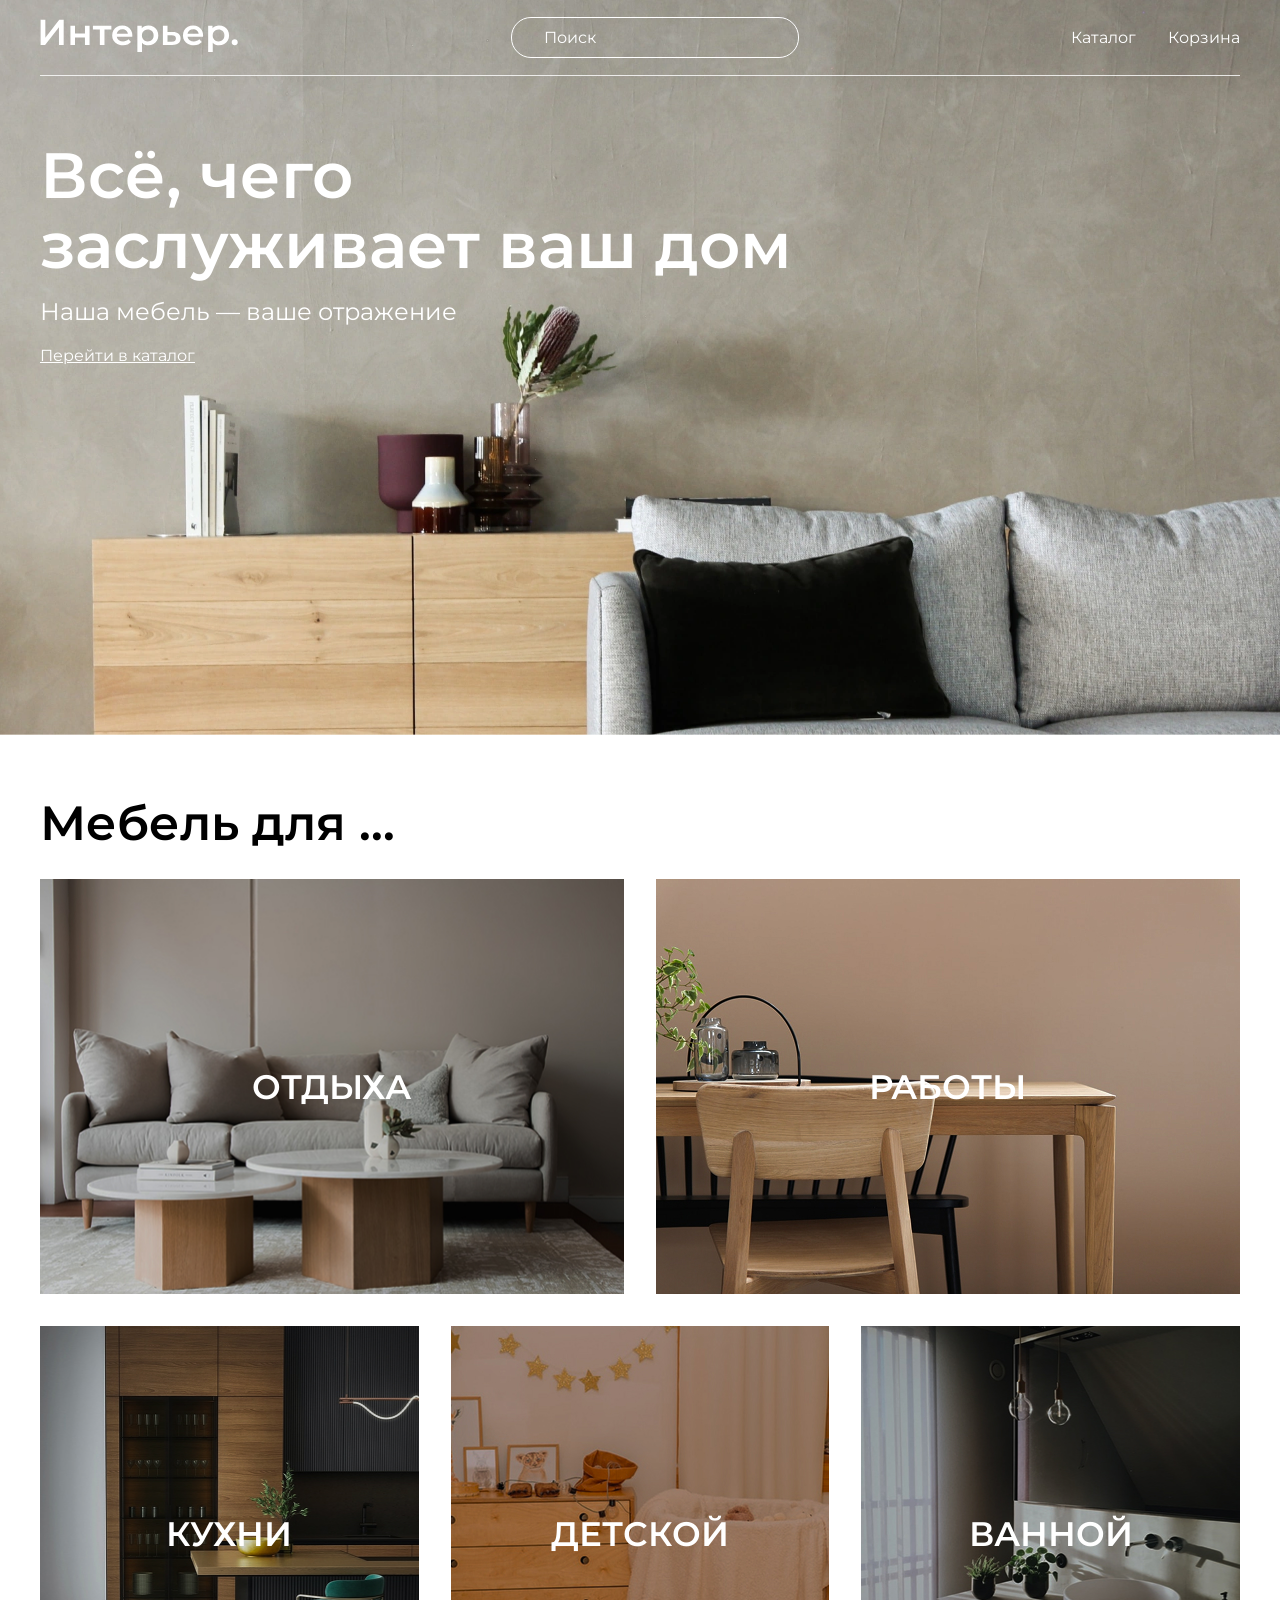
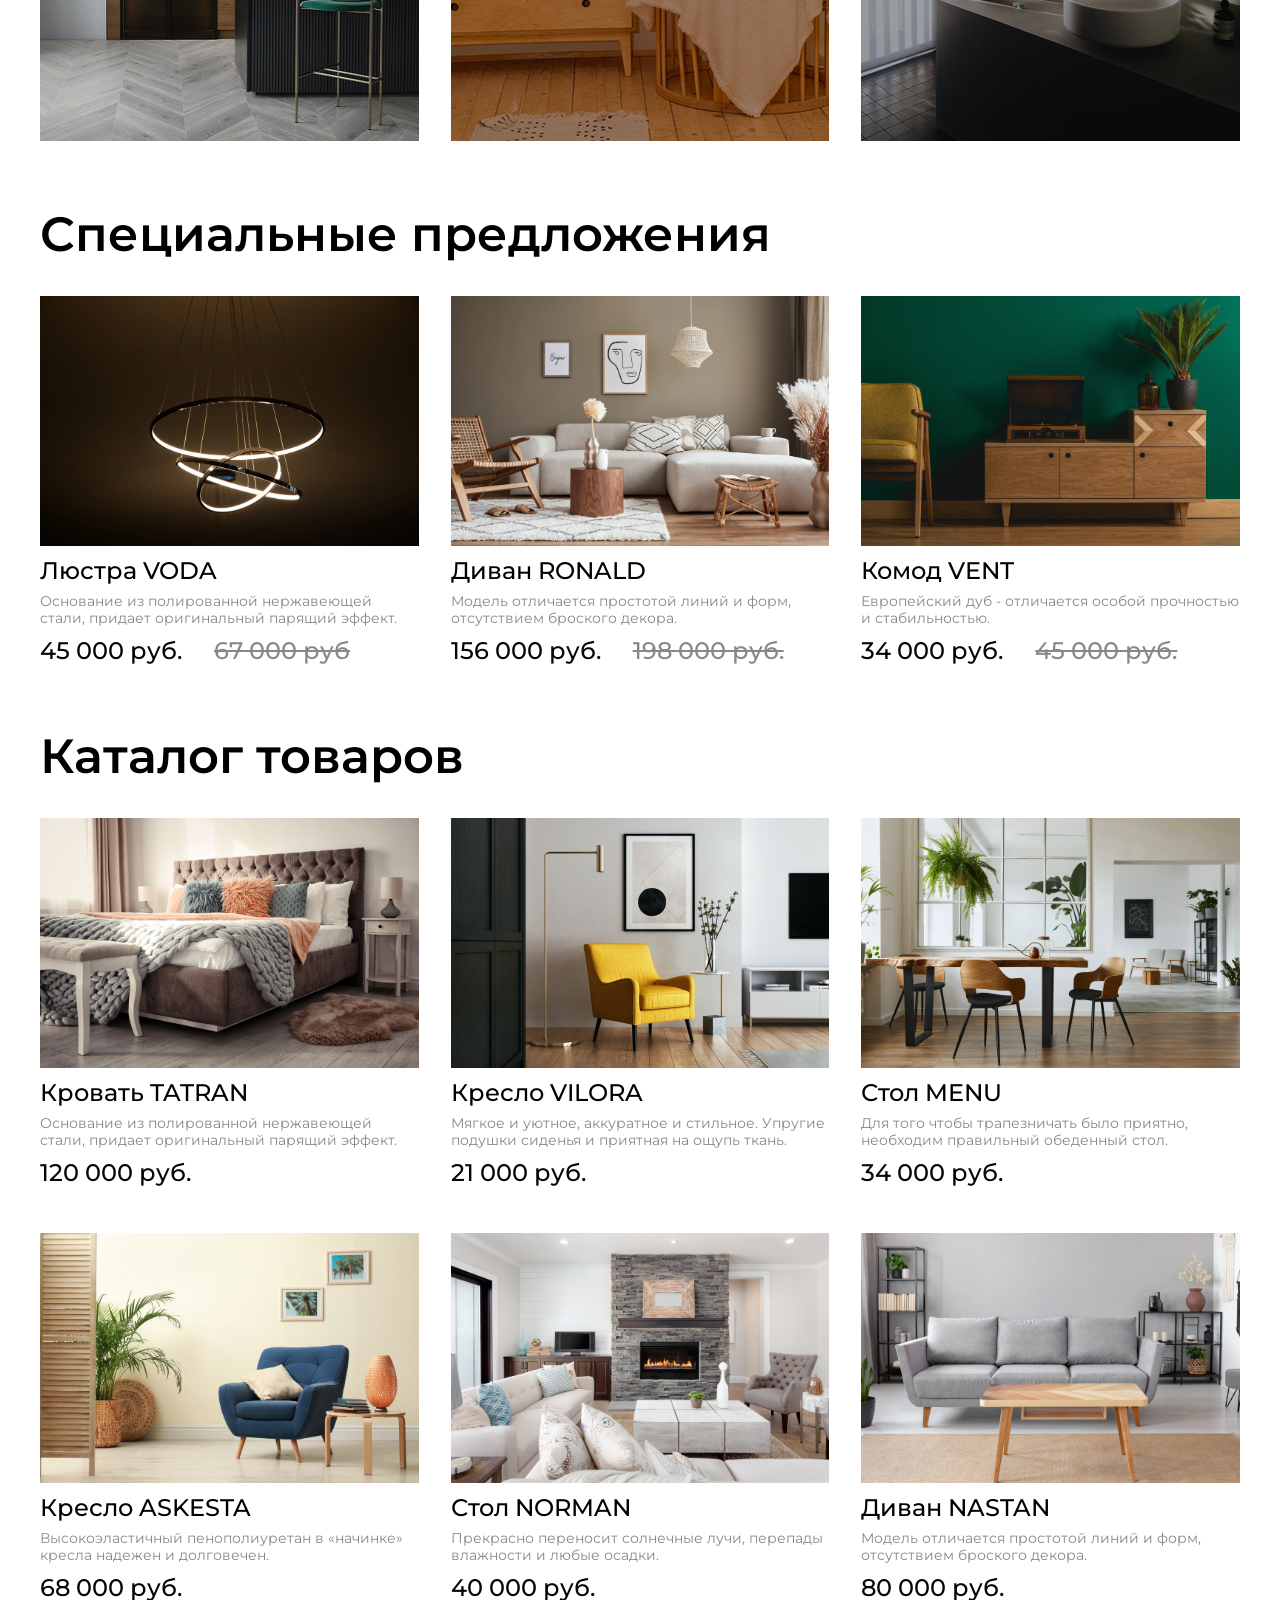
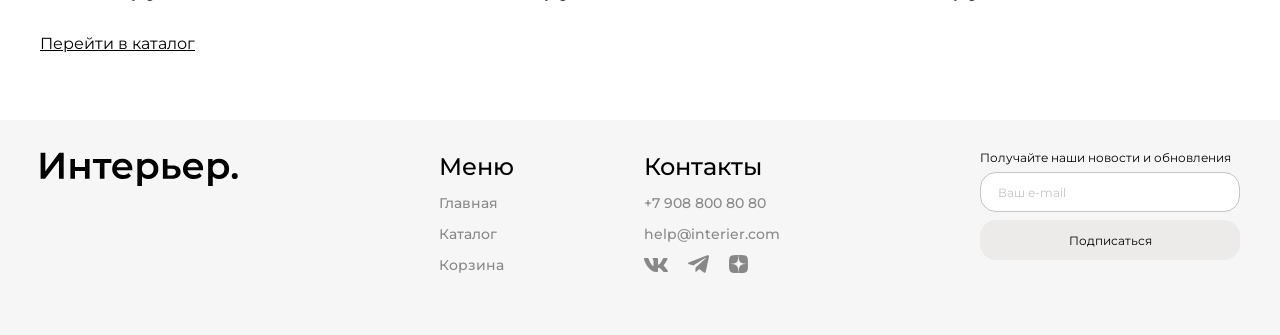
<file: index.html>
<!-- html file here -->
<!DOCTYPE html>
<html lang="ru">

<head>
    <meta charset="UTF-8">
    <meta name="viewport" content="width=device-width, initial-scale=1.0">
    <title>Интернет-магазин</title>
    <link rel="preconnect" href="https://fonts.googleapis.com">
    <link rel="preconnect" href="https://fonts.gstatic.com" crossorigin>
    <link href="https://fonts.googleapis.com/css2?family=Montserrat:ital,wght@0,100..900;1,100..900&display=swap"
        rel="stylesheet">
    <link rel="stylesheet" href="style.css">
</head>

<body>
    <section class="top">
        <header class="header center">
            <a class="logo" href="index.html"><img src="./img/logo.svg" alt="Логотип" class="logo__img"></a>
            <input placeholder="Поиск" class="header__input" type="text">
            <nav class="menu">
                <a class="menu__link" href="catalog.html">Каталог</a>
                <a class="menu__link" href="cart.html">Корзина</a>
            </nav>
            <nav class="menu-mob">
                <ul class="menu-mob__list">
                    <li class="menu-mob__item">
                        <a href="#" class="menu-mob__link">
                            <svg width="20" height="19" viewBox="0 0 20 19" fill="none" xmlns="http://www.w3.org/2000/svg">
<g clip-path="url(#clip0_310_614)">
<path d="M10.0996 1.11316C11.7347 1.06267 13.3279 1.63644 14.5547 2.71863C15.7816 3.80099 16.5504 5.31046 16.7041 6.93933C16.855 8.53827 16.3997 10.133 15.4346 11.4139L18.7686 14.7469C18.8513 14.8297 18.9171 14.9279 18.9619 15.036C19.0067 15.1442 19.0303 15.2607 19.0303 15.3778C19.0303 15.4949 19.0067 15.6114 18.9619 15.7196C18.9171 15.8277 18.8513 15.9259 18.7686 16.0087C18.6858 16.0914 18.5876 16.1572 18.4795 16.202C18.3713 16.2469 18.2548 16.2694 18.1377 16.2694C18.0206 16.2694 17.9041 16.2469 17.7959 16.202C17.6878 16.1572 17.5896 16.0914 17.5068 16.0087L14.1738 12.6747C12.893 13.6424 11.2967 14.0991 9.69629 13.9491C8.06622 13.7962 6.55573 13.0275 5.47266 11.7997C4.38959 10.5718 3.8155 8.97713 3.86719 7.3407C3.919 5.7041 4.59327 4.14806 5.75195 2.99109C6.90958 1.83516 8.46444 1.16376 10.0996 1.11316ZM10.3096 2.91882C9.08288 2.92382 7.90744 3.41275 7.04004 4.28015C6.17266 5.14755 5.68371 6.32302 5.67871 7.54968C5.67378 8.77628 6.15341 9.95557 7.01367 10.83C7.44407 11.2674 7.95698 11.6151 8.52246 11.8534C9.08812 12.0918 9.69574 12.2161 10.3096 12.2186C10.9232 12.2211 11.5312 12.1017 12.0986 11.868C12.6662 11.6343 13.1822 11.2903 13.6162 10.8563C14.0503 10.4223 14.3942 9.90633 14.6279 9.33875C14.8616 8.77131 14.981 8.16333 14.9785 7.54968C14.976 6.93585 14.8516 6.32824 14.6133 5.76257C14.375 5.19707 14.0273 4.68419 13.5898 4.25378C12.7154 3.3935 11.5362 2.91387 10.3096 2.91882Z" fill="white" stroke="white" stroke-width="0.2"/>
</g>
<defs>
<clipPath id="clip0_310_614">
<rect width="19" height="19" fill="white" transform="translate(0.800537)"/>
</clipPath>
</defs>
                            </svg>
                        </a>
                    </li>
                    <li class="menu-mob__item">
                        <a href="catalog.html" class="menu-mob__link">
                            <svg width="20" height="21" viewBox="0 0 20 21" fill="none" xmlns="http://www.w3.org/2000/svg">
<rect x="0.800537" y="0.900024" width="4.57143" height="4.57143" fill="white"/>
<rect x="0.800537" y="8.21436" width="4.57143" height="4.57143" fill="white"/>
<rect x="0.800537" y="15.5286" width="4.57143" height="4.57143" fill="white"/>
<rect x="8.11401" y="8.21436" width="4.57143" height="4.57143" fill="white"/>
<rect x="8.11401" y="15.5286" width="4.57143" height="4.57143" fill="white"/>
<rect x="8.11401" y="0.900024" width="4.57143" height="4.57143" fill="white"/>
<rect x="15.4285" y="8.21436" width="4.57143" height="4.57143" fill="white"/>
<rect x="15.4285" y="15.5286" width="4.57143" height="4.57143" fill="white"/>
<rect x="15.4285" y="0.900024" width="4.57143" height="4.57143" fill="white"/>
                            </svg>
                        </a>
                    </li>
                    <li class="menu-mob__item">
                        <a href="cart.html" class="menu-mob__link">
                            <svg width="25" height="25" viewBox="0 0 25 25" fill="none" xmlns="http://www.w3.org/2000/svg">
                            <path d="M14.5834 20.8333C15.1359 20.8333 15.6658 20.6138 16.0566 20.2231C16.4473 19.8324 16.6667 19.3025 16.6667 18.75C16.6667 18.1974 16.4473 17.6675 16.0566 17.2768C15.6658 16.8861 15.1359 16.6666 14.5834 16.6666C14.0309 16.6666 13.501 16.8861 13.1103 17.2768C12.7196 17.6675 12.5001 18.1974 12.5001 18.75C12.5001 19.3025 12.7196 19.8324 13.1103 20.2231C13.501 20.6138 14.0309 20.8333 14.5834 20.8333ZM7.29174 20.8333C7.84428 20.8333 8.37418 20.6138 8.76488 20.2231C9.15558 19.8324 9.37508 19.3025 9.37508 18.75C9.37508 18.1974 9.15558 17.6675 8.76488 17.2768C8.37418 16.8861 7.84428 16.6666 7.29174 16.6666C6.73921 16.6666 6.20931 16.8861 5.81861 17.2768C5.4279 17.6675 5.20841 18.1974 5.20841 18.75C5.20841 19.3025 5.4279 19.8324 5.81861 20.2231C6.20931 20.6138 6.73921 20.8333 7.29174 20.8333ZM20.873 6.16975C21.133 6.16136 21.3796 6.05217 21.5606 5.86525C21.7416 5.67834 21.8428 5.42836 21.8428 5.16819C21.8428 4.90801 21.7416 4.65804 21.5606 4.47112C21.3796 4.28421 21.133 4.17501 20.873 4.16663H19.674C18.7345 4.16663 17.922 4.81871 17.7178 5.73538L16.4126 11.6125C16.2084 12.5291 15.3959 13.1812 14.4563 13.1812H6.63133L5.12924 7.17079H14.8636C15.1212 7.15904 15.3644 7.04844 15.5425 6.86199C15.7206 6.67555 15.82 6.42761 15.82 6.16975C15.82 5.91189 15.7206 5.66395 15.5425 5.47751C15.3644 5.29106 15.1212 5.18046 14.8636 5.16871H5.12924C4.82473 5.16862 4.5242 5.23796 4.25051 5.37145C3.97682 5.50495 3.73716 5.69909 3.54976 5.93911C3.36236 6.17913 3.23215 6.45872 3.16903 6.75662C3.10591 7.05452 3.11154 7.36289 3.1855 7.65829L4.68758 13.6666C4.79586 14.1002 5.046 14.485 5.39821 14.7601C5.75042 15.0351 6.18447 15.1844 6.63133 15.1843H14.4563C15.368 15.1845 16.2524 14.8736 16.9636 14.3032C17.6748 13.7327 18.1701 12.9368 18.3678 12.0468L19.674 6.16975H20.873Z" fill="white"/>
                            </svg>
                        </a>
                    </li>
                </ul>
            </nav>
        </header>
        <div class="top__content center">
            <h1 class="top__heading">Всё, чего <br>заслуживает ваш дом</h1>
            <p class="top__slogan">Наша мебель — ваше отражение</p>
            <a class="top__link" href="catalog.html">Перейти в каталог</a>
        </div>
    </section>

    <section class="for center">
        <h2 class="for__heading">Мебель для ... </h2>
        <div class="for__content">
            <div class="for__item for__item_1 for__item_big">
                <a class="for__link" href="#">ОТДЫХА</a>
            </div>
            <div class="for__item for__item_2 for__item_big">
                <a class="for__link" href="#">РАБОТЫ</a>
            </div>
            <div class="for__item for__item_3">
                <a class="for__link" href="#">КУХНИ</a>
            </div>
            <div class="for__item for__item_4">
                <a class="for__link" href="#">ДЕТСКОЙ</a>
            </div>
            <div class="for__item for__item_5">
                <a class="for__link" href="#">ВАННОЙ</a>
            </div>
        </div>
    </section>

    <section class="product-box product-box_special center">
        <h2 class="product-box__heading">Специальные предложения</h2>
        <div class="product-content">
            <article class="product">
                <img class="product__img" src="./img/products/product-1.webp" alt="Люстра VODA">
                <div class="product__actions">
                    <button class="product__action-btn product__action-btn_cart" aria-label="Добавить в корзину">
                        <svg class="product__icon" aria-hidden="true" width="24" height="24" viewBox="0 0 24 24" fill="none" xmlns="http://www.w3.org/2000/svg">
                        <g clip-path="url(#clip0_53373_6511)">
                        <path d="M6.99998 8V6C6.99998 4.67392 7.06229 2.93768 7.99998 2C8.93766 1.06232 10.6739 1 12 1C13.3261 1 15.0623 1.06232 16 2C16.9377 2.93768 17 4.67392 17 6V8H20C20.2652 8 20.8124 7.81246 21 8C21.1875 8.18754 21 8.73478 21 9V21C21 21.2652 21.1875 21.8125 21 22C20.8124 22.1875 20.2652 22 20 22H3.99998C3.73476 22 3.18751 22.1875 2.99998 22C2.81244 21.8125 2.99998 21.2652 2.99998 21V9C2.99998 8.73478 2.81244 8.18754 2.99998 8C3.18751 7.81246 3.73476 8 3.99998 8H6.99998ZM6.99998 10H4.99998V20H19V10H17V12H15V10H8.99998V12H6.99998V10ZM8.99998 8H15V6C15 5.20435 14.5626 4.56261 14 4C13.4374 3.43739 12.7956 3 12 3C11.2043 3 10.5626 3.43739 9.99998 4C9.43737 4.56261 8.99998 5.20435 8.99998 6V8Z" fill="#C4C4C4"/>
                        </g>
                        <defs>
                        <clipPath id="clip0_53373_6511">
                        <rect width="24" height="24" fill="white"/>
                        </clipPath>
                        </defs>
                        </svg>
                    </button>
                    <button class="product__action-btn product__action-btn_favorite" aria-label="Добавить в избранное">
                        <svg class="product__icon" aria-hidden="true" width="24" height="24" viewBox="0 0 24 24" fill="none" xmlns="http://www.w3.org/2000/svg">
                        <path d="M12 21C11.355 20.428 10.626 19.833 9.85502 19.2H9.84502C7.13002 16.98 4.05302 14.468 2.69402 11.458C2.24754 10.4998 2.01093 9.45715 2.00001 8.40003C1.99703 6.94951 2.57879 5.55901 3.61383 4.54279C4.64887 3.52657 6.04981 2.97042 7.50002 3.00003C8.68065 3.00189 9.83586 3.34311 10.828 3.98303C11.264 4.26599 11.6584 4.60828 12 5.00003C12.3435 4.60982 12.7381 4.26773 13.173 3.98303C14.1648 3.34298 15.3197 3.00174 16.5 3.00003C17.9502 2.97042 19.3512 3.52657 20.3862 4.54279C21.4213 5.55901 22.003 6.94951 22 8.40003C21.9898 9.45884 21.7532 10.5032 21.306 11.463C19.947 14.473 16.871 16.984 14.156 19.2L14.146 19.208C13.374 19.837 12.646 20.432 12.001 21.008L12 21ZM7.50002 5.00003C6.56853 4.98837 5.67009 5.34487 5.00002 5.99203C4.35441 6.62619 3.99358 7.49507 3.99994 8.40003C4.01135 9.17053 4.18585 9.92988 4.51202 10.628C5.15353 11.9267 6.01913 13.1021 7.06902 14.1C8.06002 15.1 9.20002 16.068 10.186 16.882C10.459 17.107 10.737 17.334 11.015 17.561L11.19 17.704C11.457 17.922 11.733 18.148 12 18.37L12.013 18.358L12.019 18.353H12.025L12.034 18.346H12.039H12.044L12.062 18.331L12.103 18.298L12.11 18.292L12.121 18.284H12.127L12.136 18.276L12.8 17.731L12.974 17.588C13.255 17.359 13.533 17.132 13.806 16.907C14.792 16.093 15.933 15.126 16.924 14.121C17.9741 13.1236 18.8397 11.9485 19.481 10.65C19.8131 9.94583 19.9901 9.17853 20.0001 8.40003C20.0042 7.49786 19.6435 6.63232 19 6.00003C18.3312 5.34995 17.4326 4.99051 16.5 5.00003C15.3619 4.99035 14.274 5.46739 13.51 6.31103L12 8.05103L10.49 6.31103C9.72609 5.46739 8.6381 4.99035 7.50002 5.00003Z" fill="#C4C4C4"/>
                        </svg>
                    </button>
                </div>
                <h3 class="product__heading">Люстра VODA</h3>
                <p class="product__desc">Основание из полированной нержавеющей стали, придает оригинальный парящий
                    эффект.</p>
                <div class="product__price-box">
                    <p class="product__price">45 000 руб.</p>
                    <p class="product__price product__price_old">67 000 руб</p>
                </div>
            </article>
            <article class="product">
                <img class="product__img" src="./img/products/product-2.webp" alt="Диван RONALD">
                <div class="product__actions">
                    <button class="product__action-btn product__action-btn_cart" aria-label="Добавить в корзину">
                        <svg class="product__icon" aria-hidden="true" width="24" height="24" viewBox="0 0 24 24" fill="none" xmlns="http://www.w3.org/2000/svg">
                        <g clip-path="url(#clip0_53373_6512)">
                        <path d="M6.99998 8V6C6.99998 4.67392 7.06229 2.93768 7.99998 2C8.93766 1.06232 10.6739 1 12 1C13.3261 1 15.0623 1.06232 16 2C16.9377 2.93768 17 4.67392 17 6V8H20C20.2652 8 20.8124 7.81246 21 8C21.1875 8.18754 21 8.73478 21 9V21C21 21.2652 21.1875 21.8125 21 22C20.8124 22.1875 20.2652 22 20 22H3.99998C3.73476 22 3.18751 22.1875 2.99998 22C2.81244 21.8125 2.99998 21.2652 2.99998 21V9C2.99998 8.73478 2.81244 8.18754 2.99998 8C3.18751 7.81246 3.73476 8 3.99998 8H6.99998ZM6.99998 10H4.99998V20H19V10H17V12H15V10H8.99998V12H6.99998V10ZM8.99998 8H15V6C15 5.20435 14.5626 4.56261 14 4C13.4374 3.43739 12.7956 3 12 3C11.2043 3 10.5626 3.43739 9.99998 4C9.43737 4.56261 8.99998 5.20435 8.99998 6V8Z" fill="#C4C4C4"/>
                        </g>
                        <defs>
                        <clipPath id="clip0_53373_6512">
                        <rect width="24" height="24" fill="white"/>
                        </clipPath>
                        </defs>
                        </svg>
                    </button>
                    <button class="product__action-btn product__action-btn_favorite" aria-label="Добавить в избранное">
                        <svg class="product__icon" aria-hidden="true" width="24" height="24" viewBox="0 0 24 24" fill="none" xmlns="http://www.w3.org/2000/svg">
                        <path d="M12 21C11.355 20.428 10.626 19.833 9.85502 19.2H9.84502C7.13002 16.98 4.05302 14.468 2.69402 11.458C2.24754 10.4998 2.01093 9.45715 2.00001 8.40003C1.99703 6.94951 2.57879 5.55901 3.61383 4.54279C4.64887 3.52657 6.04981 2.97042 7.50002 3.00003C8.68065 3.00189 9.83586 3.34311 10.828 3.98303C11.264 4.26599 11.6584 4.60828 12 5.00003C12.3435 4.60982 12.7381 4.26773 13.173 3.98303C14.1648 3.34298 15.3197 3.00174 16.5 3.00003C17.9502 2.97042 19.3512 3.52657 20.3862 4.54279C21.4213 5.55901 22.003 6.94951 22 8.40003C21.9898 9.45884 21.7532 10.5032 21.306 11.463C19.947 14.473 16.871 16.984 14.156 19.2L14.146 19.208C13.374 19.837 12.646 20.432 12.001 21.008L12 21ZM7.50002 5.00003C6.56853 4.98837 5.67009 5.34487 5.00002 5.99203C4.35441 6.62619 3.99358 7.49507 3.99994 8.40003C4.01135 9.17053 4.18585 9.92988 4.51202 10.628C5.15353 11.9267 6.01913 13.1021 7.06902 14.1C8.06002 15.1 9.20002 16.068 10.186 16.882C10.459 17.107 10.737 17.334 11.015 17.561L11.19 17.704C11.457 17.922 11.733 18.148 12 18.37L12.013 18.358L12.019 18.353H12.025L12.034 18.346H12.039H12.044L12.062 18.331L12.103 18.298L12.11 18.292L12.121 18.284H12.127L12.136 18.276L12.8 17.731L12.974 17.588C13.255 17.359 13.533 17.132 13.806 16.907C14.792 16.093 15.933 15.126 16.924 14.121C17.9741 13.1236 18.8397 11.9485 19.481 10.65C19.8131 9.94583 19.9901 9.17853 20.0001 8.40003C20.0042 7.49786 19.6435 6.63232 19 6.00003C18.3312 5.34995 17.4326 4.99051 16.5 5.00003C15.3619 4.99035 14.274 5.46739 13.51 6.31103L12 8.05103L10.49 6.31103C9.72609 5.46739 8.6381 4.99035 7.50002 5.00003Z" fill="#C4C4C4"/>
                        </svg>
                    </button>
                </div>
                <h3 class="product__heading">Диван RONALD</h3>
                <p class="product__desc">Модель отличается простотой линий и форм, отсутствием броского декора.</p>
                <div class="product__price-box">
                    <p class="product__price">156 000 руб.</p>
                    <p class="product__price product__price_old">198 000 руб.</p>
                </div>
            </article>
            <article class="product">
                <img class="product__img" src="./img/products/product-3.webp" alt="Комод VENT">
                <div class="product__actions">
                    <button class="product__action-btn product__action-btn_cart" aria-label="Добавить в корзину">
                        <svg class="product__icon" aria-hidden="true" width="24" height="24" viewBox="0 0 24 24" fill="none" xmlns="http://www.w3.org/2000/svg">
                        <g clip-path="url(#clip0_53373_6513)">
                        <path d="M6.99998 8V6C6.99998 4.67392 7.06229 2.93768 7.99998 2C8.93766 1.06232 10.6739 1 12 1C13.3261 1 15.0623 1.06232 16 2C16.9377 2.93768 17 4.67392 17 6V8H20C20.2652 8 20.8124 7.81246 21 8C21.1875 8.18754 21 8.73478 21 9V21C21 21.2652 21.1875 21.8125 21 22C20.8124 22.1875 20.2652 22 20 22H3.99998C3.73476 22 3.18751 22.1875 2.99998 22C2.81244 21.8125 2.99998 21.2652 2.99998 21V9C2.99998 8.73478 2.81244 8.18754 2.99998 8C3.18751 7.81246 3.73476 8 3.99998 8H6.99998ZM6.99998 10H4.99998V20H19V10H17V12H15V10H8.99998V12H6.99998V10ZM8.99998 8H15V6C15 5.20435 14.5626 4.56261 14 4C13.4374 3.43739 12.7956 3 12 3C11.2043 3 10.5626 3.43739 9.99998 4C9.43737 4.56261 8.99998 5.20435 8.99998 6V8Z" fill="#C4C4C4"/>
                        </g>
                        <defs>
                        <clipPath id="clip0_53373_6513">
                        <rect width="24" height="24" fill="white"/>
                        </clipPath>
                        </defs>
                        </svg>
                    </button>
                    <button class="product__action-btn product__action-btn_favorite" aria-label="Добавить в избранное">
                        <svg class="product__icon" aria-hidden="true" width="24" height="24" viewBox="0 0 24 24" fill="none" xmlns="http://www.w3.org/2000/svg">
                        <path d="M12 21C11.355 20.428 10.626 19.833 9.85502 19.2H9.84502C7.13002 16.98 4.05302 14.468 2.69402 11.458C2.24754 10.4998 2.01093 9.45715 2.00001 8.40003C1.99703 6.94951 2.57879 5.55901 3.61383 4.54279C4.64887 3.52657 6.04981 2.97042 7.50002 3.00003C8.68065 3.00189 9.83586 3.34311 10.828 3.98303C11.264 4.26599 11.6584 4.60828 12 5.00003C12.3435 4.60982 12.7381 4.26773 13.173 3.98303C14.1648 3.34298 15.3197 3.00174 16.5 3.00003C17.9502 2.97042 19.3512 3.52657 20.3862 4.54279C21.4213 5.55901 22.003 6.94951 22 8.40003C21.9898 9.45884 21.7532 10.5032 21.306 11.463C19.947 14.473 16.871 16.984 14.156 19.2L14.146 19.208C13.374 19.837 12.646 20.432 12.001 21.008L12 21ZM7.50002 5.00003C6.56853 4.98837 5.67009 5.34487 5.00002 5.99203C4.35441 6.62619 3.99358 7.49507 3.99994 8.40003C4.01135 9.17053 4.18585 9.92988 4.51202 10.628C5.15353 11.9267 6.01913 13.1021 7.06902 14.1C8.06002 15.1 9.20002 16.068 10.186 16.882C10.459 17.107 10.737 17.334 11.015 17.561L11.19 17.704C11.457 17.922 11.733 18.148 12 18.37L12.013 18.358L12.019 18.353H12.025L12.034 18.346H12.039H12.044L12.062 18.331L12.103 18.298L12.11 18.292L12.121 18.284H12.127L12.136 18.276L12.8 17.731L12.974 17.588C13.255 17.359 13.533 17.132 13.806 16.907C14.792 16.093 15.933 15.126 16.924 14.121C17.9741 13.1236 18.8397 11.9485 19.481 10.65C19.8131 9.94583 19.9901 9.17853 20.0001 8.40003C20.0042 7.49786 19.6435 6.63232 19 6.00003C18.3312 5.34995 17.4326 4.99051 16.5 5.00003C15.3619 4.99035 14.274 5.46739 13.51 6.31103L12 8.05103L10.49 6.31103C9.72609 5.46739 8.6381 4.99035 7.50002 5.00003Z" fill="#C4C4C4"/>
                        </svg>
                    </button>
                </div>
                <h3 class="product__heading">Комод VENT</h3>
                <p class="product__desc">Европейский дуб - отличается особой прочностью и стабильностью.</p>
                <div class="product__price-box">
                    <p class="product__price">34 000 руб.</p>
                    <p class="product__price product__price_old">45 000 руб.</p>
                </div>
            </article>
        </div>
    </section>
    <section class="product-box product-box_catalog center">
        <h2 class="product-box__heading">Каталог товаров</h2>
        <div class="product-content">
            <article class="product">
                <img class="product__img" src="./img/products/product-4.webp" alt="Кровать TATRAN">
                <div class="product__actions">
                    <button class="product__action-btn product__action-btn_cart" aria-label="Добавить в корзину">
                        <svg class="product__icon" aria-hidden="true" width="24" height="24" viewBox="0 0 24 24" fill="none" xmlns="http://www.w3.org/2000/svg">
                        <g clip-path="url(#clip0_53373_6514)">
                        <path d="M6.99998 8V6C6.99998 4.67392 7.06229 2.93768 7.99998 2C8.93766 1.06232 10.6739 1 12 1C13.3261 1 15.0623 1.06232 16 2C16.9377 2.93768 17 4.67392 17 6V8H20C20.2652 8 20.8124 7.81246 21 8C21.1875 8.18754 21 8.73478 21 9V21C21 21.2652 21.1875 21.8125 21 22C20.8124 22.1875 20.2652 22 20 22H3.99998C3.73476 22 3.18751 22.1875 2.99998 22C2.81244 21.8125 2.99998 21.2652 2.99998 21V9C2.99998 8.73478 2.81244 8.18754 2.99998 8C3.18751 7.81246 3.73476 8 3.99998 8H6.99998ZM6.99998 10H4.99998V20H19V10H17V12H15V10H8.99998V12H6.99998V10ZM8.99998 8H15V6C15 5.20435 14.5626 4.56261 14 4C13.4374 3.43739 12.7956 3 12 3C11.2043 3 10.5626 3.43739 9.99998 4C9.43737 4.56261 8.99998 5.20435 8.99998 6V8Z" fill="#C4C4C4"/>
                        </g>
                        <defs>
                        <clipPath id="clip0_53373_6514">
                        <rect width="24" height="24" fill="white"/>
                        </clipPath>
                        </defs>
                        </svg>
                    </button>
                    <button class="product__action-btn product__action-btn_favorite" aria-label="Добавить в избранное">
                        <svg class="product__icon" aria-hidden="true" width="24" height="24" viewBox="0 0 24 24" fill="none" xmlns="http://www.w3.org/2000/svg">
                        <path d="M12 21C11.355 20.428 10.626 19.833 9.85502 19.2H9.84502C7.13002 16.98 4.05302 14.468 2.69402 11.458C2.24754 10.4998 2.01093 9.45715 2.00001 8.40003C1.99703 6.94951 2.57879 5.55901 3.61383 4.54279C4.64887 3.52657 6.04981 2.97042 7.50002 3.00003C8.68065 3.00189 9.83586 3.34311 10.828 3.98303C11.264 4.26599 11.6584 4.60828 12 5.00003C12.3435 4.60982 12.7381 4.26773 13.173 3.98303C14.1648 3.34298 15.3197 3.00174 16.5 3.00003C17.9502 2.97042 19.3512 3.52657 20.3862 4.54279C21.4213 5.55901 22.003 6.94951 22 8.40003C21.9898 9.45884 21.7532 10.5032 21.306 11.463C19.947 14.473 16.871 16.984 14.156 19.2L14.146 19.208C13.374 19.837 12.646 20.432 12.001 21.008L12 21ZM7.50002 5.00003C6.56853 4.98837 5.67009 5.34487 5.00002 5.99203C4.35441 6.62619 3.99358 7.49507 3.99994 8.40003C4.01135 9.17053 4.18585 9.92988 4.51202 10.628C5.15353 11.9267 6.01913 13.1021 7.06902 14.1C8.06002 15.1 9.20002 16.068 10.186 16.882C10.459 17.107 10.737 17.334 11.015 17.561L11.19 17.704C11.457 17.922 11.733 18.148 12 18.37L12.013 18.358L12.019 18.353H12.025L12.034 18.346H12.039H12.044L12.062 18.331L12.103 18.298L12.11 18.292L12.121 18.284H12.127L12.136 18.276L12.8 17.731L12.974 17.588C13.255 17.359 13.533 17.132 13.806 16.907C14.792 16.093 15.933 15.126 16.924 14.121C17.9741 13.1236 18.8397 11.9485 19.481 10.65C19.8131 9.94583 19.9901 9.17853 20.0001 8.40003C20.0042 7.49786 19.6435 6.63232 19 6.00003C18.3312 5.34995 17.4326 4.99051 16.5 5.00003C15.3619 4.99035 14.274 5.46739 13.51 6.31103L12 8.05103L10.49 6.31103C9.72609 5.46739 8.6381 4.99035 7.50002 5.00003Z" fill="#C4C4C4"/>
                        </svg>
                    </button>
                </div>
                <h3 class="product__heading">Кровать TATRAN</h3>
                <p class="product__desc">Основание из полированной нержавеющей стали, придает оригинальный парящий
                    эффект.</p>
                <p class="product__price">120 000 руб.</p>
            </article>
            <article class="product">
                <img class="product__img" src="./img/products/product-5.jpg" alt="Кресло VILORA">
                <div class="product__actions">
                    <button class="product__action-btn product__action-btn_cart" aria-label="Добавить в корзину">
                        <svg class="product__icon" aria-hidden="true" width="24" height="24" viewBox="0 0 24 24" fill="none" xmlns="http://www.w3.org/2000/svg">
                        <g clip-path="url(#clip0_53373_6515">
                        <path d="M6.99998 8V6C6.99998 4.67392 7.06229 2.93768 7.99998 2C8.93766 1.06232 10.6739 1 12 1C13.3261 1 15.0623 1.06232 16 2C16.9377 2.93768 17 4.67392 17 6V8H20C20.2652 8 20.8124 7.81246 21 8C21.1875 8.18754 21 8.73478 21 9V21C21 21.2652 21.1875 21.8125 21 22C20.8124 22.1875 20.2652 22 20 22H3.99998C3.73476 22 3.18751 22.1875 2.99998 22C2.81244 21.8125 2.99998 21.2652 2.99998 21V9C2.99998 8.73478 2.81244 8.18754 2.99998 8C3.18751 7.81246 3.73476 8 3.99998 8H6.99998ZM6.99998 10H4.99998V20H19V10H17V12H15V10H8.99998V12H6.99998V10ZM8.99998 8H15V6C15 5.20435 14.5626 4.56261 14 4C13.4374 3.43739 12.7956 3 12 3C11.2043 3 10.5626 3.43739 9.99998 4C9.43737 4.56261 8.99998 5.20435 8.99998 6V8Z" fill="#C4C4C4"/>
                        </g>
                        <defs>
                        <clipPath id="clip0_53373_6515">
                        <rect width="24" height="24" fill="white"/>
                        </clipPath>
                        </defs>
                        </svg>
                    </button>
                    <button class="product__action-btn product__action-btn_favorite" aria-label="Добавить в избранное">
                        <svg class="product__icon" aria-hidden="true" width="24" height="24" viewBox="0 0 24 24" fill="none" xmlns="http://www.w3.org/2000/svg">
                        <path d="M12 21C11.355 20.428 10.626 19.833 9.85502 19.2H9.84502C7.13002 16.98 4.05302 14.468 2.69402 11.458C2.24754 10.4998 2.01093 9.45715 2.00001 8.40003C1.99703 6.94951 2.57879 5.55901 3.61383 4.54279C4.64887 3.52657 6.04981 2.97042 7.50002 3.00003C8.68065 3.00189 9.83586 3.34311 10.828 3.98303C11.264 4.26599 11.6584 4.60828 12 5.00003C12.3435 4.60982 12.7381 4.26773 13.173 3.98303C14.1648 3.34298 15.3197 3.00174 16.5 3.00003C17.9502 2.97042 19.3512 3.52657 20.3862 4.54279C21.4213 5.55901 22.003 6.94951 22 8.40003C21.9898 9.45884 21.7532 10.5032 21.306 11.463C19.947 14.473 16.871 16.984 14.156 19.2L14.146 19.208C13.374 19.837 12.646 20.432 12.001 21.008L12 21ZM7.50002 5.00003C6.56853 4.98837 5.67009 5.34487 5.00002 5.99203C4.35441 6.62619 3.99358 7.49507 3.99994 8.40003C4.01135 9.17053 4.18585 9.92988 4.51202 10.628C5.15353 11.9267 6.01913 13.1021 7.06902 14.1C8.06002 15.1 9.20002 16.068 10.186 16.882C10.459 17.107 10.737 17.334 11.015 17.561L11.19 17.704C11.457 17.922 11.733 18.148 12 18.37L12.013 18.358L12.019 18.353H12.025L12.034 18.346H12.039H12.044L12.062 18.331L12.103 18.298L12.11 18.292L12.121 18.284H12.127L12.136 18.276L12.8 17.731L12.974 17.588C13.255 17.359 13.533 17.132 13.806 16.907C14.792 16.093 15.933 15.126 16.924 14.121C17.9741 13.1236 18.8397 11.9485 19.481 10.65C19.8131 9.94583 19.9901 9.17853 20.0001 8.40003C20.0042 7.49786 19.6435 6.63232 19 6.00003C18.3312 5.34995 17.4326 4.99051 16.5 5.00003C15.3619 4.99035 14.274 5.46739 13.51 6.31103L12 8.05103L10.49 6.31103C9.72609 5.46739 8.6381 4.99035 7.50002 5.00003Z" fill="#C4C4C4"/>
                        </svg>
                    </button>
                </div>
                <h3 class="product__heading">Кресло VILORA</h3>
                <p class="product__desc">Мягкое и уютное, аккуратное и стильное. Упругие подушки сиденья и приятная на
                    ощупь ткань.</p>
                <p class="product__price">21 000 руб.</p>
            </article>
            <article class="product">
                <img class="product__img" src="./img/products/product-6.webp" alt="Стол MENU">
                <div class="product__actions">
                    <button class="product__action-btn product__action-btn_cart" aria-label="Добавить в корзину">
                        <svg class="product__icon" aria-hidden="true" width="24" height="24" viewBox="0 0 24 24" fill="none" xmlns="http://www.w3.org/2000/svg">
                        <g clip-path="url(#clip0_53373_6516">
                        <path d="M6.99998 8V6C6.99998 4.67392 7.06229 2.93768 7.99998 2C8.93766 1.06232 10.6739 1 12 1C13.3261 1 15.0623 1.06232 16 2C16.9377 2.93768 17 4.67392 17 6V8H20C20.2652 8 20.8124 7.81246 21 8C21.1875 8.18754 21 8.73478 21 9V21C21 21.2652 21.1875 21.8125 21 22C20.8124 22.1875 20.2652 22 20 22H3.99998C3.73476 22 3.18751 22.1875 2.99998 22C2.81244 21.8125 2.99998 21.2652 2.99998 21V9C2.99998 8.73478 2.81244 8.18754 2.99998 8C3.18751 7.81246 3.73476 8 3.99998 8H6.99998ZM6.99998 10H4.99998V20H19V10H17V12H15V10H8.99998V12H6.99998V10ZM8.99998 8H15V6C15 5.20435 14.5626 4.56261 14 4C13.4374 3.43739 12.7956 3 12 3C11.2043 3 10.5626 3.43739 9.99998 4C9.43737 4.56261 8.99998 5.20435 8.99998 6V8Z" fill="#C4C4C4"/>
                        </g>
                        <defs>
                        <clipPath id="clip0_53373_6516">
                        <rect width="24" height="24" fill="white"/>
                        </clipPath>
                        </defs>
                        </svg>
                    </button>
                    <button class="product__action-btn product__action-btn_favorite" aria-label="Добавить в избранное">
                        <svg class="product__icon" aria-hidden="true" width="24" height="24" viewBox="0 0 24 24" fill="none" xmlns="http://www.w3.org/2000/svg">
                        <path d="M12 21C11.355 20.428 10.626 19.833 9.85502 19.2H9.84502C7.13002 16.98 4.05302 14.468 2.69402 11.458C2.24754 10.4998 2.01093 9.45715 2.00001 8.40003C1.99703 6.94951 2.57879 5.55901 3.61383 4.54279C4.64887 3.52657 6.04981 2.97042 7.50002 3.00003C8.68065 3.00189 9.83586 3.34311 10.828 3.98303C11.264 4.26599 11.6584 4.60828 12 5.00003C12.3435 4.60982 12.7381 4.26773 13.173 3.98303C14.1648 3.34298 15.3197 3.00174 16.5 3.00003C17.9502 2.97042 19.3512 3.52657 20.3862 4.54279C21.4213 5.55901 22.003 6.94951 22 8.40003C21.9898 9.45884 21.7532 10.5032 21.306 11.463C19.947 14.473 16.871 16.984 14.156 19.2L14.146 19.208C13.374 19.837 12.646 20.432 12.001 21.008L12 21ZM7.50002 5.00003C6.56853 4.98837 5.67009 5.34487 5.00002 5.99203C4.35441 6.62619 3.99358 7.49507 3.99994 8.40003C4.01135 9.17053 4.18585 9.92988 4.51202 10.628C5.15353 11.9267 6.01913 13.1021 7.06902 14.1C8.06002 15.1 9.20002 16.068 10.186 16.882C10.459 17.107 10.737 17.334 11.015 17.561L11.19 17.704C11.457 17.922 11.733 18.148 12 18.37L12.013 18.358L12.019 18.353H12.025L12.034 18.346H12.039H12.044L12.062 18.331L12.103 18.298L12.11 18.292L12.121 18.284H12.127L12.136 18.276L12.8 17.731L12.974 17.588C13.255 17.359 13.533 17.132 13.806 16.907C14.792 16.093 15.933 15.126 16.924 14.121C17.9741 13.1236 18.8397 11.9485 19.481 10.65C19.8131 9.94583 19.9901 9.17853 20.0001 8.40003C20.0042 7.49786 19.6435 6.63232 19 6.00003C18.3312 5.34995 17.4326 4.99051 16.5 5.00003C15.3619 4.99035 14.274 5.46739 13.51 6.31103L12 8.05103L10.49 6.31103C9.72609 5.46739 8.6381 4.99035 7.50002 5.00003Z" fill="#C4C4C4"/>
                        </svg>
                    </button>
                </div>
                <h3 class="product__heading">Стол MENU</h3>
                <p class="product__desc">Для того чтобы трапезничать было приятно, необходим правильный обеденный стол.
                </p>
                <p class="product__price">34 000 руб.</p>
            </article>
            <article class="product">
                <img class="product__img" src="./img/products/product-7.webp" alt="Кресло ASKESTA">
                <div class="product__actions">
                    <button class="product__action-btn product__action-btn_cart" aria-label="Добавить в корзину">
                        <svg class="product__icon" aria-hidden="true" width="24" height="24" viewBox="0 0 24 24" fill="none" xmlns="http://www.w3.org/2000/svg">
                        <g clip-path="url(#clip0_53373_6517">
                        <path d="M6.99998 8V6C6.99998 4.67392 7.06229 2.93768 7.99998 2C8.93766 1.06232 10.6739 1 12 1C13.3261 1 15.0623 1.06232 16 2C16.9377 2.93768 17 4.67392 17 6V8H20C20.2652 8 20.8124 7.81246 21 8C21.1875 8.18754 21 8.73478 21 9V21C21 21.2652 21.1875 21.8125 21 22C20.8124 22.1875 20.2652 22 20 22H3.99998C3.73476 22 3.18751 22.1875 2.99998 22C2.81244 21.8125 2.99998 21.2652 2.99998 21V9C2.99998 8.73478 2.81244 8.18754 2.99998 8C3.18751 7.81246 3.73476 8 3.99998 8H6.99998ZM6.99998 10H4.99998V20H19V10H17V12H15V10H8.99998V12H6.99998V10ZM8.99998 8H15V6C15 5.20435 14.5626 4.56261 14 4C13.4374 3.43739 12.7956 3 12 3C11.2043 3 10.5626 3.43739 9.99998 4C9.43737 4.56261 8.99998 5.20435 8.99998 6V8Z" fill="#C4C4C4"/>
                        </g>
                        <defs>
                        <clipPath id="clip0_53373_6517">
                        <rect width="24" height="24" fill="white"/>
                        </clipPath>
                        </defs>
                        </svg>
                    </button>
                    <button class="product__action-btn product__action-btn_favorite" aria-label="Добавить в избранное">
                        <svg class="product__icon" aria-hidden="true" width="24" height="24" viewBox="0 0 24 24" fill="none" xmlns="http://www.w3.org/2000/svg">
                        <path d="M12 21C11.355 20.428 10.626 19.833 9.85502 19.2H9.84502C7.13002 16.98 4.05302 14.468 2.69402 11.458C2.24754 10.4998 2.01093 9.45715 2.00001 8.40003C1.99703 6.94951 2.57879 5.55901 3.61383 4.54279C4.64887 3.52657 6.04981 2.97042 7.50002 3.00003C8.68065 3.00189 9.83586 3.34311 10.828 3.98303C11.264 4.26599 11.6584 4.60828 12 5.00003C12.3435 4.60982 12.7381 4.26773 13.173 3.98303C14.1648 3.34298 15.3197 3.00174 16.5 3.00003C17.9502 2.97042 19.3512 3.52657 20.3862 4.54279C21.4213 5.55901 22.003 6.94951 22 8.40003C21.9898 9.45884 21.7532 10.5032 21.306 11.463C19.947 14.473 16.871 16.984 14.156 19.2L14.146 19.208C13.374 19.837 12.646 20.432 12.001 21.008L12 21ZM7.50002 5.00003C6.56853 4.98837 5.67009 5.34487 5.00002 5.99203C4.35441 6.62619 3.99358 7.49507 3.99994 8.40003C4.01135 9.17053 4.18585 9.92988 4.51202 10.628C5.15353 11.9267 6.01913 13.1021 7.06902 14.1C8.06002 15.1 9.20002 16.068 10.186 16.882C10.459 17.107 10.737 17.334 11.015 17.561L11.19 17.704C11.457 17.922 11.733 18.148 12 18.37L12.013 18.358L12.019 18.353H12.025L12.034 18.346H12.039H12.044L12.062 18.331L12.103 18.298L12.11 18.292L12.121 18.284H12.127L12.136 18.276L12.8 17.731L12.974 17.588C13.255 17.359 13.533 17.132 13.806 16.907C14.792 16.093 15.933 15.126 16.924 14.121C17.9741 13.1236 18.8397 11.9485 19.481 10.65C19.8131 9.94583 19.9901 9.17853 20.0001 8.40003C20.0042 7.49786 19.6435 6.63232 19 6.00003C18.3312 5.34995 17.4326 4.99051 16.5 5.00003C15.3619 4.99035 14.274 5.46739 13.51 6.31103L12 8.05103L10.49 6.31103C9.72609 5.46739 8.6381 4.99035 7.50002 5.00003Z" fill="#C4C4C4"/>
                        </svg>
                    </button>
                </div>
                <h3 class="product__heading">Кресло ASKESTA</h3>
                <p class="product__desc">Высокоэластичный пенополиуретан в «начинке» кресла надежен и долговечен.</p>
                <p class="product__price">68 000 руб.</p>
            </article>
            <article class="product">
                <img class="product__img" src="./img/products/product-8.webp" alt="Стол NORMAN">
                <div class="product__actions">
                    <button class="product__action-btn product__action-btn_cart" aria-label="Добавить в корзину">
                        <svg class="product__icon" aria-hidden="true" width="24" height="24" viewBox="0 0 24 24" fill="none" xmlns="http://www.w3.org/2000/svg">
                        <g clip-path="url(#clip0_53373_6518">
                        <path d="M6.99998 8V6C6.99998 4.67392 7.06229 2.93768 7.99998 2C8.93766 1.06232 10.6739 1 12 1C13.3261 1 15.0623 1.06232 16 2C16.9377 2.93768 17 4.67392 17 6V8H20C20.2652 8 20.8124 7.81246 21 8C21.1875 8.18754 21 8.73478 21 9V21C21 21.2652 21.1875 21.8125 21 22C20.8124 22.1875 20.2652 22 20 22H3.99998C3.73476 22 3.18751 22.1875 2.99998 22C2.81244 21.8125 2.99998 21.2652 2.99998 21V9C2.99998 8.73478 2.81244 8.18754 2.99998 8C3.18751 7.81246 3.73476 8 3.99998 8H6.99998ZM6.99998 10H4.99998V20H19V10H17V12H15V10H8.99998V12H6.99998V10ZM8.99998 8H15V6C15 5.20435 14.5626 4.56261 14 4C13.4374 3.43739 12.7956 3 12 3C11.2043 3 10.5626 3.43739 9.99998 4C9.43737 4.56261 8.99998 5.20435 8.99998 6V8Z" fill="#C4C4C4"/>
                        </g>
                        <defs>
                        <clipPath id="clip0_53373_6518">
                        <rect width="24" height="24" fill="white"/>
                        </clipPath>
                        </defs>
                        </svg>
                    </button>
                    <button class="product__action-btn product__action-btn_favorite" aria-label="Добавить в избранное">
                        <svg class="product__icon" aria-hidden="true" width="24" height="24" viewBox="0 0 24 24" fill="none" xmlns="http://www.w3.org/2000/svg">
                        <path d="M12 21C11.355 20.428 10.626 19.833 9.85502 19.2H9.84502C7.13002 16.98 4.05302 14.468 2.69402 11.458C2.24754 10.4998 2.01093 9.45715 2.00001 8.40003C1.99703 6.94951 2.57879 5.55901 3.61383 4.54279C4.64887 3.52657 6.04981 2.97042 7.50002 3.00003C8.68065 3.00189 9.83586 3.34311 10.828 3.98303C11.264 4.26599 11.6584 4.60828 12 5.00003C12.3435 4.60982 12.7381 4.26773 13.173 3.98303C14.1648 3.34298 15.3197 3.00174 16.5 3.00003C17.9502 2.97042 19.3512 3.52657 20.3862 4.54279C21.4213 5.55901 22.003 6.94951 22 8.40003C21.9898 9.45884 21.7532 10.5032 21.306 11.463C19.947 14.473 16.871 16.984 14.156 19.2L14.146 19.208C13.374 19.837 12.646 20.432 12.001 21.008L12 21ZM7.50002 5.00003C6.56853 4.98837 5.67009 5.34487 5.00002 5.99203C4.35441 6.62619 3.99358 7.49507 3.99994 8.40003C4.01135 9.17053 4.18585 9.92988 4.51202 10.628C5.15353 11.9267 6.01913 13.1021 7.06902 14.1C8.06002 15.1 9.20002 16.068 10.186 16.882C10.459 17.107 10.737 17.334 11.015 17.561L11.19 17.704C11.457 17.922 11.733 18.148 12 18.37L12.013 18.358L12.019 18.353H12.025L12.034 18.346H12.039H12.044L12.062 18.331L12.103 18.298L12.11 18.292L12.121 18.284H12.127L12.136 18.276L12.8 17.731L12.974 17.588C13.255 17.359 13.533 17.132 13.806 16.907C14.792 16.093 15.933 15.126 16.924 14.121C17.9741 13.1236 18.8397 11.9485 19.481 10.65C19.8131 9.94583 19.9901 9.17853 20.0001 8.40003C20.0042 7.49786 19.6435 6.63232 19 6.00003C18.3312 5.34995 17.4326 4.99051 16.5 5.00003C15.3619 4.99035 14.274 5.46739 13.51 6.31103L12 8.05103L10.49 6.31103C9.72609 5.46739 8.6381 4.99035 7.50002 5.00003Z" fill="#C4C4C4"/>
                        </svg>
                    </button>
                </div>
                <h3 class="product__heading">Стол NORMAN</h3>
                <p class="product__desc">Прекрасно переносит солнечные лучи, перепады влажности и любые осадки.</p>
                <p class="product__price">40 000 руб.</p>
            </article>
            <article class="product">
                <img class="product__img" src="./img/products/product-9.webp" alt="Диван NASTAN">
                <div class="product__actions">
                    <button class="product__action-btn product__action-btn_cart" aria-label="Добавить в корзину">
                        <svg class="product__icon" aria-hidden="true" width="24" height="24" viewBox="0 0 24 24" fill="none" xmlns="http://www.w3.org/2000/svg">
                        <g clip-path="url(#clip0_53373_6519">
                        <path d="M6.99998 8V6C6.99998 4.67392 7.06229 2.93768 7.99998 2C8.93766 1.06232 10.6739 1 12 1C13.3261 1 15.0623 1.06232 16 2C16.9377 2.93768 17 4.67392 17 6V8H20C20.2652 8 20.8124 7.81246 21 8C21.1875 8.18754 21 8.73478 21 9V21C21 21.2652 21.1875 21.8125 21 22C20.8124 22.1875 20.2652 22 20 22H3.99998C3.73476 22 3.18751 22.1875 2.99998 22C2.81244 21.8125 2.99998 21.2652 2.99998 21V9C2.99998 8.73478 2.81244 8.18754 2.99998 8C3.18751 7.81246 3.73476 8 3.99998 8H6.99998ZM6.99998 10H4.99998V20H19V10H17V12H15V10H8.99998V12H6.99998V10ZM8.99998 8H15V6C15 5.20435 14.5626 4.56261 14 4C13.4374 3.43739 12.7956 3 12 3C11.2043 3 10.5626 3.43739 9.99998 4C9.43737 4.56261 8.99998 5.20435 8.99998 6V8Z" fill="#C4C4C4"/>
                        </g>
                        <defs>
                        <clipPath id="clip0_53373_6519">
                        <rect width="24" height="24" fill="white"/>
                        </clipPath>
                        </defs>
                        </svg>
                    </button>
                    <button class="product__action-btn product__action-btn_favorite" aria-label="Добавить в избранное">
                        <svg class="product__icon" aria-hidden="true" width="24" height="24" viewBox="0 0 24 24" fill="none" xmlns="http://www.w3.org/2000/svg">
                        <path d="M12 21C11.355 20.428 10.626 19.833 9.85502 19.2H9.84502C7.13002 16.98 4.05302 14.468 2.69402 11.458C2.24754 10.4998 2.01093 9.45715 2.00001 8.40003C1.99703 6.94951 2.57879 5.55901 3.61383 4.54279C4.64887 3.52657 6.04981 2.97042 7.50002 3.00003C8.68065 3.00189 9.83586 3.34311 10.828 3.98303C11.264 4.26599 11.6584 4.60828 12 5.00003C12.3435 4.60982 12.7381 4.26773 13.173 3.98303C14.1648 3.34298 15.3197 3.00174 16.5 3.00003C17.9502 2.97042 19.3512 3.52657 20.3862 4.54279C21.4213 5.55901 22.003 6.94951 22 8.40003C21.9898 9.45884 21.7532 10.5032 21.306 11.463C19.947 14.473 16.871 16.984 14.156 19.2L14.146 19.208C13.374 19.837 12.646 20.432 12.001 21.008L12 21ZM7.50002 5.00003C6.56853 4.98837 5.67009 5.34487 5.00002 5.99203C4.35441 6.62619 3.99358 7.49507 3.99994 8.40003C4.01135 9.17053 4.18585 9.92988 4.51202 10.628C5.15353 11.9267 6.01913 13.1021 7.06902 14.1C8.06002 15.1 9.20002 16.068 10.186 16.882C10.459 17.107 10.737 17.334 11.015 17.561L11.19 17.704C11.457 17.922 11.733 18.148 12 18.37L12.013 18.358L12.019 18.353H12.025L12.034 18.346H12.039H12.044L12.062 18.331L12.103 18.298L12.11 18.292L12.121 18.284H12.127L12.136 18.276L12.8 17.731L12.974 17.588C13.255 17.359 13.533 17.132 13.806 16.907C14.792 16.093 15.933 15.126 16.924 14.121C17.9741 13.1236 18.8397 11.9485 19.481 10.65C19.8131 9.94583 19.9901 9.17853 20.0001 8.40003C20.0042 7.49786 19.6435 6.63232 19 6.00003C18.3312 5.34995 17.4326 4.99051 16.5 5.00003C15.3619 4.99035 14.274 5.46739 13.51 6.31103L12 8.05103L10.49 6.31103C9.72609 5.46739 8.6381 4.99035 7.50002 5.00003Z" fill="#C4C4C4"/>
                        </svg>
                    </button>
                </div>
                <h3 class="product__heading">Диван NASTAN</h3>
                <p class="product__desc">Модель отличается простотой линий и форм, отсутствием броского декора.</p>
                <p class="product__price">80 000 руб.</p>
            </article>

        </div>
        <a class="link-box" href="catalog.html">Перейти в каталог</a>
    </section>

    <footer class="footer">
        <div class="footer-conteiner center">
            <a href="index.html" class="footer__logo"><img class="logo__img" src="./img/Интерьер..svg" alt="logo"></a>
            <div class="footer__info">
                <div class="footer__item footer__item_menu-block">
                    <h4 class="footer__heading footer__heading_menu">Меню</h4>
                    <nav class="footer__menu">
                        <ul class="footer__menu-list">
                            <li class="footer__menu-item"><a class="footer__link" href="index.html">Главная</a></li>
                            <li class="footer__menu-item"><a class="footer__link" href="catalog.html">Каталог</a></li>
                            <li class="footer__menu-item"><a class="footer__link" href="cart.html">Корзина</a></li>
                        </ul>
                    </nav>
                </div>
                <div class="footer__item footer__item_contacts">
                    <h4 class="footer__heading">Контакты</h4>
                    <ul class="footer__contacts-list">
                        <li class="footer__contacts-item"><a class="footer__link" href="">+7 908 800 80 80</a></li>
                        <li class="footer__contacts-item"><a class="footer__link" href="">help@interier.com</a></li>
                        <li class="footer__contacts-item">
                            <div class="footer__icons">
                                <a class="footer__icon-link" href="">
                                    <!-- <img class="footer__icon-img" src="./img/vk.svg" alt="Логотип ВК"> -->
                                    <svg class="footer__icon-img" width="24" height="14" viewBox="0 0 24 14" fill="none"
                                        xmlns="http://www.w3.org/2000/svg">
                                        <path fill-rule="evenodd" clip-rule="evenodd"
                                            d="M23.45 0.948C23.616 0.402 23.45 0 22.655 0H20.03C19.362 0 19.054 0.347 18.887 0.73C18.887 0.73 17.552 3.926 15.661 6.002C15.049 6.604 14.771 6.795 14.437 6.795C14.27 6.795 14.019 6.604 14.019 6.057V0.948C14.019 0.292 13.835 0 13.279 0H9.151C8.734 0 8.483 0.304 8.483 0.593C8.483 1.214 9.429 1.358 9.526 3.106V6.904C9.526 7.737 9.373 7.888 9.039 7.888C8.149 7.888 5.984 4.677 4.699 1.003C4.45 0.288 4.198 0 3.527 0H0.9C0.15 0 0 0.347 0 0.73C0 1.412 0.89 4.8 4.145 9.281C6.315 12.341 9.37 14 12.153 14C13.822 14 14.028 13.632 14.028 12.997V10.684C14.028 9.947 14.186 9.8 14.715 9.8C15.105 9.8 15.772 9.992 17.33 11.467C19.11 13.216 19.403 14 20.405 14H23.03C23.78 14 24.156 13.632 23.94 12.904C23.702 12.18 22.852 11.129 21.725 9.882C21.113 9.172 20.195 8.407 19.916 8.024C19.527 7.533 19.638 7.314 19.916 6.877C19.916 6.877 23.116 2.451 23.449 0.948H23.45Z"
                                            fill="#888888" />
                                    </svg>
                                </a>
                                <a class="footer__icon-link" href="">
                                    <!-- <img class="footer__icon-img" src="./img/telegram.svg" alt="Логотип Телеграм"> -->
                                    <svg class="footer__icon-img" width="21" height="18" viewBox="0 0 21 18" fill="none"
                                        xmlns="http://www.w3.org/2000/svg">
                                        <path
                                            d="M19.2957 0.363004L0.690684 7.57461C-0.0580144 7.91045 -0.311245 8.58298 0.509724 8.94798L5.28271 10.4727L16.8232 3.30353C17.4533 2.85347 18.0984 2.97348 17.5433 3.46858L7.63159 12.4893L7.32024 16.3069C7.60862 16.8964 8.13666 16.8991 8.47348 16.6061L11.2157 13.998L15.9122 17.533C17.003 18.1821 17.5965 17.7632 17.8312 16.5735L20.9117 1.91163C21.2315 0.447168 20.6861 -0.19809 19.2957 0.363004Z"
                                            fill="#888888" />
                                    </svg>
                                </a>
                                <a class="footer__icon-link" href="">
                                    <!-- <img class="footer__icon-img" src="./img/dzen.svg" alt="Логотип Дзен"> -->
                                    <svg class="footer__icon-img" width="19" height="18" viewBox="0 0 19 18" fill="none"
                                        xmlns="http://www.w3.org/2000/svg">
                                        <path
                                            d="M11.3326 10.7357C9.83979 12.195 9.73122 14.0143 9.60229 18C13.5244 18 16.2319 17.9871 17.6298 16.7014C18.9869 15.3771 19.0005 12.69 19.0005 9.09643C14.7934 9.225 12.873 9.32143 11.3326 10.7357ZM0.00050354 9.09643C0.00050354 12.69 0.014075 15.3771 1.37122 16.7014C2.76907 17.9871 5.47657 18 9.39872 18C9.263 14.0143 9.16122 12.195 7.66836 10.7357C6.128 9.32143 4.20765 9.21857 0.00050354 9.09643ZM9.39872 0C5.48336 0 2.76907 0.0128571 1.37122 1.29857C0.014075 2.62286 0.00050354 5.31 0.00050354 8.90357C4.20765 8.775 6.128 8.67857 7.66836 7.26429C9.16122 5.805 9.26979 3.98571 9.39872 0ZM11.3326 7.26429C9.83979 5.805 9.73122 3.98571 9.60229 0C13.5244 0 16.2319 0.0128571 17.6298 1.29857C18.9869 2.62286 19.0005 5.31 19.0005 8.90357C14.7934 8.775 12.873 8.67857 11.3326 7.26429Z"
                                            fill="#888888" />
                                    </svg>
                                </a>
                            </div>
                        </li>
                    </ul>
                </div>
            </div>

            <form action="#" class="footer__form">
                <p class="footer__form-text">Получайте наши новости и обновления</p>
                <input class="footer__form-input" placeholder="Ваш e-mail" type="email">
                <button class="footer__form-button">Подписаться</button>
            </form>
        </div>
    </footer>
</body>

</html>
</file>
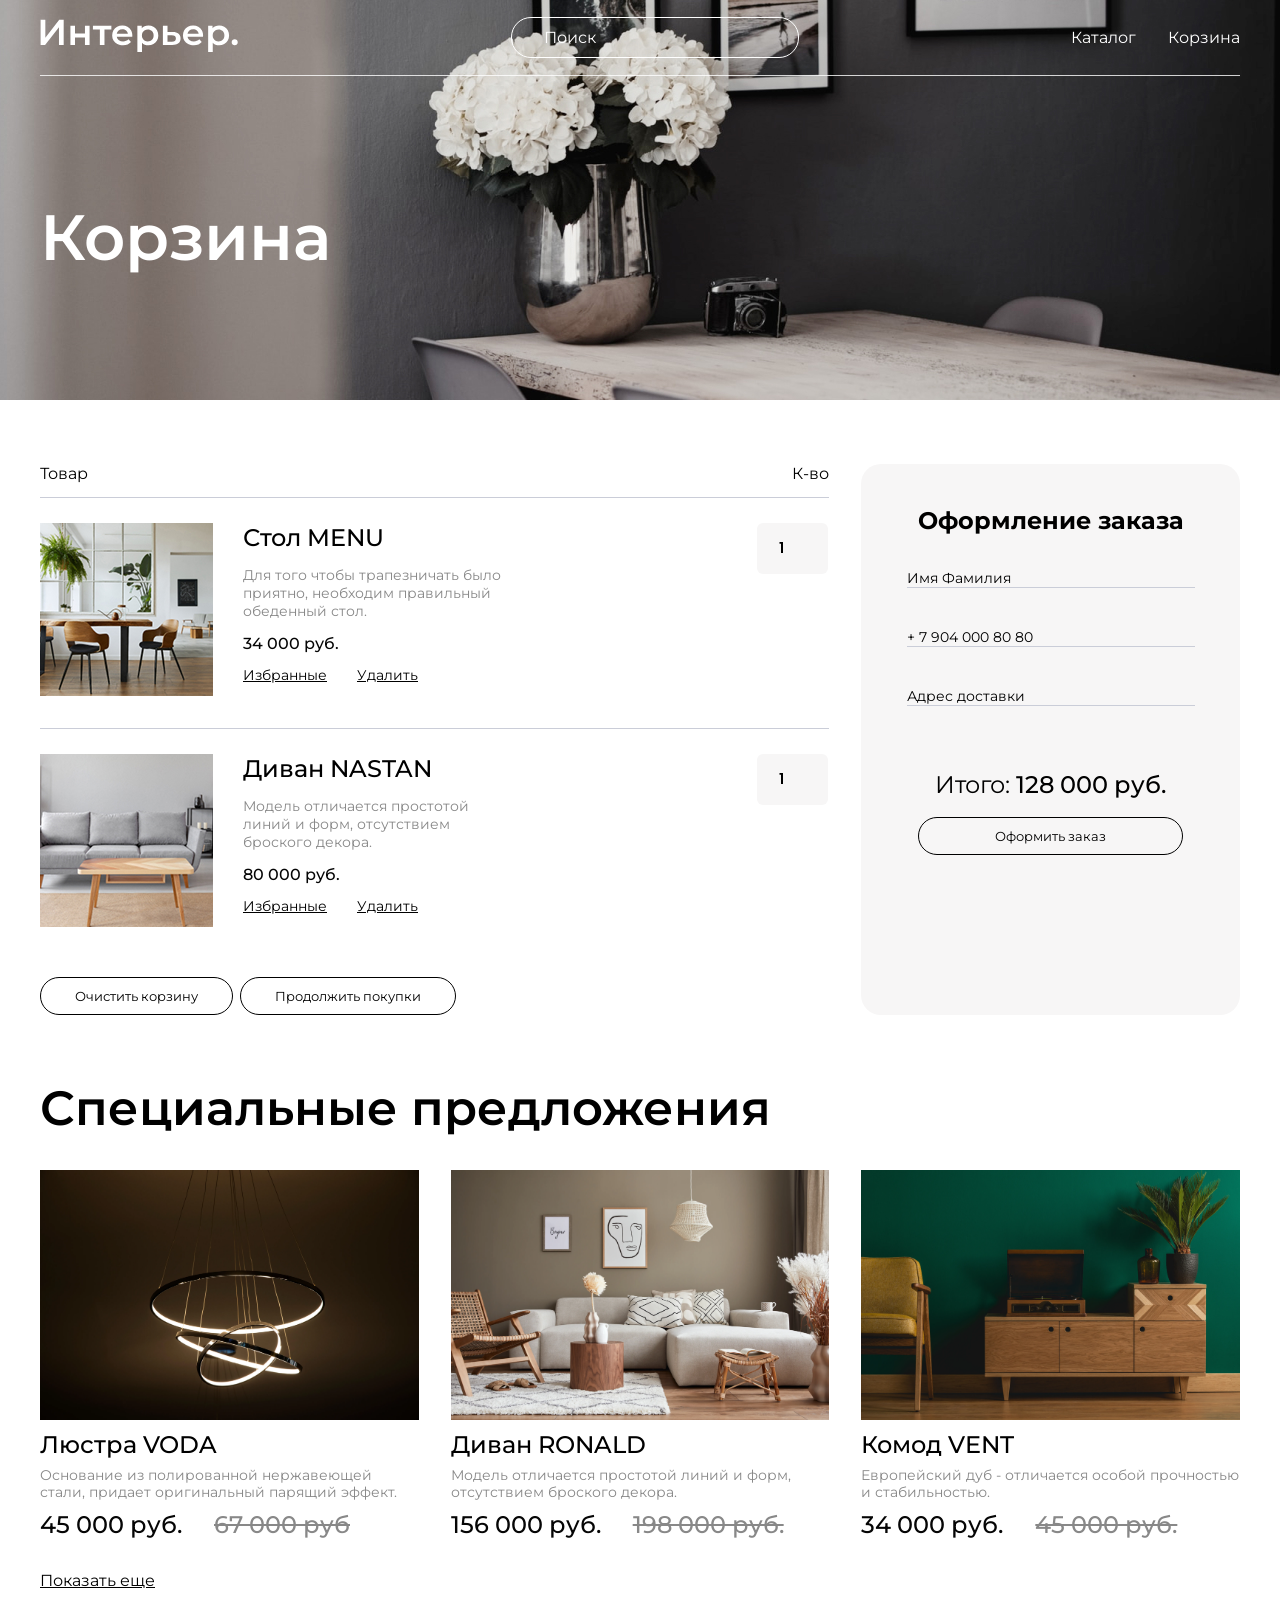
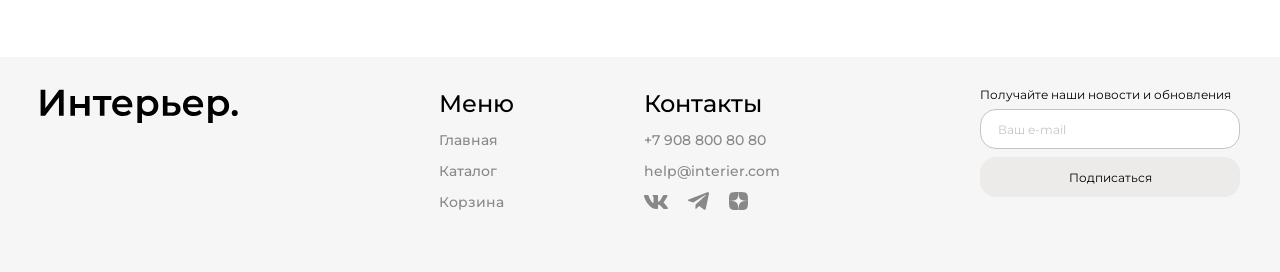
<file: cart.html>
<!DOCTYPE html>
<html lang="ru">

<head>
    <meta charset="UTF-8">
    <meta name="viewport" content="width=device-width, initial-scale=1.0">
    <title>Интернет-магазин-корзина</title>
    <link rel="preconnect" href="https://fonts.googleapis.com">
    <link rel="preconnect" href="https://fonts.gstatic.com" crossorigin>
    <link href="https://fonts.googleapis.com/css2?family=Montserrat:ital,wght@0,100..900;1,100..900&display=swap"
        rel="stylesheet">
    <link
        href="https://fonts.googleapis.com/css2?family=Poppins:ital,wght@0,100;0,200;0,300;0,400;0,500;0,600;0,700;0,800;0,900;1,100;1,200;1,300;1,400;1,500;1,600;1,700;1,800;1,900&display=swap"
        rel="stylesheet">
    <link rel="stylesheet" href="style.css">
</head>

<body>
    <section class="top top_cart">
        <header class="header center">
            <a class="logo" href="index.html"><img class="logo__img" src="./img/logo.svg" alt="Логотип"></a>
            <input placeholder="Поиск" class="header__input" type="text">
            <nav class="menu">
                <a class="menu__link" href="catalog.html">Каталог</a>
                <a class="menu__link" href="cart.html">Корзина</a>
            </nav>
            <nav class="menu-mob">
                <ul class="menu-mob__list">
                    <li class="menu-mob__item">
                        <a href="#" class="menu-mob__link">
                            <svg width="20" height="19" viewBox="0 0 20 19" fill="none" xmlns="http://www.w3.org/2000/svg">
<g clip-path="url(#clip0_310_614)">
<path d="M10.0996 1.11316C11.7347 1.06267 13.3279 1.63644 14.5547 2.71863C15.7816 3.80099 16.5504 5.31046 16.7041 6.93933C16.855 8.53827 16.3997 10.133 15.4346 11.4139L18.7686 14.7469C18.8513 14.8297 18.9171 14.9279 18.9619 15.036C19.0067 15.1442 19.0303 15.2607 19.0303 15.3778C19.0303 15.4949 19.0067 15.6114 18.9619 15.7196C18.9171 15.8277 18.8513 15.9259 18.7686 16.0087C18.6858 16.0914 18.5876 16.1572 18.4795 16.202C18.3713 16.2469 18.2548 16.2694 18.1377 16.2694C18.0206 16.2694 17.9041 16.2469 17.7959 16.202C17.6878 16.1572 17.5896 16.0914 17.5068 16.0087L14.1738 12.6747C12.893 13.6424 11.2967 14.0991 9.69629 13.9491C8.06622 13.7962 6.55573 13.0275 5.47266 11.7997C4.38959 10.5718 3.8155 8.97713 3.86719 7.3407C3.919 5.7041 4.59327 4.14806 5.75195 2.99109C6.90958 1.83516 8.46444 1.16376 10.0996 1.11316ZM10.3096 2.91882C9.08288 2.92382 7.90744 3.41275 7.04004 4.28015C6.17266 5.14755 5.68371 6.32302 5.67871 7.54968C5.67378 8.77628 6.15341 9.95557 7.01367 10.83C7.44407 11.2674 7.95698 11.6151 8.52246 11.8534C9.08812 12.0918 9.69574 12.2161 10.3096 12.2186C10.9232 12.2211 11.5312 12.1017 12.0986 11.868C12.6662 11.6343 13.1822 11.2903 13.6162 10.8563C14.0503 10.4223 14.3942 9.90633 14.6279 9.33875C14.8616 8.77131 14.981 8.16333 14.9785 7.54968C14.976 6.93585 14.8516 6.32824 14.6133 5.76257C14.375 5.19707 14.0273 4.68419 13.5898 4.25378C12.7154 3.3935 11.5362 2.91387 10.3096 2.91882Z" fill="white" stroke="white" stroke-width="0.2"/>
</g>
<defs>
<clipPath id="clip0_310_614">
<rect width="19" height="19" fill="white" transform="translate(0.800537)"/>
</clipPath>
</defs>
                            </svg>
                        </a>
                    </li>
                    <li class="menu-mob__item">
                        <a href="catalog.html" class="menu-mob__link">
                            <svg width="20" height="21" viewBox="0 0 20 21" fill="none" xmlns="http://www.w3.org/2000/svg">
<rect x="0.800537" y="0.900024" width="4.57143" height="4.57143" fill="white"/>
<rect x="0.800537" y="8.21436" width="4.57143" height="4.57143" fill="white"/>
<rect x="0.800537" y="15.5286" width="4.57143" height="4.57143" fill="white"/>
<rect x="8.11401" y="8.21436" width="4.57143" height="4.57143" fill="white"/>
<rect x="8.11401" y="15.5286" width="4.57143" height="4.57143" fill="white"/>
<rect x="8.11401" y="0.900024" width="4.57143" height="4.57143" fill="white"/>
<rect x="15.4285" y="8.21436" width="4.57143" height="4.57143" fill="white"/>
<rect x="15.4285" y="15.5286" width="4.57143" height="4.57143" fill="white"/>
<rect x="15.4285" y="0.900024" width="4.57143" height="4.57143" fill="white"/>
                            </svg>
                        </a>
                    </li>
                    <li class="menu-mob__item">
                        <a href="cart.html" class="menu-mob__link">
                            <svg width="25" height="25" viewBox="0 0 25 25" fill="none" xmlns="http://www.w3.org/2000/svg">
                            <path d="M14.5834 20.8333C15.1359 20.8333 15.6658 20.6138 16.0566 20.2231C16.4473 19.8324 16.6667 19.3025 16.6667 18.75C16.6667 18.1974 16.4473 17.6675 16.0566 17.2768C15.6658 16.8861 15.1359 16.6666 14.5834 16.6666C14.0309 16.6666 13.501 16.8861 13.1103 17.2768C12.7196 17.6675 12.5001 18.1974 12.5001 18.75C12.5001 19.3025 12.7196 19.8324 13.1103 20.2231C13.501 20.6138 14.0309 20.8333 14.5834 20.8333ZM7.29174 20.8333C7.84428 20.8333 8.37418 20.6138 8.76488 20.2231C9.15558 19.8324 9.37508 19.3025 9.37508 18.75C9.37508 18.1974 9.15558 17.6675 8.76488 17.2768C8.37418 16.8861 7.84428 16.6666 7.29174 16.6666C6.73921 16.6666 6.20931 16.8861 5.81861 17.2768C5.4279 17.6675 5.20841 18.1974 5.20841 18.75C5.20841 19.3025 5.4279 19.8324 5.81861 20.2231C6.20931 20.6138 6.73921 20.8333 7.29174 20.8333ZM20.873 6.16975C21.133 6.16136 21.3796 6.05217 21.5606 5.86525C21.7416 5.67834 21.8428 5.42836 21.8428 5.16819C21.8428 4.90801 21.7416 4.65804 21.5606 4.47112C21.3796 4.28421 21.133 4.17501 20.873 4.16663H19.674C18.7345 4.16663 17.922 4.81871 17.7178 5.73538L16.4126 11.6125C16.2084 12.5291 15.3959 13.1812 14.4563 13.1812H6.63133L5.12924 7.17079H14.8636C15.1212 7.15904 15.3644 7.04844 15.5425 6.86199C15.7206 6.67555 15.82 6.42761 15.82 6.16975C15.82 5.91189 15.7206 5.66395 15.5425 5.47751C15.3644 5.29106 15.1212 5.18046 14.8636 5.16871H5.12924C4.82473 5.16862 4.5242 5.23796 4.25051 5.37145C3.97682 5.50495 3.73716 5.69909 3.54976 5.93911C3.36236 6.17913 3.23215 6.45872 3.16903 6.75662C3.10591 7.05452 3.11154 7.36289 3.1855 7.65829L4.68758 13.6666C4.79586 14.1002 5.046 14.485 5.39821 14.7601C5.75042 15.0351 6.18447 15.1844 6.63133 15.1843H14.4563C15.368 15.1845 16.2524 14.8736 16.9636 14.3032C17.6748 13.7327 18.1701 12.9368 18.3678 12.0468L19.674 6.16975H20.873Z" fill="white"/>
                            </svg>
                        </a>
                    </li>
                </ul>
            </nav>
        </header>
        <div class="top__content center">
            <h1 class="top__heading top__heading_catalog">Корзина</h1>
        </div>
    </section>

    <section class="cart center">
        <div class="cart__content">
            <div class="cart__name-box">
                <p class="cart__name">Товар</p>
                <p class="cart__name">К-во</p>
            </div>
            <div class="cart__item">
                <div class="cart__left">
                    <img class="cart__img" src="./img/cart1.jpg" alt="Стол MENU">
                    <div class="cart__info">
                        <h4 class="cart__item-header">Стол MENU</h4>
                        <p class="cart__item-desc">Для того чтобы трапезничать было приятно, необходим правильный
                            обеденный стол.</p>
                        <p class="cart__item-price">34 000 руб.</p>
                        <div class="cart__link-box">
                            <a class="cart__link" href="#">Избранные</a>
                            <a class="cart__link" href="#">Удалить</a>
                        </div>
                    </div>
                </div>
                <input class="cart__item-qty" type="number" min="1" value="1">
            </div>
            <div class="cart__item">
                <div class="cart__left">
                    <img class="cart__img" src="./img/cart2.jpg" alt="Диван NASTAN">
                    <div class="cart__info">
                        <h4 class="cart__item-header">Диван NASTAN</h4>
                        <p class="cart__item-desc">Модель отличается простотой линий и форм, отсутствием броского
                            декора.</p>
                        <p class="cart__item-price">80 000 руб.</p>
                        <div class="cart__link-box">
                            <a class="cart__link" href="#">Избранные</a>
                            <a class="cart__link" href="#">Удалить</a>
                        </div>
                    </div>
                </div>
                <input class="cart__item-qty" type="number" min="1" value="1">
            </div>
            <div class="cart__button-box">
                <button class="cart__button cart__button_clear">Очистить корзину</button>
                <button class="cart__button cart__button_continue">Продолжить покупки</button>
            </div>
        </div>

        <div class="cart__form-box">
            <h2 class="cart__form-header">Оформление заказа</h2>
            <form class="cart__form" action="#">
                <input class="cart__form-input" type="text" name="name" id="name" placeholder="Имя Фамилия">
                <input class="cart__form-input" type="tel" name="tel" id="tel" placeholder="+ 7 904 000 80 80">
                <input class="cart__form-input" type="text" name="adress" id="adress" placeholder="Адрес доставки">
            </form>
            <p class="cart__total-line">Итого: <span class="cart__total">128 000 руб.</span></p>
            <button class="cart__button cart__button_order">Оформить заказ</button>
        </div>
    </section>

    <section class="product-box product-box_special center">
        <h2 class="product-box__heading">Специальные предложения</h2>
        <div class="product-content">
            <article class="product">
                <img class="product__img" src="./img/products/product-1.webp" alt="Люстра VODA">
                <div class="product__actions">
                    <button class="product__action-btn product__action-btn_cart" aria-label="Добавить в корзину">
                        <svg class="product__icon" aria-hidden="true" width="24" height="24" viewBox="0 0 24 24" fill="none" xmlns="http://www.w3.org/2000/svg">
                        <g clip-path="url(#clip0_53373_651)">
                        <path d="M6.99998 8V6C6.99998 4.67392 7.06229 2.93768 7.99998 2C8.93766 1.06232 10.6739 1 12 1C13.3261 1 15.0623 1.06232 16 2C16.9377 2.93768 17 4.67392 17 6V8H20C20.2652 8 20.8124 7.81246 21 8C21.1875 8.18754 21 8.73478 21 9V21C21 21.2652 21.1875 21.8125 21 22C20.8124 22.1875 20.2652 22 20 22H3.99998C3.73476 22 3.18751 22.1875 2.99998 22C2.81244 21.8125 2.99998 21.2652 2.99998 21V9C2.99998 8.73478 2.81244 8.18754 2.99998 8C3.18751 7.81246 3.73476 8 3.99998 8H6.99998ZM6.99998 10H4.99998V20H19V10H17V12H15V10H8.99998V12H6.99998V10ZM8.99998 8H15V6C15 5.20435 14.5626 4.56261 14 4C13.4374 3.43739 12.7956 3 12 3C11.2043 3 10.5626 3.43739 9.99998 4C9.43737 4.56261 8.99998 5.20435 8.99998 6V8Z" fill="#C4C4C4"/>
                        </g>
                        <defs>
                        <clipPath id="clip0_53373_651">
                        <rect width="24" height="24" fill="white"/>
                        </clipPath>
                        </defs>
                        </svg>
                    </button>
                    <button class="product__action-btn product__action-btn_favorite" aria-label="Добавить в избранное">
                        <svg class="product__icon" aria-hidden="true" width="24" height="24" viewBox="0 0 24 24" fill="none" xmlns="http://www.w3.org/2000/svg">
                        <path d="M12 21C11.355 20.428 10.626 19.833 9.85502 19.2H9.84502C7.13002 16.98 4.05302 14.468 2.69402 11.458C2.24754 10.4998 2.01093 9.45715 2.00001 8.40003C1.99703 6.94951 2.57879 5.55901 3.61383 4.54279C4.64887 3.52657 6.04981 2.97042 7.50002 3.00003C8.68065 3.00189 9.83586 3.34311 10.828 3.98303C11.264 4.26599 11.6584 4.60828 12 5.00003C12.3435 4.60982 12.7381 4.26773 13.173 3.98303C14.1648 3.34298 15.3197 3.00174 16.5 3.00003C17.9502 2.97042 19.3512 3.52657 20.3862 4.54279C21.4213 5.55901 22.003 6.94951 22 8.40003C21.9898 9.45884 21.7532 10.5032 21.306 11.463C19.947 14.473 16.871 16.984 14.156 19.2L14.146 19.208C13.374 19.837 12.646 20.432 12.001 21.008L12 21ZM7.50002 5.00003C6.56853 4.98837 5.67009 5.34487 5.00002 5.99203C4.35441 6.62619 3.99358 7.49507 3.99994 8.40003C4.01135 9.17053 4.18585 9.92988 4.51202 10.628C5.15353 11.9267 6.01913 13.1021 7.06902 14.1C8.06002 15.1 9.20002 16.068 10.186 16.882C10.459 17.107 10.737 17.334 11.015 17.561L11.19 17.704C11.457 17.922 11.733 18.148 12 18.37L12.013 18.358L12.019 18.353H12.025L12.034 18.346H12.039H12.044L12.062 18.331L12.103 18.298L12.11 18.292L12.121 18.284H12.127L12.136 18.276L12.8 17.731L12.974 17.588C13.255 17.359 13.533 17.132 13.806 16.907C14.792 16.093 15.933 15.126 16.924 14.121C17.9741 13.1236 18.8397 11.9485 19.481 10.65C19.8131 9.94583 19.9901 9.17853 20.0001 8.40003C20.0042 7.49786 19.6435 6.63232 19 6.00003C18.3312 5.34995 17.4326 4.99051 16.5 5.00003C15.3619 4.99035 14.274 5.46739 13.51 6.31103L12 8.05103L10.49 6.31103C9.72609 5.46739 8.6381 4.99035 7.50002 5.00003Z" fill="#C4C4C4"/>
                        </svg>
                    </button>
                </div>
                <h3 class="product__heading">Люстра VODA</h3>
                <p class="product__desc">Основание из полированной нержавеющей стали, придает оригинальный парящий
                    эффект.</p>
                <div class="product__price-box">
                    <p class="product__price">45 000 руб.</p>
                    <p class="product__price product__price_old">67 000 руб</p>
                </div>
            </article>
            <article class="product">
                <img class="product__img" src="./img/products/product-2.webp" alt="Диван RONALD">
                <div class="product__actions">
                    <button class="product__action-btn product__action-btn_cart" aria-label="Добавить в корзину">
                        <svg class="product__icon" aria-hidden="true" width="24" height="24" viewBox="0 0 24 24" fill="none" xmlns="http://www.w3.org/2000/svg">
                        <g clip-path="url(#clip0_53373_6512)">
                        <path d="M6.99998 8V6C6.99998 4.67392 7.06229 2.93768 7.99998 2C8.93766 1.06232 10.6739 1 12 1C13.3261 1 15.0623 1.06232 16 2C16.9377 2.93768 17 4.67392 17 6V8H20C20.2652 8 20.8124 7.81246 21 8C21.1875 8.18754 21 8.73478 21 9V21C21 21.2652 21.1875 21.8125 21 22C20.8124 22.1875 20.2652 22 20 22H3.99998C3.73476 22 3.18751 22.1875 2.99998 22C2.81244 21.8125 2.99998 21.2652 2.99998 21V9C2.99998 8.73478 2.81244 8.18754 2.99998 8C3.18751 7.81246 3.73476 8 3.99998 8H6.99998ZM6.99998 10H4.99998V20H19V10H17V12H15V10H8.99998V12H6.99998V10ZM8.99998 8H15V6C15 5.20435 14.5626 4.56261 14 4C13.4374 3.43739 12.7956 3 12 3C11.2043 3 10.5626 3.43739 9.99998 4C9.43737 4.56261 8.99998 5.20435 8.99998 6V8Z" fill="#C4C4C4"/>
                        </g>
                        <defs>
                        <clipPath id="clip0_53373_6512">
                        <rect width="24" height="24" fill="white"/>
                        </clipPath>
                        </defs>
                        </svg>
                    </button>
                    <button class="product__action-btn product__action-btn_favorite" aria-label="Добавить в избранное">
                        <svg class="product__icon" aria-hidden="true" width="24" height="24" viewBox="0 0 24 24" fill="none" xmlns="http://www.w3.org/2000/svg">
                        <path d="M12 21C11.355 20.428 10.626 19.833 9.85502 19.2H9.84502C7.13002 16.98 4.05302 14.468 2.69402 11.458C2.24754 10.4998 2.01093 9.45715 2.00001 8.40003C1.99703 6.94951 2.57879 5.55901 3.61383 4.54279C4.64887 3.52657 6.04981 2.97042 7.50002 3.00003C8.68065 3.00189 9.83586 3.34311 10.828 3.98303C11.264 4.26599 11.6584 4.60828 12 5.00003C12.3435 4.60982 12.7381 4.26773 13.173 3.98303C14.1648 3.34298 15.3197 3.00174 16.5 3.00003C17.9502 2.97042 19.3512 3.52657 20.3862 4.54279C21.4213 5.55901 22.003 6.94951 22 8.40003C21.9898 9.45884 21.7532 10.5032 21.306 11.463C19.947 14.473 16.871 16.984 14.156 19.2L14.146 19.208C13.374 19.837 12.646 20.432 12.001 21.008L12 21ZM7.50002 5.00003C6.56853 4.98837 5.67009 5.34487 5.00002 5.99203C4.35441 6.62619 3.99358 7.49507 3.99994 8.40003C4.01135 9.17053 4.18585 9.92988 4.51202 10.628C5.15353 11.9267 6.01913 13.1021 7.06902 14.1C8.06002 15.1 9.20002 16.068 10.186 16.882C10.459 17.107 10.737 17.334 11.015 17.561L11.19 17.704C11.457 17.922 11.733 18.148 12 18.37L12.013 18.358L12.019 18.353H12.025L12.034 18.346H12.039H12.044L12.062 18.331L12.103 18.298L12.11 18.292L12.121 18.284H12.127L12.136 18.276L12.8 17.731L12.974 17.588C13.255 17.359 13.533 17.132 13.806 16.907C14.792 16.093 15.933 15.126 16.924 14.121C17.9741 13.1236 18.8397 11.9485 19.481 10.65C19.8131 9.94583 19.9901 9.17853 20.0001 8.40003C20.0042 7.49786 19.6435 6.63232 19 6.00003C18.3312 5.34995 17.4326 4.99051 16.5 5.00003C15.3619 4.99035 14.274 5.46739 13.51 6.31103L12 8.05103L10.49 6.31103C9.72609 5.46739 8.6381 4.99035 7.50002 5.00003Z" fill="#C4C4C4"/>
                        </svg>
                    </button>
                </div>
                <h3 class="product__heading">Диван RONALD</h3>
                <p class="product__desc">Модель отличается простотой линий и форм, отсутствием броского декора.</p>
                <div class="product__price-box">
                    <p class="product__price">156 000 руб.</p>
                    <p class="product__price product__price_old">198 000 руб.</p>
                </div>
            </article>
            <article class="product">
                <img class="product__img" src="./img/products/product-3.webp" alt="Комод VENT">
                <div class="product__actions">
                    <button class="product__action-btn product__action-btn_cart" aria-label="Добавить в корзину">
                        <svg class="product__icon" aria-hidden="true" width="24" height="24" viewBox="0 0 24 24" fill="none" xmlns="http://www.w3.org/2000/svg">
                        <g clip-path="url(#clip0_53373_6513)">
                        <path d="M6.99998 8V6C6.99998 4.67392 7.06229 2.93768 7.99998 2C8.93766 1.06232 10.6739 1 12 1C13.3261 1 15.0623 1.06232 16 2C16.9377 2.93768 17 4.67392 17 6V8H20C20.2652 8 20.8124 7.81246 21 8C21.1875 8.18754 21 8.73478 21 9V21C21 21.2652 21.1875 21.8125 21 22C20.8124 22.1875 20.2652 22 20 22H3.99998C3.73476 22 3.18751 22.1875 2.99998 22C2.81244 21.8125 2.99998 21.2652 2.99998 21V9C2.99998 8.73478 2.81244 8.18754 2.99998 8C3.18751 7.81246 3.73476 8 3.99998 8H6.99998ZM6.99998 10H4.99998V20H19V10H17V12H15V10H8.99998V12H6.99998V10ZM8.99998 8H15V6C15 5.20435 14.5626 4.56261 14 4C13.4374 3.43739 12.7956 3 12 3C11.2043 3 10.5626 3.43739 9.99998 4C9.43737 4.56261 8.99998 5.20435 8.99998 6V8Z" fill="#C4C4C4"/>
                        </g>
                        <defs>
                        <clipPath id="clip0_53373_6513">
                        <rect width="24" height="24" fill="white"/>
                        </clipPath>
                        </defs>
                        </svg>
                    </button>
                    <button class="product__action-btn product__action-btn_favorite" aria-label="Добавить в избранное">
                        <svg class="product__icon" aria-hidden="true" width="24" height="24" viewBox="0 0 24 24" fill="none" xmlns="http://www.w3.org/2000/svg">
                        <path d="M12 21C11.355 20.428 10.626 19.833 9.85502 19.2H9.84502C7.13002 16.98 4.05302 14.468 2.69402 11.458C2.24754 10.4998 2.01093 9.45715 2.00001 8.40003C1.99703 6.94951 2.57879 5.55901 3.61383 4.54279C4.64887 3.52657 6.04981 2.97042 7.50002 3.00003C8.68065 3.00189 9.83586 3.34311 10.828 3.98303C11.264 4.26599 11.6584 4.60828 12 5.00003C12.3435 4.60982 12.7381 4.26773 13.173 3.98303C14.1648 3.34298 15.3197 3.00174 16.5 3.00003C17.9502 2.97042 19.3512 3.52657 20.3862 4.54279C21.4213 5.55901 22.003 6.94951 22 8.40003C21.9898 9.45884 21.7532 10.5032 21.306 11.463C19.947 14.473 16.871 16.984 14.156 19.2L14.146 19.208C13.374 19.837 12.646 20.432 12.001 21.008L12 21ZM7.50002 5.00003C6.56853 4.98837 5.67009 5.34487 5.00002 5.99203C4.35441 6.62619 3.99358 7.49507 3.99994 8.40003C4.01135 9.17053 4.18585 9.92988 4.51202 10.628C5.15353 11.9267 6.01913 13.1021 7.06902 14.1C8.06002 15.1 9.20002 16.068 10.186 16.882C10.459 17.107 10.737 17.334 11.015 17.561L11.19 17.704C11.457 17.922 11.733 18.148 12 18.37L12.013 18.358L12.019 18.353H12.025L12.034 18.346H12.039H12.044L12.062 18.331L12.103 18.298L12.11 18.292L12.121 18.284H12.127L12.136 18.276L12.8 17.731L12.974 17.588C13.255 17.359 13.533 17.132 13.806 16.907C14.792 16.093 15.933 15.126 16.924 14.121C17.9741 13.1236 18.8397 11.9485 19.481 10.65C19.8131 9.94583 19.9901 9.17853 20.0001 8.40003C20.0042 7.49786 19.6435 6.63232 19 6.00003C18.3312 5.34995 17.4326 4.99051 16.5 5.00003C15.3619 4.99035 14.274 5.46739 13.51 6.31103L12 8.05103L10.49 6.31103C9.72609 5.46739 8.6381 4.99035 7.50002 5.00003Z" fill="#C4C4C4"/>
                        </svg>
                    </button>
                </div>
                <h3 class="product__heading">Комод VENT</h3>
                <p class="product__desc">Европейский дуб - отличается особой прочностью и стабильностью.</p>
                <div class="product__price-box">
                    <p class="product__price">34 000 руб.</p>
                    <p class="product__price product__price_old">45 000 руб.</p>
                </div>
            </article>
        </div>
        <a class="link-box" href="catalog.html">Показать еще</a>
    </section>


    <footer class="footer">
        <div class="footer-conteiner center">
            <a href="index.html" class="footer__logo logo"><img class="logo__img" src="./img/Интерьер..svg" alt="logo"></a>
            <div class="footer__info">
                <div class="footer__item footer__item_menu-block">
                    <h4 class="footer__heading footer__heading_menu">Меню</h4>
                    <nav class="footer__menu">
                        <ul class="footer__menu-list">
                            <li class="footer__menu-item"><a class="footer__link" href="index.html">Главная</a></li>
                            <li class="footer__menu-item"><a class="footer__link" href="catalog.html">Каталог</a></li>
                            <li class="footer__menu-item"><a class="footer__link" href="cart.html">Корзина</a></li>
                        </ul>
                    </nav>
                </div>
                <div class="footer__item footer__item_contacts">
                    <h4 class="footer__heading">Контакты</h4>
                    <ul class="footer__contacts-list">
                        <li class="footer__contacts-item"><a class="footer__link" href="">+7 908 800 80 80</a></li>
                        <li class="footer__contacts-item"><a class="footer__link" href="">help@interier.com</a></li>
                        <li class="footer__contacts-item">
                            <div class="footer__icons">
                                <a class="footer__icon-link" href="">
                                    <!-- <img class="footer__icon-img" src="./img/vk.svg" alt="Логотип ВК"> -->
                                    <svg class="footer__icon-img" width="24" height="14" viewBox="0 0 24 14" fill="none"
                                        xmlns="http://www.w3.org/2000/svg">
                                        <path fill-rule="evenodd" clip-rule="evenodd"
                                            d="M23.45 0.948C23.616 0.402 23.45 0 22.655 0H20.03C19.362 0 19.054 0.347 18.887 0.73C18.887 0.73 17.552 3.926 15.661 6.002C15.049 6.604 14.771 6.795 14.437 6.795C14.27 6.795 14.019 6.604 14.019 6.057V0.948C14.019 0.292 13.835 0 13.279 0H9.151C8.734 0 8.483 0.304 8.483 0.593C8.483 1.214 9.429 1.358 9.526 3.106V6.904C9.526 7.737 9.373 7.888 9.039 7.888C8.149 7.888 5.984 4.677 4.699 1.003C4.45 0.288 4.198 0 3.527 0H0.9C0.15 0 0 0.347 0 0.73C0 1.412 0.89 4.8 4.145 9.281C6.315 12.341 9.37 14 12.153 14C13.822 14 14.028 13.632 14.028 12.997V10.684C14.028 9.947 14.186 9.8 14.715 9.8C15.105 9.8 15.772 9.992 17.33 11.467C19.11 13.216 19.403 14 20.405 14H23.03C23.78 14 24.156 13.632 23.94 12.904C23.702 12.18 22.852 11.129 21.725 9.882C21.113 9.172 20.195 8.407 19.916 8.024C19.527 7.533 19.638 7.314 19.916 6.877C19.916 6.877 23.116 2.451 23.449 0.948H23.45Z"
                                            fill="#888888" />
                                    </svg>
                                </a>
                                <a class="footer__icon-link" href="">
                                    <!-- <img class="footer__icon-img" src="./img/telegram.svg" alt="Логотип Телеграм"> -->
                                    <svg class="footer__icon-img" width="21" height="18" viewBox="0 0 21 18" fill="none"
                                        xmlns="http://www.w3.org/2000/svg">
                                        <path
                                            d="M19.2957 0.363004L0.690684 7.57461C-0.0580144 7.91045 -0.311245 8.58298 0.509724 8.94798L5.28271 10.4727L16.8232 3.30353C17.4533 2.85347 18.0984 2.97348 17.5433 3.46858L7.63159 12.4893L7.32024 16.3069C7.60862 16.8964 8.13666 16.8991 8.47348 16.6061L11.2157 13.998L15.9122 17.533C17.003 18.1821 17.5965 17.7632 17.8312 16.5735L20.9117 1.91163C21.2315 0.447168 20.6861 -0.19809 19.2957 0.363004Z"
                                            fill="#888888" />
                                    </svg>
                                </a>
                                <a class="footer__icon-link" href="">
                                    <!-- <img class="footer__icon-img" src="./img/dzen.svg" alt="Логотип Дзен"> -->
                                    <svg class="footer__icon-img" width="19" height="18" viewBox="0 0 19 18" fill="none"
                                        xmlns="http://www.w3.org/2000/svg">
                                        <path
                                            d="M11.3326 10.7357C9.83979 12.195 9.73122 14.0143 9.60229 18C13.5244 18 16.2319 17.9871 17.6298 16.7014C18.9869 15.3771 19.0005 12.69 19.0005 9.09643C14.7934 9.225 12.873 9.32143 11.3326 10.7357ZM0.00050354 9.09643C0.00050354 12.69 0.014075 15.3771 1.37122 16.7014C2.76907 17.9871 5.47657 18 9.39872 18C9.263 14.0143 9.16122 12.195 7.66836 10.7357C6.128 9.32143 4.20765 9.21857 0.00050354 9.09643ZM9.39872 0C5.48336 0 2.76907 0.0128571 1.37122 1.29857C0.014075 2.62286 0.00050354 5.31 0.00050354 8.90357C4.20765 8.775 6.128 8.67857 7.66836 7.26429C9.16122 5.805 9.26979 3.98571 9.39872 0ZM11.3326 7.26429C9.83979 5.805 9.73122 3.98571 9.60229 0C13.5244 0 16.2319 0.0128571 17.6298 1.29857C18.9869 2.62286 19.0005 5.31 19.0005 8.90357C14.7934 8.775 12.873 8.67857 11.3326 7.26429Z"
                                            fill="#888888" />
                                    </svg>
                                </a>
                            </div>
                        </li>
                    </ul>
                </div>
            </div>

            <form action="#" class="footer__form">
                <p class="footer__form-text">Получайте наши новости и обновления</p>
                <input class="footer__form-input" placeholder="Ваш e-mail" type="email">
                <button class="footer__form-button">Подписаться</button>
            </form>
        </div>
    </footer>
</body>

</html>
</file>
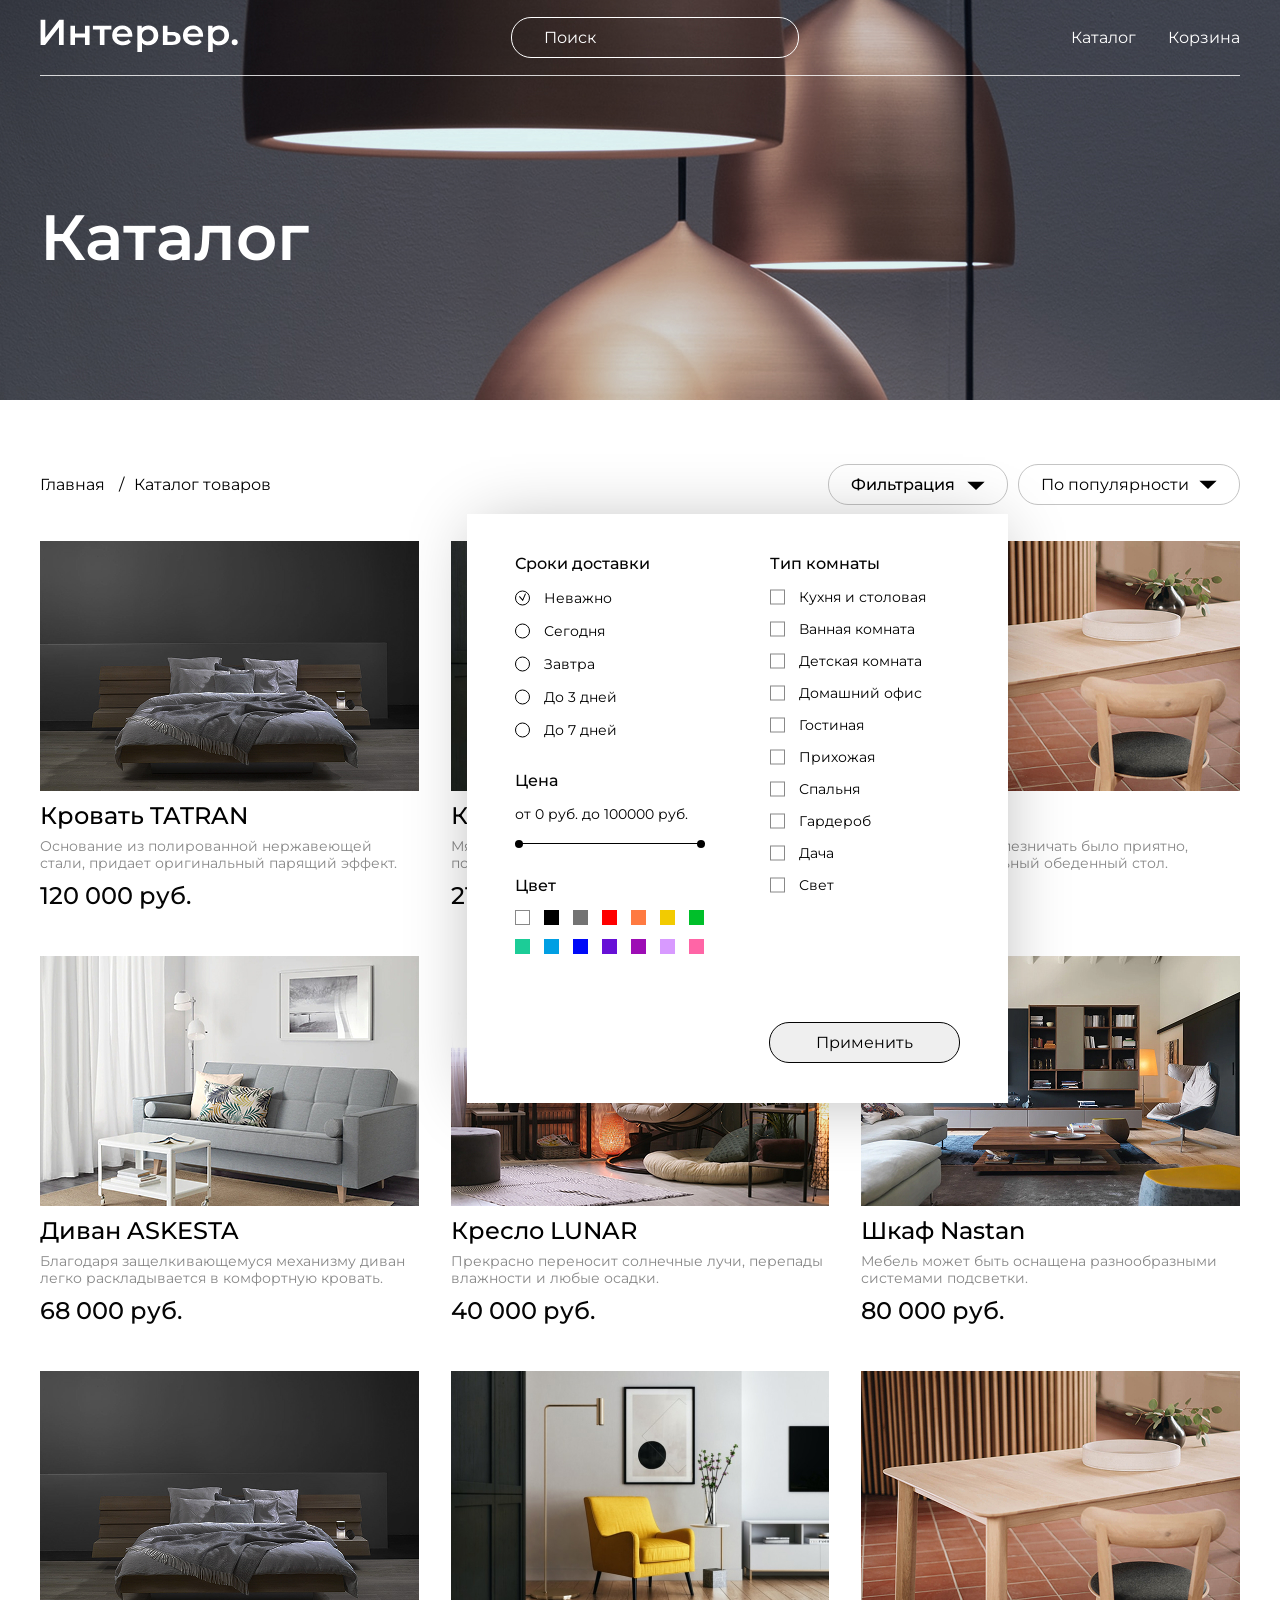
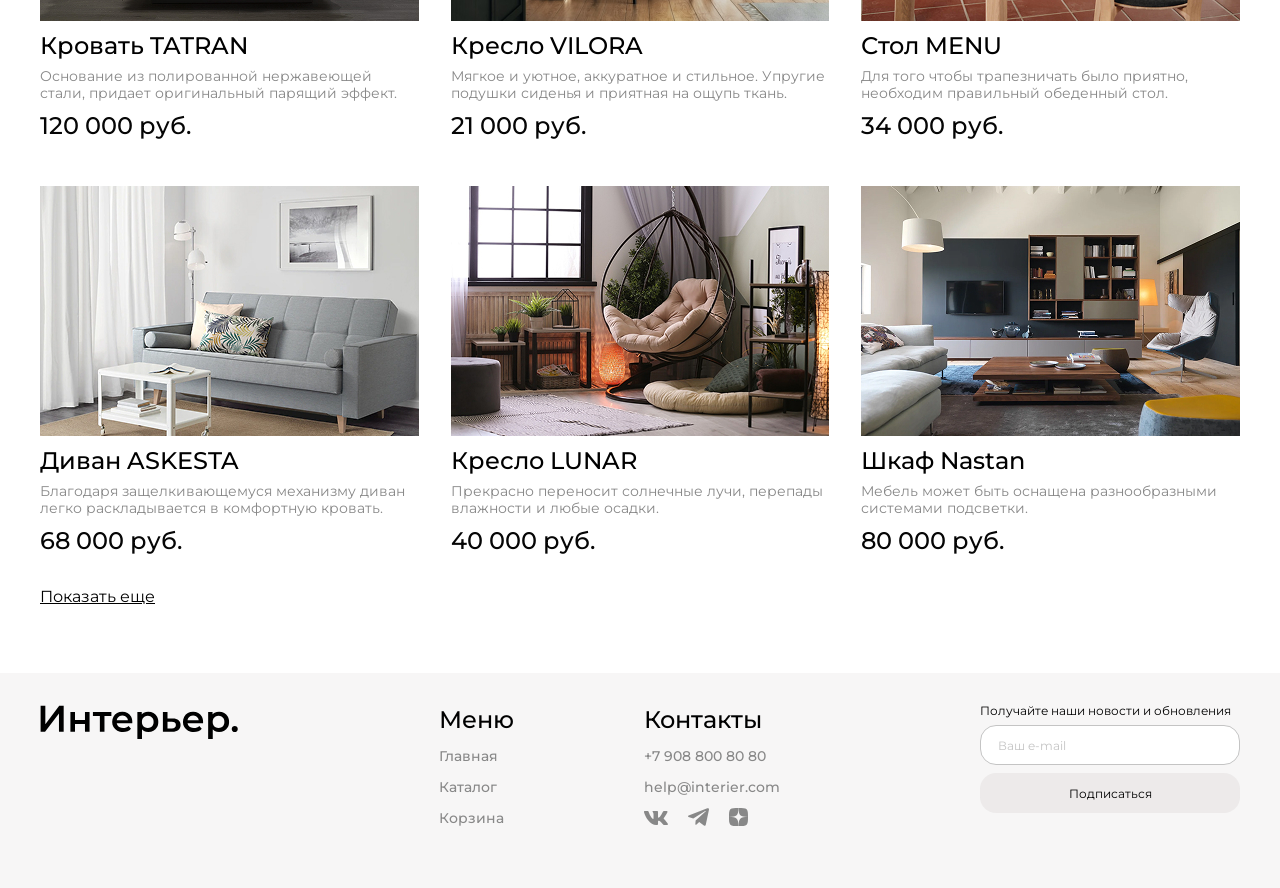
<file: catalog.html>
<!DOCTYPE html>
<html lang="ru">

<head>
    <meta charset="UTF-8">
    <meta name="viewport" content="width=device-width, initial-scale=1.0">
    <title>Интернет-магазин-каталог</title>
    <link rel="preconnect" href="https://fonts.googleapis.com">
    <link rel="preconnect" href="https://fonts.gstatic.com" crossorigin>
    <link href="https://fonts.googleapis.com/css2?family=Montserrat:ital,wght@0,100..900;1,100..900&display=swap"
        rel="stylesheet">
    <link rel="stylesheet" href="style.css">
</head>

<body>
    <section class="top top_catalog">
        <header class="header center">
            <a class="logo" href="index.html"><img class="logo__img" src="./img/logo.svg" alt="Логотип"></a>
            <input placeholder="Поиск" class="header__input" type="text">
            <nav class="menu">
                <a class="menu__link" href="catalog.html">Каталог</a>
                <a class="menu__link" href="cart.html">Корзина</a>
            </nav>
            <nav class="menu-mob">
                <ul class="menu-mob__list">
                    <li class="menu-mob__item">
                        <a href="#" class="menu-mob__link">
                            <svg width="20" height="19" viewBox="0 0 20 19" fill="none" xmlns="http://www.w3.org/2000/svg">
<g clip-path="url(#clip0_310_614)">
<path d="M10.0996 1.11316C11.7347 1.06267 13.3279 1.63644 14.5547 2.71863C15.7816 3.80099 16.5504 5.31046 16.7041 6.93933C16.855 8.53827 16.3997 10.133 15.4346 11.4139L18.7686 14.7469C18.8513 14.8297 18.9171 14.9279 18.9619 15.036C19.0067 15.1442 19.0303 15.2607 19.0303 15.3778C19.0303 15.4949 19.0067 15.6114 18.9619 15.7196C18.9171 15.8277 18.8513 15.9259 18.7686 16.0087C18.6858 16.0914 18.5876 16.1572 18.4795 16.202C18.3713 16.2469 18.2548 16.2694 18.1377 16.2694C18.0206 16.2694 17.9041 16.2469 17.7959 16.202C17.6878 16.1572 17.5896 16.0914 17.5068 16.0087L14.1738 12.6747C12.893 13.6424 11.2967 14.0991 9.69629 13.9491C8.06622 13.7962 6.55573 13.0275 5.47266 11.7997C4.38959 10.5718 3.8155 8.97713 3.86719 7.3407C3.919 5.7041 4.59327 4.14806 5.75195 2.99109C6.90958 1.83516 8.46444 1.16376 10.0996 1.11316ZM10.3096 2.91882C9.08288 2.92382 7.90744 3.41275 7.04004 4.28015C6.17266 5.14755 5.68371 6.32302 5.67871 7.54968C5.67378 8.77628 6.15341 9.95557 7.01367 10.83C7.44407 11.2674 7.95698 11.6151 8.52246 11.8534C9.08812 12.0918 9.69574 12.2161 10.3096 12.2186C10.9232 12.2211 11.5312 12.1017 12.0986 11.868C12.6662 11.6343 13.1822 11.2903 13.6162 10.8563C14.0503 10.4223 14.3942 9.90633 14.6279 9.33875C14.8616 8.77131 14.981 8.16333 14.9785 7.54968C14.976 6.93585 14.8516 6.32824 14.6133 5.76257C14.375 5.19707 14.0273 4.68419 13.5898 4.25378C12.7154 3.3935 11.5362 2.91387 10.3096 2.91882Z" fill="white" stroke="white" stroke-width="0.2"/>
</g>
<defs>
<clipPath id="clip0_310_614">
<rect width="19" height="19" fill="white" transform="translate(0.800537)"/>
</clipPath>
</defs>
                            </svg>
                        </a>
                    </li>
                    <li class="menu-mob__item">
                        <a href="catalog.html" class="menu-mob__link">
                            <svg width="20" height="21" viewBox="0 0 20 21" fill="none" xmlns="http://www.w3.org/2000/svg">
<rect x="0.800537" y="0.900024" width="4.57143" height="4.57143" fill="white"/>
<rect x="0.800537" y="8.21436" width="4.57143" height="4.57143" fill="white"/>
<rect x="0.800537" y="15.5286" width="4.57143" height="4.57143" fill="white"/>
<rect x="8.11401" y="8.21436" width="4.57143" height="4.57143" fill="white"/>
<rect x="8.11401" y="15.5286" width="4.57143" height="4.57143" fill="white"/>
<rect x="8.11401" y="0.900024" width="4.57143" height="4.57143" fill="white"/>
<rect x="15.4285" y="8.21436" width="4.57143" height="4.57143" fill="white"/>
<rect x="15.4285" y="15.5286" width="4.57143" height="4.57143" fill="white"/>
<rect x="15.4285" y="0.900024" width="4.57143" height="4.57143" fill="white"/>
                            </svg>
                        </a>
                    </li>
                    <li class="menu-mob__item">
                        <a href="cart.html" class="menu-mob__link">
                            <svg width="25" height="25" viewBox="0 0 25 25" fill="none" xmlns="http://www.w3.org/2000/svg">
                            <path d="M14.5834 20.8333C15.1359 20.8333 15.6658 20.6138 16.0566 20.2231C16.4473 19.8324 16.6667 19.3025 16.6667 18.75C16.6667 18.1974 16.4473 17.6675 16.0566 17.2768C15.6658 16.8861 15.1359 16.6666 14.5834 16.6666C14.0309 16.6666 13.501 16.8861 13.1103 17.2768C12.7196 17.6675 12.5001 18.1974 12.5001 18.75C12.5001 19.3025 12.7196 19.8324 13.1103 20.2231C13.501 20.6138 14.0309 20.8333 14.5834 20.8333ZM7.29174 20.8333C7.84428 20.8333 8.37418 20.6138 8.76488 20.2231C9.15558 19.8324 9.37508 19.3025 9.37508 18.75C9.37508 18.1974 9.15558 17.6675 8.76488 17.2768C8.37418 16.8861 7.84428 16.6666 7.29174 16.6666C6.73921 16.6666 6.20931 16.8861 5.81861 17.2768C5.4279 17.6675 5.20841 18.1974 5.20841 18.75C5.20841 19.3025 5.4279 19.8324 5.81861 20.2231C6.20931 20.6138 6.73921 20.8333 7.29174 20.8333ZM20.873 6.16975C21.133 6.16136 21.3796 6.05217 21.5606 5.86525C21.7416 5.67834 21.8428 5.42836 21.8428 5.16819C21.8428 4.90801 21.7416 4.65804 21.5606 4.47112C21.3796 4.28421 21.133 4.17501 20.873 4.16663H19.674C18.7345 4.16663 17.922 4.81871 17.7178 5.73538L16.4126 11.6125C16.2084 12.5291 15.3959 13.1812 14.4563 13.1812H6.63133L5.12924 7.17079H14.8636C15.1212 7.15904 15.3644 7.04844 15.5425 6.86199C15.7206 6.67555 15.82 6.42761 15.82 6.16975C15.82 5.91189 15.7206 5.66395 15.5425 5.47751C15.3644 5.29106 15.1212 5.18046 14.8636 5.16871H5.12924C4.82473 5.16862 4.5242 5.23796 4.25051 5.37145C3.97682 5.50495 3.73716 5.69909 3.54976 5.93911C3.36236 6.17913 3.23215 6.45872 3.16903 6.75662C3.10591 7.05452 3.11154 7.36289 3.1855 7.65829L4.68758 13.6666C4.79586 14.1002 5.046 14.485 5.39821 14.7601C5.75042 15.0351 6.18447 15.1844 6.63133 15.1843H14.4563C15.368 15.1845 16.2524 14.8736 16.9636 14.3032C17.6748 13.7327 18.1701 12.9368 18.3678 12.0468L19.674 6.16975H20.873Z" fill="white"/>
                            </svg>
                        </a>
                    </li>
                </ul>
            </nav>
        </header>
        <div class="top__content center">
            <h1 class="top__heading top__heading_catalog">Каталог</h1>
        </div>
    </section>

    <main class="main main_catalog center">
        <div class="controls-bar">
            <nav class="breadscramb">
                <ul class="breadscramb-list">
                    <li class="breadscramb__item">
                        <a class="breadscramb__link" href="index.html">Главная</a>
                    </li>
                    <li class="breadscramb__item breadscramb__item_current">
                        <a class="breadscramb__link" href="catalog.html">Каталог товаров</a>
                    </li>
                </ul>
            </nav>
            <div class="filters-bar">
                <div class="filters-bar__open">
                    <span class="filters-bar__open-button">Фильтрация</span>
                    <form action="get" class="filters">
                        <div class="filters__left">
                            <fieldset class="filters__group filters__group_delivery">
                                <legend class="filters__title">Сроки доставки</legend>
                                <label for="nevermind" class="radio">
                                    <input type="radio" class="radio__input" name="delivery" id="nevermind" checked>
                                    <span class="radio__label-line">Неважно</span>
                                </label>
                                <label for="today" class="radio">
                                    <input type="radio" class="radio__input" name="delivery" id="today">
                                    <span class="radio__label-line">Сегодня</span>
                                </label>
                                <label for="tomorrow" class="radio">
                                    <input type="radio" class="radio__input" name="delivery" id="tomorrow">
                                    <span class="radio__label-line">Завтра</span>
                                </label>
                                <label for="3days" class="radio">
                                    <input type="radio" class="radio__input" name="delivery" id="3days">
                                    <span class="radio__label-line">До 3 дней</span>
                                </label>
                                <label for="7days" class="radio">
                                    <input type="radio" class="radio__input" name="delivery" id="7days">
                                    <span class="radio__label-line">До 7 дней</span>
                                </label>
                            </fieldset>
                            <fieldset class="filters__group filters__group_price">
                                <legend class="filters__title">Цена</legend>
                                <div class="range">
                                    <div class="range__values">
                                        от <span id="range-min">0 руб.</span> до <span id="range-max">100000 руб.</span>
                                    </div>
                                    <input 
                                        type="range" 
                                        class="range__input" 
                                        id="price-min" 
                                        min="0" 
                                        max="100000" 
                                        value="0" 
                                        step="100">
                                    <input 
                                        type="range" 
                                        class="range__input range__input_second" 
                                        id="price-max" 
                                        min="0" 
                                        max="100000" 
                                        value="100000" 
                                        step="100"> 
                                </div>
                            </fieldset>
                            <fieldset class="filters__group filters__group_color">
                            <legend class="filters__title">Цвет</legend>
                            <ul class="color-picker">
                                <li class="color-picker__item">
                                    <label class="color-picker__label">
                                        <input 
                                            type="checkbox" 
                                            name="color" 
                                            value="white" 
                                            class="color-picker__input">
                                    </label>
                                </li>
                                <li class="color-picker__item">
                                    <label class="color-picker__label color-picker__label_black">
                                        <input 
                                            type="checkbox" 
                                            name="color" 
                                            value="black" 
                                            class="color-picker__input">
                                    </label>
                                </li>
                                <li class="color-picker__item">
                                    <label class="color-picker__label color-picker__label_grey">
                                        <input 
                                            type="checkbox" 
                                            name="color" 
                                            value="grey" 
                                            class="color-picker__input">
                                    </label>
                                </li>
                                <li class="color-picker__item">
                                    <label class="color-picker__label color-picker__label_red">
                                        <input 
                                            type="checkbox" 
                                            name="color" 
                                            value="red" 
                                            class="color-picker__input">
                                    </label>
                                </li>
                                <li class="color-picker__item">
                                    <label class="color-picker__label color-picker__label_orange">
                                        <input 
                                            type="checkbox" 
                                            name="color" 
                                            value="orange" 
                                            class="color-picker__input">
                                    </label>
                                </li>
                                <li class="color-picker__item">
                                    <label class="color-picker__label color-picker__label_yellow">
                                        <input 
                                            type="checkbox" 
                                            name="color" 
                                            value="yellow" 
                                            class="color-picker__input">
                                    </label>
                                </li>
                                <li class="color-picker__item">
                                    <label class="color-picker__label color-picker__label_green">
                                        <input 
                                            type="checkbox" 
                                            name="color" 
                                            value="green" 
                                            class="color-picker__input">
                                    </label>
                                </li>
                                <li class="color-picker__item">
                                    <label class="color-picker__label color-picker__label_aquamarine">
                                        <input 
                                            type="checkbox" 
                                            name="color" 
                                            value="aquamarine" 
                                            class="color-picker__input">
                                    </label>
                                </li>
                                <li class="color-picker__item">
                                    <label class="color-picker__label color-picker__label_lightblue">
                                        <input 
                                            type="checkbox" 
                                            name="color" 
                                            value="lightblue" 
                                            class="color-picker__input">
                                    </label>
                                </li>
                                <li class="color-picker__item">
                                    <label class="color-picker__label color-picker__label_blue">
                                        <input 
                                            type="checkbox" 
                                            name="color" 
                                            value="blue" 
                                            class="color-picker__input">
                                    </label>
                                </li>
                                <li class="color-picker__item">
                                    <label class="color-picker__label color-picker__label_purple">
                                        <input 
                                            type="checkbox" 
                                            name="color" 
                                            value="purple" 
                                            class="color-picker__input">
                                    </label>
                                </li>
                                <li class="color-picker__item">
                                    <label class="color-picker__label color-picker__label_darklilac">
                                        <input 
                                            type="checkbox" 
                                            name="color" 
                                            value="darklilac" 
                                            class="color-picker__input">
                                    </label>
                                </li>
                                <li class="color-picker__item">
                                    <label class="color-picker__label color-picker__label_lilac">
                                        <input 
                                            type="checkbox" 
                                            name="color" 
                                            value="lilac" 
                                            class="color-picker__input">
                                    </label>
                                </li>
                                <li class="color-picker__item">
                                    <label class="color-picker__label color-picker__label_pink">
                                        <input 
                                            type="checkbox" 
                                            name="color" 
                                            value="pink" 
                                            class="color-picker__input">
                                    </label>
                                </li>

                                
                            </ul>
                            </fieldset>
                        </div>
                        <div class="filters__right">
                            <fieldset class="filters__group filters__group_type">
                                <legend class="filters__title">Тип комнаты</legend>
                                <ul class="checkbox-list">
                                    <li class="checkbox-list__item">
                                    <label class="checkbox">
                                        <input type="checkbox" name="room" value="kitchen" class="checkbox__input">
                                        <span class="checkbox__text">Кухня и столовая</span>
                                    </label>
                                    </li>

                                    <li class="checkbox-list__item">
                                    <label class="checkbox">
                                        <input type="checkbox" name="room" value="bathroom" class="checkbox__input">
                                        <span class="checkbox__text">Ванная комната</span>
                                    </label>
                                    </li>

                                    <li class="checkbox-list__item">
                                    <label class="checkbox">
                                        <input type="checkbox" name="room" value="kids" class="checkbox__input">
                                        <span class="checkbox__text">Детская комната</span>
                                    </label>
                                    </li>

                                    <li class="checkbox-list__item">
                                    <label class="checkbox">
                                        <input type="checkbox" name="room" value="office" class="checkbox__input">
                                        <span class="checkbox__text">Домашний офис</span>
                                    </label>
                                    </li>

                                    <li class="checkbox-list__item">
                                    <label class="checkbox">
                                        <input type="checkbox" name="room" value="living" class="checkbox__input">
                                        <span class="checkbox__text">Гостиная</span>
                                    </label>
                                    </li>

                                    <li class="checkbox-list__item">
                                    <label class="checkbox">
                                        <input type="checkbox" name="room" value="hallway" class="checkbox__input">
                                        <span class="checkbox__text">Прихожая</span>
                                    </label>
                                    </li>

                                    <li class="checkbox-list__item">
                                    <label class="checkbox">
                                        <input type="checkbox" name="room" value="bedroom" class="checkbox__input">
                                        <span class="checkbox__text">Спальня</span>
                                    </label>
                                    </li>

                                    <li class="checkbox-list__item">
                                    <label class="checkbox">
                                        <input type="checkbox" name="room" value="closet" class="checkbox__input">
                                        <span class="checkbox__text">Гардероб</span>
                                    </label>
                                    </li>

                                    <li class="checkbox-list__item">
                                    <label class="checkbox">
                                        <input type="checkbox" name="room" value="country" class="checkbox__input">
                                        <span class="checkbox__text">Дача</span>
                                    </label>
                                    </li>

                                    <li class="checkbox-list__item">
                                    <label class="checkbox">
                                        <input type="checkbox" name="room" value="lighting" class="checkbox__input">
                                        <span class="checkbox__text">Свет</span>
                                    </label>
                                    </li>
                                </ul>
                            </fieldset>
                        </div>
                        <button class="filters__submit-button">Применить</button>
                    </form>
                    
                </div>

                <select name="sort" id="sort" class="filters-bar__sort">
                    <option value="popular">По популярности</option>
                    <option value="new">Сперва новые</option>
                    <option value="price-up">Сначала дешевые</option>
                    <option value="price-down">Сначала дорогие</option>
                </select>
            </div>
        </div>

        <div class="product-content">
            <article class="product">
                <img class="product__img" src="./img/products/product-4-1.jpg" alt="Кровать TATRAN">
                <div class="product__actions">
                    <button class="product__action-btn product__action-btn_cart" aria-label="Добавить в корзину">
                        <svg class="product__icon" aria-hidden="true" width="24" height="24" viewBox="0 0 24 24" fill="none" xmlns="http://www.w3.org/2000/svg">
                        <g clip-path="url(#clip0_53373_6511)">
                        <path d="M6.99998 8V6C6.99998 4.67392 7.06229 2.93768 7.99998 2C8.93766 1.06232 10.6739 1 12 1C13.3261 1 15.0623 1.06232 16 2C16.9377 2.93768 17 4.67392 17 6V8H20C20.2652 8 20.8124 7.81246 21 8C21.1875 8.18754 21 8.73478 21 9V21C21 21.2652 21.1875 21.8125 21 22C20.8124 22.1875 20.2652 22 20 22H3.99998C3.73476 22 3.18751 22.1875 2.99998 22C2.81244 21.8125 2.99998 21.2652 2.99998 21V9C2.99998 8.73478 2.81244 8.18754 2.99998 8C3.18751 7.81246 3.73476 8 3.99998 8H6.99998ZM6.99998 10H4.99998V20H19V10H17V12H15V10H8.99998V12H6.99998V10ZM8.99998 8H15V6C15 5.20435 14.5626 4.56261 14 4C13.4374 3.43739 12.7956 3 12 3C11.2043 3 10.5626 3.43739 9.99998 4C9.43737 4.56261 8.99998 5.20435 8.99998 6V8Z" fill="#C4C4C4"/>
                        </g>
                        <defs>
                        <clipPath id="clip0_53373_6511">
                        <rect width="24" height="24" fill="white"/>
                        </clipPath>
                        </defs>
                        </svg>
                    </button>
                    <button class="product__action-btn product__action-btn_favorite" aria-label="Добавить в избранное">
                        <svg class="product__icon" aria-hidden="true" width="24" height="24" viewBox="0 0 24 24" fill="none" xmlns="http://www.w3.org/2000/svg">
                        <path d="M12 21C11.355 20.428 10.626 19.833 9.85502 19.2H9.84502C7.13002 16.98 4.05302 14.468 2.69402 11.458C2.24754 10.4998 2.01093 9.45715 2.00001 8.40003C1.99703 6.94951 2.57879 5.55901 3.61383 4.54279C4.64887 3.52657 6.04981 2.97042 7.50002 3.00003C8.68065 3.00189 9.83586 3.34311 10.828 3.98303C11.264 4.26599 11.6584 4.60828 12 5.00003C12.3435 4.60982 12.7381 4.26773 13.173 3.98303C14.1648 3.34298 15.3197 3.00174 16.5 3.00003C17.9502 2.97042 19.3512 3.52657 20.3862 4.54279C21.4213 5.55901 22.003 6.94951 22 8.40003C21.9898 9.45884 21.7532 10.5032 21.306 11.463C19.947 14.473 16.871 16.984 14.156 19.2L14.146 19.208C13.374 19.837 12.646 20.432 12.001 21.008L12 21ZM7.50002 5.00003C6.56853 4.98837 5.67009 5.34487 5.00002 5.99203C4.35441 6.62619 3.99358 7.49507 3.99994 8.40003C4.01135 9.17053 4.18585 9.92988 4.51202 10.628C5.15353 11.9267 6.01913 13.1021 7.06902 14.1C8.06002 15.1 9.20002 16.068 10.186 16.882C10.459 17.107 10.737 17.334 11.015 17.561L11.19 17.704C11.457 17.922 11.733 18.148 12 18.37L12.013 18.358L12.019 18.353H12.025L12.034 18.346H12.039H12.044L12.062 18.331L12.103 18.298L12.11 18.292L12.121 18.284H12.127L12.136 18.276L12.8 17.731L12.974 17.588C13.255 17.359 13.533 17.132 13.806 16.907C14.792 16.093 15.933 15.126 16.924 14.121C17.9741 13.1236 18.8397 11.9485 19.481 10.65C19.8131 9.94583 19.9901 9.17853 20.0001 8.40003C20.0042 7.49786 19.6435 6.63232 19 6.00003C18.3312 5.34995 17.4326 4.99051 16.5 5.00003C15.3619 4.99035 14.274 5.46739 13.51 6.31103L12 8.05103L10.49 6.31103C9.72609 5.46739 8.6381 4.99035 7.50002 5.00003Z" fill="#C4C4C4"/>
                        </svg>
                    </button>
                </div>
                <h3 class="product__heading">Кровать TATRAN</h3>
                <p class="product__desc">Основание из полированной нержавеющей стали, придает оригинальный парящий
                    эффект.</p>
                <p class="product__price">120 000 руб.</p>
            </article>
            <article class="product">
                <img class="product__img" src="./img/products/product-5.jpg" alt="Кресло VILORA">
                <div class="product__actions">
                    <button class="product__action-btn product__action-btn_cart" aria-label="Добавить в корзину">
                        <svg class="product__icon" aria-hidden="true" width="24" height="24" viewBox="0 0 24 24" fill="none" xmlns="http://www.w3.org/2000/svg">
                        <g clip-path="url(#clip0_53373_6512)">
                        <path d="M6.99998 8V6C6.99998 4.67392 7.06229 2.93768 7.99998 2C8.93766 1.06232 10.6739 1 12 1C13.3261 1 15.0623 1.06232 16 2C16.9377 2.93768 17 4.67392 17 6V8H20C20.2652 8 20.8124 7.81246 21 8C21.1875 8.18754 21 8.73478 21 9V21C21 21.2652 21.1875 21.8125 21 22C20.8124 22.1875 20.2652 22 20 22H3.99998C3.73476 22 3.18751 22.1875 2.99998 22C2.81244 21.8125 2.99998 21.2652 2.99998 21V9C2.99998 8.73478 2.81244 8.18754 2.99998 8C3.18751 7.81246 3.73476 8 3.99998 8H6.99998ZM6.99998 10H4.99998V20H19V10H17V12H15V10H8.99998V12H6.99998V10ZM8.99998 8H15V6C15 5.20435 14.5626 4.56261 14 4C13.4374 3.43739 12.7956 3 12 3C11.2043 3 10.5626 3.43739 9.99998 4C9.43737 4.56261 8.99998 5.20435 8.99998 6V8Z" fill="#C4C4C4"/>
                        </g>
                        <defs>
                        <clipPath id="clip0_53373_6512">
                        <rect width="24" height="24" fill="white"/>
                        </clipPath>
                        </defs>
                        </svg>
                    </button>
                    <button class="product__action-btn product__action-btn_favorite" aria-label="Добавить в избранное">
                        <svg class="product__icon" aria-hidden="true" width="24" height="24" viewBox="0 0 24 24" fill="none" xmlns="http://www.w3.org/2000/svg">
                        <path d="M12 21C11.355 20.428 10.626 19.833 9.85502 19.2H9.84502C7.13002 16.98 4.05302 14.468 2.69402 11.458C2.24754 10.4998 2.01093 9.45715 2.00001 8.40003C1.99703 6.94951 2.57879 5.55901 3.61383 4.54279C4.64887 3.52657 6.04981 2.97042 7.50002 3.00003C8.68065 3.00189 9.83586 3.34311 10.828 3.98303C11.264 4.26599 11.6584 4.60828 12 5.00003C12.3435 4.60982 12.7381 4.26773 13.173 3.98303C14.1648 3.34298 15.3197 3.00174 16.5 3.00003C17.9502 2.97042 19.3512 3.52657 20.3862 4.54279C21.4213 5.55901 22.003 6.94951 22 8.40003C21.9898 9.45884 21.7532 10.5032 21.306 11.463C19.947 14.473 16.871 16.984 14.156 19.2L14.146 19.208C13.374 19.837 12.646 20.432 12.001 21.008L12 21ZM7.50002 5.00003C6.56853 4.98837 5.67009 5.34487 5.00002 5.99203C4.35441 6.62619 3.99358 7.49507 3.99994 8.40003C4.01135 9.17053 4.18585 9.92988 4.51202 10.628C5.15353 11.9267 6.01913 13.1021 7.06902 14.1C8.06002 15.1 9.20002 16.068 10.186 16.882C10.459 17.107 10.737 17.334 11.015 17.561L11.19 17.704C11.457 17.922 11.733 18.148 12 18.37L12.013 18.358L12.019 18.353H12.025L12.034 18.346H12.039H12.044L12.062 18.331L12.103 18.298L12.11 18.292L12.121 18.284H12.127L12.136 18.276L12.8 17.731L12.974 17.588C13.255 17.359 13.533 17.132 13.806 16.907C14.792 16.093 15.933 15.126 16.924 14.121C17.9741 13.1236 18.8397 11.9485 19.481 10.65C19.8131 9.94583 19.9901 9.17853 20.0001 8.40003C20.0042 7.49786 19.6435 6.63232 19 6.00003C18.3312 5.34995 17.4326 4.99051 16.5 5.00003C15.3619 4.99035 14.274 5.46739 13.51 6.31103L12 8.05103L10.49 6.31103C9.72609 5.46739 8.6381 4.99035 7.50002 5.00003Z" fill="#C4C4C4"/>
                        </svg>
                    </button>
                </div>
                <h3 class="product__heading">Кресло VILORA</h3>
                <p class="product__desc">Мягкое и уютное, аккуратное и стильное. Упругие подушки сиденья и приятная на
                    ощупь ткань.</p>
                <p class="product__price">21 000 руб.</p>
            </article>
            <article class="product">
                <img class="product__img" src="./img/products/product-6-1.jpg" alt="Стол MENU">
                <div class="product__actions">
                    <button class="product__action-btn product__action-btn_cart" aria-label="Добавить в корзину">
                        <svg class="product__icon" aria-hidden="true" width="24" height="24" viewBox="0 0 24 24" fill="none" xmlns="http://www.w3.org/2000/svg">
                        <g clip-path="url(#clip0_53373_6513)">
                        <path d="M6.99998 8V6C6.99998 4.67392 7.06229 2.93768 7.99998 2C8.93766 1.06232 10.6739 1 12 1C13.3261 1 15.0623 1.06232 16 2C16.9377 2.93768 17 4.67392 17 6V8H20C20.2652 8 20.8124 7.81246 21 8C21.1875 8.18754 21 8.73478 21 9V21C21 21.2652 21.1875 21.8125 21 22C20.8124 22.1875 20.2652 22 20 22H3.99998C3.73476 22 3.18751 22.1875 2.99998 22C2.81244 21.8125 2.99998 21.2652 2.99998 21V9C2.99998 8.73478 2.81244 8.18754 2.99998 8C3.18751 7.81246 3.73476 8 3.99998 8H6.99998ZM6.99998 10H4.99998V20H19V10H17V12H15V10H8.99998V12H6.99998V10ZM8.99998 8H15V6C15 5.20435 14.5626 4.56261 14 4C13.4374 3.43739 12.7956 3 12 3C11.2043 3 10.5626 3.43739 9.99998 4C9.43737 4.56261 8.99998 5.20435 8.99998 6V8Z" fill="#C4C4C4"/>
                        </g>
                        <defs>
                        <clipPath id="clip0_53373_6513">
                        <rect width="24" height="24" fill="white"/>
                        </clipPath>
                        </defs>
                        </svg>
                    </button>
                    <button class="product__action-btn product__action-btn_favorite" aria-label="Добавить в избранное">
                        <svg class="product__icon" aria-hidden="true" width="24" height="24" viewBox="0 0 24 24" fill="none" xmlns="http://www.w3.org/2000/svg">
                        <path d="M12 21C11.355 20.428 10.626 19.833 9.85502 19.2H9.84502C7.13002 16.98 4.05302 14.468 2.69402 11.458C2.24754 10.4998 2.01093 9.45715 2.00001 8.40003C1.99703 6.94951 2.57879 5.55901 3.61383 4.54279C4.64887 3.52657 6.04981 2.97042 7.50002 3.00003C8.68065 3.00189 9.83586 3.34311 10.828 3.98303C11.264 4.26599 11.6584 4.60828 12 5.00003C12.3435 4.60982 12.7381 4.26773 13.173 3.98303C14.1648 3.34298 15.3197 3.00174 16.5 3.00003C17.9502 2.97042 19.3512 3.52657 20.3862 4.54279C21.4213 5.55901 22.003 6.94951 22 8.40003C21.9898 9.45884 21.7532 10.5032 21.306 11.463C19.947 14.473 16.871 16.984 14.156 19.2L14.146 19.208C13.374 19.837 12.646 20.432 12.001 21.008L12 21ZM7.50002 5.00003C6.56853 4.98837 5.67009 5.34487 5.00002 5.99203C4.35441 6.62619 3.99358 7.49507 3.99994 8.40003C4.01135 9.17053 4.18585 9.92988 4.51202 10.628C5.15353 11.9267 6.01913 13.1021 7.06902 14.1C8.06002 15.1 9.20002 16.068 10.186 16.882C10.459 17.107 10.737 17.334 11.015 17.561L11.19 17.704C11.457 17.922 11.733 18.148 12 18.37L12.013 18.358L12.019 18.353H12.025L12.034 18.346H12.039H12.044L12.062 18.331L12.103 18.298L12.11 18.292L12.121 18.284H12.127L12.136 18.276L12.8 17.731L12.974 17.588C13.255 17.359 13.533 17.132 13.806 16.907C14.792 16.093 15.933 15.126 16.924 14.121C17.9741 13.1236 18.8397 11.9485 19.481 10.65C19.8131 9.94583 19.9901 9.17853 20.0001 8.40003C20.0042 7.49786 19.6435 6.63232 19 6.00003C18.3312 5.34995 17.4326 4.99051 16.5 5.00003C15.3619 4.99035 14.274 5.46739 13.51 6.31103L12 8.05103L10.49 6.31103C9.72609 5.46739 8.6381 4.99035 7.50002 5.00003Z" fill="#C4C4C4"/>
                        </svg>
                    </button>
                </div>
                <h3 class="product__heading">Стол MENU</h3>
                <p class="product__desc">Для того чтобы трапезничать было приятно, необходим правильный обеденный стол.
                </p>
                <p class="product__price">34 000 руб.</p>
            </article>
            <article class="product">
                <img class="product__img" src="./img/products/product-10.jpg" alt="Диван ASKESTA">
                <div class="product__actions">
                    <button class="product__action-btn product__action-btn_cart" aria-label="Добавить в корзину">
                        <svg class="product__icon" aria-hidden="true" width="24" height="24" viewBox="0 0 24 24" fill="none" xmlns="http://www.w3.org/2000/svg">
                        <g clip-path="url(#clip0_53373_6514)">
                        <path d="M6.99998 8V6C6.99998 4.67392 7.06229 2.93768 7.99998 2C8.93766 1.06232 10.6739 1 12 1C13.3261 1 15.0623 1.06232 16 2C16.9377 2.93768 17 4.67392 17 6V8H20C20.2652 8 20.8124 7.81246 21 8C21.1875 8.18754 21 8.73478 21 9V21C21 21.2652 21.1875 21.8125 21 22C20.8124 22.1875 20.2652 22 20 22H3.99998C3.73476 22 3.18751 22.1875 2.99998 22C2.81244 21.8125 2.99998 21.2652 2.99998 21V9C2.99998 8.73478 2.81244 8.18754 2.99998 8C3.18751 7.81246 3.73476 8 3.99998 8H6.99998ZM6.99998 10H4.99998V20H19V10H17V12H15V10H8.99998V12H6.99998V10ZM8.99998 8H15V6C15 5.20435 14.5626 4.56261 14 4C13.4374 3.43739 12.7956 3 12 3C11.2043 3 10.5626 3.43739 9.99998 4C9.43737 4.56261 8.99998 5.20435 8.99998 6V8Z" fill="#C4C4C4"/>
                        </g>
                        <defs>
                        <clipPath id="clip0_53373_6514">
                        <rect width="24" height="24" fill="white"/>
                        </clipPath>
                        </defs>
                        </svg>
                    </button>
                    <button class="product__action-btn product__action-btn_favorite" aria-label="Добавить в избранное">
                        <svg class="product__icon" aria-hidden="true" width="24" height="24" viewBox="0 0 24 24" fill="none" xmlns="http://www.w3.org/2000/svg">
                        <path d="M12 21C11.355 20.428 10.626 19.833 9.85502 19.2H9.84502C7.13002 16.98 4.05302 14.468 2.69402 11.458C2.24754 10.4998 2.01093 9.45715 2.00001 8.40003C1.99703 6.94951 2.57879 5.55901 3.61383 4.54279C4.64887 3.52657 6.04981 2.97042 7.50002 3.00003C8.68065 3.00189 9.83586 3.34311 10.828 3.98303C11.264 4.26599 11.6584 4.60828 12 5.00003C12.3435 4.60982 12.7381 4.26773 13.173 3.98303C14.1648 3.34298 15.3197 3.00174 16.5 3.00003C17.9502 2.97042 19.3512 3.52657 20.3862 4.54279C21.4213 5.55901 22.003 6.94951 22 8.40003C21.9898 9.45884 21.7532 10.5032 21.306 11.463C19.947 14.473 16.871 16.984 14.156 19.2L14.146 19.208C13.374 19.837 12.646 20.432 12.001 21.008L12 21ZM7.50002 5.00003C6.56853 4.98837 5.67009 5.34487 5.00002 5.99203C4.35441 6.62619 3.99358 7.49507 3.99994 8.40003C4.01135 9.17053 4.18585 9.92988 4.51202 10.628C5.15353 11.9267 6.01913 13.1021 7.06902 14.1C8.06002 15.1 9.20002 16.068 10.186 16.882C10.459 17.107 10.737 17.334 11.015 17.561L11.19 17.704C11.457 17.922 11.733 18.148 12 18.37L12.013 18.358L12.019 18.353H12.025L12.034 18.346H12.039H12.044L12.062 18.331L12.103 18.298L12.11 18.292L12.121 18.284H12.127L12.136 18.276L12.8 17.731L12.974 17.588C13.255 17.359 13.533 17.132 13.806 16.907C14.792 16.093 15.933 15.126 16.924 14.121C17.9741 13.1236 18.8397 11.9485 19.481 10.65C19.8131 9.94583 19.9901 9.17853 20.0001 8.40003C20.0042 7.49786 19.6435 6.63232 19 6.00003C18.3312 5.34995 17.4326 4.99051 16.5 5.00003C15.3619 4.99035 14.274 5.46739 13.51 6.31103L12 8.05103L10.49 6.31103C9.72609 5.46739 8.6381 4.99035 7.50002 5.00003Z" fill="#C4C4C4"/>
                        </svg>
                    </button>
                </div>
                <h3 class="product__heading">Диван ASKESTA</h3>
                <p class="product__desc">Благодаря защелкивающемуся механизму диван легко раскладывается в комфортную
                    кровать.</p>
                <p class="product__price">68 000 руб.</p>
            </article>
            <article class="product">
                <img class="product__img" src="./img/products/product-11.jpg" alt="Кресло LUNAR">
                <div class="product__actions">
                    <button class="product__action-btn product__action-btn_cart" aria-label="Добавить в корзину">
                        <svg class="product__icon" aria-hidden="true" width="24" height="24" viewBox="0 0 24 24" fill="none" xmlns="http://www.w3.org/2000/svg">
                        <g clip-path="url(#clip0_53373_6515)">
                        <path d="M6.99998 8V6C6.99998 4.67392 7.06229 2.93768 7.99998 2C8.93766 1.06232 10.6739 1 12 1C13.3261 1 15.0623 1.06232 16 2C16.9377 2.93768 17 4.67392 17 6V8H20C20.2652 8 20.8124 7.81246 21 8C21.1875 8.18754 21 8.73478 21 9V21C21 21.2652 21.1875 21.8125 21 22C20.8124 22.1875 20.2652 22 20 22H3.99998C3.73476 22 3.18751 22.1875 2.99998 22C2.81244 21.8125 2.99998 21.2652 2.99998 21V9C2.99998 8.73478 2.81244 8.18754 2.99998 8C3.18751 7.81246 3.73476 8 3.99998 8H6.99998ZM6.99998 10H4.99998V20H19V10H17V12H15V10H8.99998V12H6.99998V10ZM8.99998 8H15V6C15 5.20435 14.5626 4.56261 14 4C13.4374 3.43739 12.7956 3 12 3C11.2043 3 10.5626 3.43739 9.99998 4C9.43737 4.56261 8.99998 5.20435 8.99998 6V8Z" fill="#C4C4C4"/>
                        </g>
                        <defs>
                        <clipPath id="clip0_53373_6515">
                        <rect width="24" height="24" fill="white"/>
                        </clipPath>
                        </defs>
                        </svg>
                    </button>
                    <button class="product__action-btn product__action-btn_favorite" aria-label="Добавить в избранное">
                        <svg class="product__icon" aria-hidden="true" width="24" height="24" viewBox="0 0 24 24" fill="none" xmlns="http://www.w3.org/2000/svg">
                        <path d="M12 21C11.355 20.428 10.626 19.833 9.85502 19.2H9.84502C7.13002 16.98 4.05302 14.468 2.69402 11.458C2.24754 10.4998 2.01093 9.45715 2.00001 8.40003C1.99703 6.94951 2.57879 5.55901 3.61383 4.54279C4.64887 3.52657 6.04981 2.97042 7.50002 3.00003C8.68065 3.00189 9.83586 3.34311 10.828 3.98303C11.264 4.26599 11.6584 4.60828 12 5.00003C12.3435 4.60982 12.7381 4.26773 13.173 3.98303C14.1648 3.34298 15.3197 3.00174 16.5 3.00003C17.9502 2.97042 19.3512 3.52657 20.3862 4.54279C21.4213 5.55901 22.003 6.94951 22 8.40003C21.9898 9.45884 21.7532 10.5032 21.306 11.463C19.947 14.473 16.871 16.984 14.156 19.2L14.146 19.208C13.374 19.837 12.646 20.432 12.001 21.008L12 21ZM7.50002 5.00003C6.56853 4.98837 5.67009 5.34487 5.00002 5.99203C4.35441 6.62619 3.99358 7.49507 3.99994 8.40003C4.01135 9.17053 4.18585 9.92988 4.51202 10.628C5.15353 11.9267 6.01913 13.1021 7.06902 14.1C8.06002 15.1 9.20002 16.068 10.186 16.882C10.459 17.107 10.737 17.334 11.015 17.561L11.19 17.704C11.457 17.922 11.733 18.148 12 18.37L12.013 18.358L12.019 18.353H12.025L12.034 18.346H12.039H12.044L12.062 18.331L12.103 18.298L12.11 18.292L12.121 18.284H12.127L12.136 18.276L12.8 17.731L12.974 17.588C13.255 17.359 13.533 17.132 13.806 16.907C14.792 16.093 15.933 15.126 16.924 14.121C17.9741 13.1236 18.8397 11.9485 19.481 10.65C19.8131 9.94583 19.9901 9.17853 20.0001 8.40003C20.0042 7.49786 19.6435 6.63232 19 6.00003C18.3312 5.34995 17.4326 4.99051 16.5 5.00003C15.3619 4.99035 14.274 5.46739 13.51 6.31103L12 8.05103L10.49 6.31103C9.72609 5.46739 8.6381 4.99035 7.50002 5.00003Z" fill="#C4C4C4"/>
                        </svg>
                    </button>
                </div>
                <h3 class="product__heading">Кресло LUNAR</h3>
                <p class="product__desc">Прекрасно переносит солнечные лучи, перепады влажности и любые осадки.</p>
                <p class="product__price">40 000 руб.</p>
            </article>
            <article class="product">
                <img class="product__img" src="./img/products/product-12.jpg" alt="Шкаф Nastan">
                <div class="product__actions">
                    <button class="product__action-btn product__action-btn_cart" aria-label="Добавить в корзину">
                        <svg class="product__icon" aria-hidden="true" width="24" height="24" viewBox="0 0 24 24" fill="none" xmlns="http://www.w3.org/2000/svg">
                        <g clip-path="url(#clip0_53373_6516)">
                        <path d="M6.99998 8V6C6.99998 4.67392 7.06229 2.93768 7.99998 2C8.93766 1.06232 10.6739 1 12 1C13.3261 1 15.0623 1.06232 16 2C16.9377 2.93768 17 4.67392 17 6V8H20C20.2652 8 20.8124 7.81246 21 8C21.1875 8.18754 21 8.73478 21 9V21C21 21.2652 21.1875 21.8125 21 22C20.8124 22.1875 20.2652 22 20 22H3.99998C3.73476 22 3.18751 22.1875 2.99998 22C2.81244 21.8125 2.99998 21.2652 2.99998 21V9C2.99998 8.73478 2.81244 8.18754 2.99998 8C3.18751 7.81246 3.73476 8 3.99998 8H6.99998ZM6.99998 10H4.99998V20H19V10H17V12H15V10H8.99998V12H6.99998V10ZM8.99998 8H15V6C15 5.20435 14.5626 4.56261 14 4C13.4374 3.43739 12.7956 3 12 3C11.2043 3 10.5626 3.43739 9.99998 4C9.43737 4.56261 8.99998 5.20435 8.99998 6V8Z" fill="#C4C4C4"/>
                        </g>
                        <defs>
                        <clipPath id="clip0_53373_6516">
                        <rect width="24" height="24" fill="white"/>
                        </clipPath>
                        </defs>
                        </svg>
                    </button>
                    <button class="product__action-btn product__action-btn_favorite" aria-label="Добавить в избранное">
                        <svg class="product__icon" aria-hidden="true" width="24" height="24" viewBox="0 0 24 24" fill="none" xmlns="http://www.w3.org/2000/svg">
                        <path d="M12 21C11.355 20.428 10.626 19.833 9.85502 19.2H9.84502C7.13002 16.98 4.05302 14.468 2.69402 11.458C2.24754 10.4998 2.01093 9.45715 2.00001 8.40003C1.99703 6.94951 2.57879 5.55901 3.61383 4.54279C4.64887 3.52657 6.04981 2.97042 7.50002 3.00003C8.68065 3.00189 9.83586 3.34311 10.828 3.98303C11.264 4.26599 11.6584 4.60828 12 5.00003C12.3435 4.60982 12.7381 4.26773 13.173 3.98303C14.1648 3.34298 15.3197 3.00174 16.5 3.00003C17.9502 2.97042 19.3512 3.52657 20.3862 4.54279C21.4213 5.55901 22.003 6.94951 22 8.40003C21.9898 9.45884 21.7532 10.5032 21.306 11.463C19.947 14.473 16.871 16.984 14.156 19.2L14.146 19.208C13.374 19.837 12.646 20.432 12.001 21.008L12 21ZM7.50002 5.00003C6.56853 4.98837 5.67009 5.34487 5.00002 5.99203C4.35441 6.62619 3.99358 7.49507 3.99994 8.40003C4.01135 9.17053 4.18585 9.92988 4.51202 10.628C5.15353 11.9267 6.01913 13.1021 7.06902 14.1C8.06002 15.1 9.20002 16.068 10.186 16.882C10.459 17.107 10.737 17.334 11.015 17.561L11.19 17.704C11.457 17.922 11.733 18.148 12 18.37L12.013 18.358L12.019 18.353H12.025L12.034 18.346H12.039H12.044L12.062 18.331L12.103 18.298L12.11 18.292L12.121 18.284H12.127L12.136 18.276L12.8 17.731L12.974 17.588C13.255 17.359 13.533 17.132 13.806 16.907C14.792 16.093 15.933 15.126 16.924 14.121C17.9741 13.1236 18.8397 11.9485 19.481 10.65C19.8131 9.94583 19.9901 9.17853 20.0001 8.40003C20.0042 7.49786 19.6435 6.63232 19 6.00003C18.3312 5.34995 17.4326 4.99051 16.5 5.00003C15.3619 4.99035 14.274 5.46739 13.51 6.31103L12 8.05103L10.49 6.31103C9.72609 5.46739 8.6381 4.99035 7.50002 5.00003Z" fill="#C4C4C4"/>
                        </svg>
                    </button>
                </div>
                <h3 class="product__heading">Шкаф Nastan</h3>
                <p class="product__desc">Мебель может быть оснащена разнообразными системами подсветки.</p>
                <p class="product__price">80 000 руб.</p>
            </article>
            <article class="product">
                <img class="product__img" src="./img/products/product-4-1.jpg" alt="Кровать TATRAN">
                <div class="product__actions">
                    <button class="product__action-btn product__action-btn_cart" aria-label="Добавить в корзину">
                        <svg class="product__icon" aria-hidden="true" width="24" height="24" viewBox="0 0 24 24" fill="none" xmlns="http://www.w3.org/2000/svg">
                        <g clip-path="url(#clip0_53373_6517)">
                        <path d="M6.99998 8V6C6.99998 4.67392 7.06229 2.93768 7.99998 2C8.93766 1.06232 10.6739 1 12 1C13.3261 1 15.0623 1.06232 16 2C16.9377 2.93768 17 4.67392 17 6V8H20C20.2652 8 20.8124 7.81246 21 8C21.1875 8.18754 21 8.73478 21 9V21C21 21.2652 21.1875 21.8125 21 22C20.8124 22.1875 20.2652 22 20 22H3.99998C3.73476 22 3.18751 22.1875 2.99998 22C2.81244 21.8125 2.99998 21.2652 2.99998 21V9C2.99998 8.73478 2.81244 8.18754 2.99998 8C3.18751 7.81246 3.73476 8 3.99998 8H6.99998ZM6.99998 10H4.99998V20H19V10H17V12H15V10H8.99998V12H6.99998V10ZM8.99998 8H15V6C15 5.20435 14.5626 4.56261 14 4C13.4374 3.43739 12.7956 3 12 3C11.2043 3 10.5626 3.43739 9.99998 4C9.43737 4.56261 8.99998 5.20435 8.99998 6V8Z" fill="#C4C4C4"/>
                        </g>
                        <defs>
                        <clipPath id="clip0_53373_6517">
                        <rect width="24" height="24" fill="white"/>
                        </clipPath>
                        </defs>
                        </svg>
                    </button>
                    <button class="product__action-btn product__action-btn_favorite" aria-label="Добавить в избранное">
                        <svg class="product__icon" aria-hidden="true" width="24" height="24" viewBox="0 0 24 24" fill="none" xmlns="http://www.w3.org/2000/svg">
                        <path d="M12 21C11.355 20.428 10.626 19.833 9.85502 19.2H9.84502C7.13002 16.98 4.05302 14.468 2.69402 11.458C2.24754 10.4998 2.01093 9.45715 2.00001 8.40003C1.99703 6.94951 2.57879 5.55901 3.61383 4.54279C4.64887 3.52657 6.04981 2.97042 7.50002 3.00003C8.68065 3.00189 9.83586 3.34311 10.828 3.98303C11.264 4.26599 11.6584 4.60828 12 5.00003C12.3435 4.60982 12.7381 4.26773 13.173 3.98303C14.1648 3.34298 15.3197 3.00174 16.5 3.00003C17.9502 2.97042 19.3512 3.52657 20.3862 4.54279C21.4213 5.55901 22.003 6.94951 22 8.40003C21.9898 9.45884 21.7532 10.5032 21.306 11.463C19.947 14.473 16.871 16.984 14.156 19.2L14.146 19.208C13.374 19.837 12.646 20.432 12.001 21.008L12 21ZM7.50002 5.00003C6.56853 4.98837 5.67009 5.34487 5.00002 5.99203C4.35441 6.62619 3.99358 7.49507 3.99994 8.40003C4.01135 9.17053 4.18585 9.92988 4.51202 10.628C5.15353 11.9267 6.01913 13.1021 7.06902 14.1C8.06002 15.1 9.20002 16.068 10.186 16.882C10.459 17.107 10.737 17.334 11.015 17.561L11.19 17.704C11.457 17.922 11.733 18.148 12 18.37L12.013 18.358L12.019 18.353H12.025L12.034 18.346H12.039H12.044L12.062 18.331L12.103 18.298L12.11 18.292L12.121 18.284H12.127L12.136 18.276L12.8 17.731L12.974 17.588C13.255 17.359 13.533 17.132 13.806 16.907C14.792 16.093 15.933 15.126 16.924 14.121C17.9741 13.1236 18.8397 11.9485 19.481 10.65C19.8131 9.94583 19.9901 9.17853 20.0001 8.40003C20.0042 7.49786 19.6435 6.63232 19 6.00003C18.3312 5.34995 17.4326 4.99051 16.5 5.00003C15.3619 4.99035 14.274 5.46739 13.51 6.31103L12 8.05103L10.49 6.31103C9.72609 5.46739 8.6381 4.99035 7.50002 5.00003Z" fill="#C4C4C4"/>
                        </svg>
                    </button>
                </div>
                <h3 class="product__heading">Кровать TATRAN</h3>
                <p class="product__desc">Основание из полированной нержавеющей стали, придает оригинальный парящий
                    эффект.</p>
                <p class="product__price">120 000 руб.</p>
            </article>
            <article class="product">
                <img class="product__img" src="./img/products/product-5.jpg" alt="Кресло VILORA">
                <div class="product__actions">
                    <button class="product__action-btn product__action-btn_cart" aria-label="Добавить в корзину">
                        <svg class="product__icon" aria-hidden="true" width="24" height="24" viewBox="0 0 24 24" fill="none" xmlns="http://www.w3.org/2000/svg">
                        <g clip-path="url(#clip0_53373_6518)">
                        <path d="M6.99998 8V6C6.99998 4.67392 7.06229 2.93768 7.99998 2C8.93766 1.06232 10.6739 1 12 1C13.3261 1 15.0623 1.06232 16 2C16.9377 2.93768 17 4.67392 17 6V8H20C20.2652 8 20.8124 7.81246 21 8C21.1875 8.18754 21 8.73478 21 9V21C21 21.2652 21.1875 21.8125 21 22C20.8124 22.1875 20.2652 22 20 22H3.99998C3.73476 22 3.18751 22.1875 2.99998 22C2.81244 21.8125 2.99998 21.2652 2.99998 21V9C2.99998 8.73478 2.81244 8.18754 2.99998 8C3.18751 7.81246 3.73476 8 3.99998 8H6.99998ZM6.99998 10H4.99998V20H19V10H17V12H15V10H8.99998V12H6.99998V10ZM8.99998 8H15V6C15 5.20435 14.5626 4.56261 14 4C13.4374 3.43739 12.7956 3 12 3C11.2043 3 10.5626 3.43739 9.99998 4C9.43737 4.56261 8.99998 5.20435 8.99998 6V8Z" fill="#C4C4C4"/>
                        </g>
                        <defs>
                        <clipPath id="clip0_53373_6518">
                        <rect width="24" height="24" fill="white"/>
                        </clipPath>
                        </defs>
                        </svg>
                    </button>
                    <button class="product__action-btn product__action-btn_favorite" aria-label="Добавить в избранное">
                        <svg class="product__icon" aria-hidden="true" width="24" height="24" viewBox="0 0 24 24" fill="none" xmlns="http://www.w3.org/2000/svg">
                        <path d="M12 21C11.355 20.428 10.626 19.833 9.85502 19.2H9.84502C7.13002 16.98 4.05302 14.468 2.69402 11.458C2.24754 10.4998 2.01093 9.45715 2.00001 8.40003C1.99703 6.94951 2.57879 5.55901 3.61383 4.54279C4.64887 3.52657 6.04981 2.97042 7.50002 3.00003C8.68065 3.00189 9.83586 3.34311 10.828 3.98303C11.264 4.26599 11.6584 4.60828 12 5.00003C12.3435 4.60982 12.7381 4.26773 13.173 3.98303C14.1648 3.34298 15.3197 3.00174 16.5 3.00003C17.9502 2.97042 19.3512 3.52657 20.3862 4.54279C21.4213 5.55901 22.003 6.94951 22 8.40003C21.9898 9.45884 21.7532 10.5032 21.306 11.463C19.947 14.473 16.871 16.984 14.156 19.2L14.146 19.208C13.374 19.837 12.646 20.432 12.001 21.008L12 21ZM7.50002 5.00003C6.56853 4.98837 5.67009 5.34487 5.00002 5.99203C4.35441 6.62619 3.99358 7.49507 3.99994 8.40003C4.01135 9.17053 4.18585 9.92988 4.51202 10.628C5.15353 11.9267 6.01913 13.1021 7.06902 14.1C8.06002 15.1 9.20002 16.068 10.186 16.882C10.459 17.107 10.737 17.334 11.015 17.561L11.19 17.704C11.457 17.922 11.733 18.148 12 18.37L12.013 18.358L12.019 18.353H12.025L12.034 18.346H12.039H12.044L12.062 18.331L12.103 18.298L12.11 18.292L12.121 18.284H12.127L12.136 18.276L12.8 17.731L12.974 17.588C13.255 17.359 13.533 17.132 13.806 16.907C14.792 16.093 15.933 15.126 16.924 14.121C17.9741 13.1236 18.8397 11.9485 19.481 10.65C19.8131 9.94583 19.9901 9.17853 20.0001 8.40003C20.0042 7.49786 19.6435 6.63232 19 6.00003C18.3312 5.34995 17.4326 4.99051 16.5 5.00003C15.3619 4.99035 14.274 5.46739 13.51 6.31103L12 8.05103L10.49 6.31103C9.72609 5.46739 8.6381 4.99035 7.50002 5.00003Z" fill="#C4C4C4"/>
                        </svg>
                    </button>
                </div>
                <h3 class="product__heading">Кресло VILORA</h3>
                <p class="product__desc">Мягкое и уютное, аккуратное и стильное. Упругие подушки сиденья и приятная на
                    ощупь ткань.</p>
                <p class="product__price">21 000 руб.</p>
            </article>
            <article class="product">
                <img class="product__img" src="./img/products/product-6-1.jpg" alt="Стол MENU">
                <div class="product__actions">
                    <button class="product__action-btn product__action-btn_cart" aria-label="Добавить в корзину">
                        <svg class="product__icon" aria-hidden="true" width="24" height="24" viewBox="0 0 24 24" fill="none" xmlns="http://www.w3.org/2000/svg">
                        <g clip-path="url(#clip0_53373_6519)">
                        <path d="M6.99998 8V6C6.99998 4.67392 7.06229 2.93768 7.99998 2C8.93766 1.06232 10.6739 1 12 1C13.3261 1 15.0623 1.06232 16 2C16.9377 2.93768 17 4.67392 17 6V8H20C20.2652 8 20.8124 7.81246 21 8C21.1875 8.18754 21 8.73478 21 9V21C21 21.2652 21.1875 21.8125 21 22C20.8124 22.1875 20.2652 22 20 22H3.99998C3.73476 22 3.18751 22.1875 2.99998 22C2.81244 21.8125 2.99998 21.2652 2.99998 21V9C2.99998 8.73478 2.81244 8.18754 2.99998 8C3.18751 7.81246 3.73476 8 3.99998 8H6.99998ZM6.99998 10H4.99998V20H19V10H17V12H15V10H8.99998V12H6.99998V10ZM8.99998 8H15V6C15 5.20435 14.5626 4.56261 14 4C13.4374 3.43739 12.7956 3 12 3C11.2043 3 10.5626 3.43739 9.99998 4C9.43737 4.56261 8.99998 5.20435 8.99998 6V8Z" fill="#C4C4C4"/>
                        </g>
                        <defs>
                        <clipPath id="clip0_53373_6519">
                        <rect width="24" height="24" fill="white"/>
                        </clipPath>
                        </defs>
                        </svg>
                    </button>
                    <button class="product__action-btn product__action-btn_favorite" aria-label="Добавить в избранное">
                        <svg class="product__icon" aria-hidden="true" width="24" height="24" viewBox="0 0 24 24" fill="none" xmlns="http://www.w3.org/2000/svg">
                        <path d="M12 21C11.355 20.428 10.626 19.833 9.85502 19.2H9.84502C7.13002 16.98 4.05302 14.468 2.69402 11.458C2.24754 10.4998 2.01093 9.45715 2.00001 8.40003C1.99703 6.94951 2.57879 5.55901 3.61383 4.54279C4.64887 3.52657 6.04981 2.97042 7.50002 3.00003C8.68065 3.00189 9.83586 3.34311 10.828 3.98303C11.264 4.26599 11.6584 4.60828 12 5.00003C12.3435 4.60982 12.7381 4.26773 13.173 3.98303C14.1648 3.34298 15.3197 3.00174 16.5 3.00003C17.9502 2.97042 19.3512 3.52657 20.3862 4.54279C21.4213 5.55901 22.003 6.94951 22 8.40003C21.9898 9.45884 21.7532 10.5032 21.306 11.463C19.947 14.473 16.871 16.984 14.156 19.2L14.146 19.208C13.374 19.837 12.646 20.432 12.001 21.008L12 21ZM7.50002 5.00003C6.56853 4.98837 5.67009 5.34487 5.00002 5.99203C4.35441 6.62619 3.99358 7.49507 3.99994 8.40003C4.01135 9.17053 4.18585 9.92988 4.51202 10.628C5.15353 11.9267 6.01913 13.1021 7.06902 14.1C8.06002 15.1 9.20002 16.068 10.186 16.882C10.459 17.107 10.737 17.334 11.015 17.561L11.19 17.704C11.457 17.922 11.733 18.148 12 18.37L12.013 18.358L12.019 18.353H12.025L12.034 18.346H12.039H12.044L12.062 18.331L12.103 18.298L12.11 18.292L12.121 18.284H12.127L12.136 18.276L12.8 17.731L12.974 17.588C13.255 17.359 13.533 17.132 13.806 16.907C14.792 16.093 15.933 15.126 16.924 14.121C17.9741 13.1236 18.8397 11.9485 19.481 10.65C19.8131 9.94583 19.9901 9.17853 20.0001 8.40003C20.0042 7.49786 19.6435 6.63232 19 6.00003C18.3312 5.34995 17.4326 4.99051 16.5 5.00003C15.3619 4.99035 14.274 5.46739 13.51 6.31103L12 8.05103L10.49 6.31103C9.72609 5.46739 8.6381 4.99035 7.50002 5.00003Z" fill="#C4C4C4"/>
                        </svg>
                    </button>
                </div>
                <h3 class="product__heading">Стол MENU</h3>
                <p class="product__desc">Для того чтобы трапезничать было приятно, необходим правильный обеденный стол.
                </p>
                <p class="product__price">34 000 руб.</p>
            </article>
            <article class="product">
                <img class="product__img" src="./img/products/product-10.jpg" alt="Диван ASKESTA">
                <div class="product__actions">
                    <button class="product__action-btn product__action-btn_cart" aria-label="Добавить в корзину">
                        <svg class="product__icon" aria-hidden="true" width="24" height="24" viewBox="0 0 24 24" fill="none" xmlns="http://www.w3.org/2000/svg">
                        <g clip-path="url(#clip0_53373_65110)">
                        <path d="M6.99998 8V6C6.99998 4.67392 7.06229 2.93768 7.99998 2C8.93766 1.06232 10.6739 1 12 1C13.3261 1 15.0623 1.06232 16 2C16.9377 2.93768 17 4.67392 17 6V8H20C20.2652 8 20.8124 7.81246 21 8C21.1875 8.18754 21 8.73478 21 9V21C21 21.2652 21.1875 21.8125 21 22C20.8124 22.1875 20.2652 22 20 22H3.99998C3.73476 22 3.18751 22.1875 2.99998 22C2.81244 21.8125 2.99998 21.2652 2.99998 21V9C2.99998 8.73478 2.81244 8.18754 2.99998 8C3.18751 7.81246 3.73476 8 3.99998 8H6.99998ZM6.99998 10H4.99998V20H19V10H17V12H15V10H8.99998V12H6.99998V10ZM8.99998 8H15V6C15 5.20435 14.5626 4.56261 14 4C13.4374 3.43739 12.7956 3 12 3C11.2043 3 10.5626 3.43739 9.99998 4C9.43737 4.56261 8.99998 5.20435 8.99998 6V8Z" fill="#C4C4C4"/>
                        </g>
                        <defs>
                        <clipPath id="clip0_53373_65110">
                        <rect width="24" height="24" fill="white"/>
                        </clipPath>
                        </defs>
                        </svg>
                    </button>
                    <button class="product__action-btn product__action-btn_favorite" aria-label="Добавить в избранное">
                        <svg class="product__icon" aria-hidden="true" width="24" height="24" viewBox="0 0 24 24" fill="none" xmlns="http://www.w3.org/2000/svg">
                        <path d="M12 21C11.355 20.428 10.626 19.833 9.85502 19.2H9.84502C7.13002 16.98 4.05302 14.468 2.69402 11.458C2.24754 10.4998 2.01093 9.45715 2.00001 8.40003C1.99703 6.94951 2.57879 5.55901 3.61383 4.54279C4.64887 3.52657 6.04981 2.97042 7.50002 3.00003C8.68065 3.00189 9.83586 3.34311 10.828 3.98303C11.264 4.26599 11.6584 4.60828 12 5.00003C12.3435 4.60982 12.7381 4.26773 13.173 3.98303C14.1648 3.34298 15.3197 3.00174 16.5 3.00003C17.9502 2.97042 19.3512 3.52657 20.3862 4.54279C21.4213 5.55901 22.003 6.94951 22 8.40003C21.9898 9.45884 21.7532 10.5032 21.306 11.463C19.947 14.473 16.871 16.984 14.156 19.2L14.146 19.208C13.374 19.837 12.646 20.432 12.001 21.008L12 21ZM7.50002 5.00003C6.56853 4.98837 5.67009 5.34487 5.00002 5.99203C4.35441 6.62619 3.99358 7.49507 3.99994 8.40003C4.01135 9.17053 4.18585 9.92988 4.51202 10.628C5.15353 11.9267 6.01913 13.1021 7.06902 14.1C8.06002 15.1 9.20002 16.068 10.186 16.882C10.459 17.107 10.737 17.334 11.015 17.561L11.19 17.704C11.457 17.922 11.733 18.148 12 18.37L12.013 18.358L12.019 18.353H12.025L12.034 18.346H12.039H12.044L12.062 18.331L12.103 18.298L12.11 18.292L12.121 18.284H12.127L12.136 18.276L12.8 17.731L12.974 17.588C13.255 17.359 13.533 17.132 13.806 16.907C14.792 16.093 15.933 15.126 16.924 14.121C17.9741 13.1236 18.8397 11.9485 19.481 10.65C19.8131 9.94583 19.9901 9.17853 20.0001 8.40003C20.0042 7.49786 19.6435 6.63232 19 6.00003C18.3312 5.34995 17.4326 4.99051 16.5 5.00003C15.3619 4.99035 14.274 5.46739 13.51 6.31103L12 8.05103L10.49 6.31103C9.72609 5.46739 8.6381 4.99035 7.50002 5.00003Z" fill="#C4C4C4"/>
                        </svg>
                    </button>
                </div>
                <h3 class="product__heading">Диван ASKESTA</h3>
                <p class="product__desc">Благодаря защелкивающемуся механизму диван легко раскладывается в комфортную
                    кровать.</p>
                <p class="product__price">68 000 руб.</p>
            </article>
            <article class="product">
                <img class="product__img" src="./img/products/product-11.jpg" alt="Кресло LUNAR">
                <div class="product__actions">
                    <button class="product__action-btn product__action-btn_cart" aria-label="Добавить в корзину">
                        <svg class="product__icon" aria-hidden="true" width="24" height="24" viewBox="0 0 24 24" fill="none" xmlns="http://www.w3.org/2000/svg">
                        <g clip-path="url(#clip0_53373_65111)">
                        <path d="M6.99998 8V6C6.99998 4.67392 7.06229 2.93768 7.99998 2C8.93766 1.06232 10.6739 1 12 1C13.3261 1 15.0623 1.06232 16 2C16.9377 2.93768 17 4.67392 17 6V8H20C20.2652 8 20.8124 7.81246 21 8C21.1875 8.18754 21 8.73478 21 9V21C21 21.2652 21.1875 21.8125 21 22C20.8124 22.1875 20.2652 22 20 22H3.99998C3.73476 22 3.18751 22.1875 2.99998 22C2.81244 21.8125 2.99998 21.2652 2.99998 21V9C2.99998 8.73478 2.81244 8.18754 2.99998 8C3.18751 7.81246 3.73476 8 3.99998 8H6.99998ZM6.99998 10H4.99998V20H19V10H17V12H15V10H8.99998V12H6.99998V10ZM8.99998 8H15V6C15 5.20435 14.5626 4.56261 14 4C13.4374 3.43739 12.7956 3 12 3C11.2043 3 10.5626 3.43739 9.99998 4C9.43737 4.56261 8.99998 5.20435 8.99998 6V8Z" fill="#C4C4C4"/>
                        </g>
                        <defs>
                        <clipPath id="clip0_53373_65111">
                        <rect width="24" height="24" fill="white"/>
                        </clipPath>
                        </defs>
                        </svg>
                    </button>
                    <button class="product__action-btn product__action-btn_favorite" aria-label="Добавить в избранное">
                        <svg class="product__icon" aria-hidden="true" width="24" height="24" viewBox="0 0 24 24" fill="none" xmlns="http://www.w3.org/2000/svg">
                        <path d="M12 21C11.355 20.428 10.626 19.833 9.85502 19.2H9.84502C7.13002 16.98 4.05302 14.468 2.69402 11.458C2.24754 10.4998 2.01093 9.45715 2.00001 8.40003C1.99703 6.94951 2.57879 5.55901 3.61383 4.54279C4.64887 3.52657 6.04981 2.97042 7.50002 3.00003C8.68065 3.00189 9.83586 3.34311 10.828 3.98303C11.264 4.26599 11.6584 4.60828 12 5.00003C12.3435 4.60982 12.7381 4.26773 13.173 3.98303C14.1648 3.34298 15.3197 3.00174 16.5 3.00003C17.9502 2.97042 19.3512 3.52657 20.3862 4.54279C21.4213 5.55901 22.003 6.94951 22 8.40003C21.9898 9.45884 21.7532 10.5032 21.306 11.463C19.947 14.473 16.871 16.984 14.156 19.2L14.146 19.208C13.374 19.837 12.646 20.432 12.001 21.008L12 21ZM7.50002 5.00003C6.56853 4.98837 5.67009 5.34487 5.00002 5.99203C4.35441 6.62619 3.99358 7.49507 3.99994 8.40003C4.01135 9.17053 4.18585 9.92988 4.51202 10.628C5.15353 11.9267 6.01913 13.1021 7.06902 14.1C8.06002 15.1 9.20002 16.068 10.186 16.882C10.459 17.107 10.737 17.334 11.015 17.561L11.19 17.704C11.457 17.922 11.733 18.148 12 18.37L12.013 18.358L12.019 18.353H12.025L12.034 18.346H12.039H12.044L12.062 18.331L12.103 18.298L12.11 18.292L12.121 18.284H12.127L12.136 18.276L12.8 17.731L12.974 17.588C13.255 17.359 13.533 17.132 13.806 16.907C14.792 16.093 15.933 15.126 16.924 14.121C17.9741 13.1236 18.8397 11.9485 19.481 10.65C19.8131 9.94583 19.9901 9.17853 20.0001 8.40003C20.0042 7.49786 19.6435 6.63232 19 6.00003C18.3312 5.34995 17.4326 4.99051 16.5 5.00003C15.3619 4.99035 14.274 5.46739 13.51 6.31103L12 8.05103L10.49 6.31103C9.72609 5.46739 8.6381 4.99035 7.50002 5.00003Z" fill="#C4C4C4"/>
                        </svg>
                    </button>
                </div>
                <h3 class="product__heading">Кресло LUNAR</h3>
                <p class="product__desc">Прекрасно переносит солнечные лучи, перепады влажности и любые осадки.</p>
                <p class="product__price">40 000 руб.</p>
            </article>
            <article class="product">
                <img class="product__img" src="./img/products/product-12.jpg" alt="Шкаф Nastan">
                <div class="product__actions">
                    <button class="product__action-btn product__action-btn_cart" aria-label="Добавить в корзину">
                        <svg class="product__icon" aria-hidden="true" width="24" height="24" viewBox="0 0 24 24" fill="none" xmlns="http://www.w3.org/2000/svg">
                        <g clip-path="url(#clip0_53373_65112)">
                        <path d="M6.99998 8V6C6.99998 4.67392 7.06229 2.93768 7.99998 2C8.93766 1.06232 10.6739 1 12 1C13.3261 1 15.0623 1.06232 16 2C16.9377 2.93768 17 4.67392 17 6V8H20C20.2652 8 20.8124 7.81246 21 8C21.1875 8.18754 21 8.73478 21 9V21C21 21.2652 21.1875 21.8125 21 22C20.8124 22.1875 20.2652 22 20 22H3.99998C3.73476 22 3.18751 22.1875 2.99998 22C2.81244 21.8125 2.99998 21.2652 2.99998 21V9C2.99998 8.73478 2.81244 8.18754 2.99998 8C3.18751 7.81246 3.73476 8 3.99998 8H6.99998ZM6.99998 10H4.99998V20H19V10H17V12H15V10H8.99998V12H6.99998V10ZM8.99998 8H15V6C15 5.20435 14.5626 4.56261 14 4C13.4374 3.43739 12.7956 3 12 3C11.2043 3 10.5626 3.43739 9.99998 4C9.43737 4.56261 8.99998 5.20435 8.99998 6V8Z" fill="#C4C4C4"/>
                        </g>
                        <defs>
                        <clipPath id="clip0_53373_65112">
                        <rect width="24" height="24" fill="white"/>
                        </clipPath>
                        </defs>
                        </svg>
                    </button>
                    <button class="product__action-btn product__action-btn_favorite" aria-label="Добавить в избранное">
                        <svg class="product__icon" aria-hidden="true" width="24" height="24" viewBox="0 0 24 24" fill="none" xmlns="http://www.w3.org/2000/svg">
                        <path d="M12 21C11.355 20.428 10.626 19.833 9.85502 19.2H9.84502C7.13002 16.98 4.05302 14.468 2.69402 11.458C2.24754 10.4998 2.01093 9.45715 2.00001 8.40003C1.99703 6.94951 2.57879 5.55901 3.61383 4.54279C4.64887 3.52657 6.04981 2.97042 7.50002 3.00003C8.68065 3.00189 9.83586 3.34311 10.828 3.98303C11.264 4.26599 11.6584 4.60828 12 5.00003C12.3435 4.60982 12.7381 4.26773 13.173 3.98303C14.1648 3.34298 15.3197 3.00174 16.5 3.00003C17.9502 2.97042 19.3512 3.52657 20.3862 4.54279C21.4213 5.55901 22.003 6.94951 22 8.40003C21.9898 9.45884 21.7532 10.5032 21.306 11.463C19.947 14.473 16.871 16.984 14.156 19.2L14.146 19.208C13.374 19.837 12.646 20.432 12.001 21.008L12 21ZM7.50002 5.00003C6.56853 4.98837 5.67009 5.34487 5.00002 5.99203C4.35441 6.62619 3.99358 7.49507 3.99994 8.40003C4.01135 9.17053 4.18585 9.92988 4.51202 10.628C5.15353 11.9267 6.01913 13.1021 7.06902 14.1C8.06002 15.1 9.20002 16.068 10.186 16.882C10.459 17.107 10.737 17.334 11.015 17.561L11.19 17.704C11.457 17.922 11.733 18.148 12 18.37L12.013 18.358L12.019 18.353H12.025L12.034 18.346H12.039H12.044L12.062 18.331L12.103 18.298L12.11 18.292L12.121 18.284H12.127L12.136 18.276L12.8 17.731L12.974 17.588C13.255 17.359 13.533 17.132 13.806 16.907C14.792 16.093 15.933 15.126 16.924 14.121C17.9741 13.1236 18.8397 11.9485 19.481 10.65C19.8131 9.94583 19.9901 9.17853 20.0001 8.40003C20.0042 7.49786 19.6435 6.63232 19 6.00003C18.3312 5.34995 17.4326 4.99051 16.5 5.00003C15.3619 4.99035 14.274 5.46739 13.51 6.31103L12 8.05103L10.49 6.31103C9.72609 5.46739 8.6381 4.99035 7.50002 5.00003Z" fill="#C4C4C4"/>
                        </svg>
                    </button>
                </div>
                <h3 class="product__heading">Шкаф Nastan</h3>
                <p class="product__desc">Мебель может быть оснащена разнообразными системами подсветки.</p>
                <p class="product__price">80 000 руб.</p>
            </article>
        </div>
        <a class="link-box" href="catalog.html">Показать еще</a>
    </main>

    <footer class="footer">
        <div class="footer-conteiner center">
            <a href="index.html" class="footer__logo"><img class="logo__img" src="./img/Интерьер..svg" alt="logo"></a>
            <div class="footer__info">
                <div class="footer__item footer__item_menu-block">
                    <h4 class="footer__heading footer__heading_menu">Меню</h4>
                    <nav class="footer__menu">
                        <ul class="footer__menu-list">
                            <li class="footer__menu-item"><a class="footer__link" href="index.html">Главная</a></li>
                            <li class="footer__menu-item"><a class="footer__link" href="catalog.html">Каталог</a></li>
                            <li class="footer__menu-item"><a class="footer__link" href="cart.html">Корзина</a></li>
                        </ul>
                    </nav>
                </div>
                <div class="footer__item footer__item_contacts">
                    <h4 class="footer__heading">Контакты</h4>
                    <ul class="footer__contacts-list">
                        <li class="footer__contacts-item"><a class="footer__link" href="">+7 908 800 80 80</a></li>
                        <li class="footer__contacts-item"><a class="footer__link" href="">help@interier.com</a></li>
                        <li class="footer__contacts-item">
                            <div class="footer__icons">
                                <a class="footer__icon-link" href="">
                                    <!-- <img class="footer__icon-img" src="./img/vk.svg" alt="Логотип ВК"> -->
                                    <svg class="footer__icon-img" width="24" height="14" viewBox="0 0 24 14" fill="none"
                                        xmlns="http://www.w3.org/2000/svg">
                                        <path fill-rule="evenodd" clip-rule="evenodd"
                                            d="M23.45 0.948C23.616 0.402 23.45 0 22.655 0H20.03C19.362 0 19.054 0.347 18.887 0.73C18.887 0.73 17.552 3.926 15.661 6.002C15.049 6.604 14.771 6.795 14.437 6.795C14.27 6.795 14.019 6.604 14.019 6.057V0.948C14.019 0.292 13.835 0 13.279 0H9.151C8.734 0 8.483 0.304 8.483 0.593C8.483 1.214 9.429 1.358 9.526 3.106V6.904C9.526 7.737 9.373 7.888 9.039 7.888C8.149 7.888 5.984 4.677 4.699 1.003C4.45 0.288 4.198 0 3.527 0H0.9C0.15 0 0 0.347 0 0.73C0 1.412 0.89 4.8 4.145 9.281C6.315 12.341 9.37 14 12.153 14C13.822 14 14.028 13.632 14.028 12.997V10.684C14.028 9.947 14.186 9.8 14.715 9.8C15.105 9.8 15.772 9.992 17.33 11.467C19.11 13.216 19.403 14 20.405 14H23.03C23.78 14 24.156 13.632 23.94 12.904C23.702 12.18 22.852 11.129 21.725 9.882C21.113 9.172 20.195 8.407 19.916 8.024C19.527 7.533 19.638 7.314 19.916 6.877C19.916 6.877 23.116 2.451 23.449 0.948H23.45Z"
                                            fill="#888888" />
                                    </svg>
                                </a>
                                <a class="footer__icon-link" href="">
                                    <!-- <img class="footer__icon-img" src="./img/telegram.svg" alt="Логотип Телеграм"> -->
                                    <svg class="footer__icon-img" width="21" height="18" viewBox="0 0 21 18" fill="none"
                                        xmlns="http://www.w3.org/2000/svg">
                                        <path
                                            d="M19.2957 0.363004L0.690684 7.57461C-0.0580144 7.91045 -0.311245 8.58298 0.509724 8.94798L5.28271 10.4727L16.8232 3.30353C17.4533 2.85347 18.0984 2.97348 17.5433 3.46858L7.63159 12.4893L7.32024 16.3069C7.60862 16.8964 8.13666 16.8991 8.47348 16.6061L11.2157 13.998L15.9122 17.533C17.003 18.1821 17.5965 17.7632 17.8312 16.5735L20.9117 1.91163C21.2315 0.447168 20.6861 -0.19809 19.2957 0.363004Z"
                                            fill="#888888" />
                                    </svg>
                                </a>
                                <a class="footer__icon-link" href="">
                                    <!-- <img class="footer__icon-img" src="./img/dzen.svg" alt="Логотип Дзен"> -->
                                    <svg class="footer__icon-img" width="19" height="18" viewBox="0 0 19 18" fill="none"
                                        xmlns="http://www.w3.org/2000/svg">
                                        <path
                                            d="M11.3326 10.7357C9.83979 12.195 9.73122 14.0143 9.60229 18C13.5244 18 16.2319 17.9871 17.6298 16.7014C18.9869 15.3771 19.0005 12.69 19.0005 9.09643C14.7934 9.225 12.873 9.32143 11.3326 10.7357ZM0.00050354 9.09643C0.00050354 12.69 0.014075 15.3771 1.37122 16.7014C2.76907 17.9871 5.47657 18 9.39872 18C9.263 14.0143 9.16122 12.195 7.66836 10.7357C6.128 9.32143 4.20765 9.21857 0.00050354 9.09643ZM9.39872 0C5.48336 0 2.76907 0.0128571 1.37122 1.29857C0.014075 2.62286 0.00050354 5.31 0.00050354 8.90357C4.20765 8.775 6.128 8.67857 7.66836 7.26429C9.16122 5.805 9.26979 3.98571 9.39872 0ZM11.3326 7.26429C9.83979 5.805 9.73122 3.98571 9.60229 0C13.5244 0 16.2319 0.0128571 17.6298 1.29857C18.9869 2.62286 19.0005 5.31 19.0005 8.90357C14.7934 8.775 12.873 8.67857 11.3326 7.26429Z"
                                            fill="#888888" />
                                    </svg>
                                </a>
                            </div>
                        </li>
                    </ul>
                </div>
            </div>

            <form action="#" class="footer__form">
                <p class="footer__form-text">Получайте наши новости и обновления</p>
                <input class="footer__form-input" placeholder="Ваш e-mail" type="email">
                <button class="footer__form-button">Подписаться</button>
            </form>
        </div>
    </footer>
</body>

</html>
</file>
<file: style.css>
@charset "UTF-8";
/* css file here */
* {
  margin: 0;
  padding: 0;
  box-sizing: border-box;
}

body {
  font-family: "Montserrat", sans-serif;
  font-size: 16px;
  font-weight: normal;
}

a,
input,
button,
select {
  font-family: "Montserrat", sans-serif;
}

a {
  text-decoration: none;
}

.center {
  width: 100%;
  max-width: 1200px;
  margin: 0 auto;
  box-sizing: border-box;
}

.top {
  min-height: 735px;
  background-image: url("./img/herobg.webp");
  background-repeat: no-repeat;
  background-position: center;
  background-size: cover;
}
.top__heading {
  font-weight: 600;
  font-size: 64px;
  line-height: 70px;
  color: #ffffff;
  margin-top: 64px;
  margin-bottom: 16px;
}
.top__slogan {
  font-size: 24px;
  line-height: 32px;
  color: #ffffff;
  font-weight: 400;
  margin-bottom: 16px;
}
.top__link {
  font-size: 16px;
  line-height: 24px;
  color: #ffffff;
  font-weight: 400;
  text-decoration-line: underline;
  transition: all 0.4s;
}
.top__link:hover {
  text-decoration: none;
}

.header {
  min-height: 76px;
  display: flex;
  flex-wrap: wrap;
  justify-content: space-between;
  align-items: center;
  border-bottom: 0.5px solid hsla(0, 0%, 100%, 0.8);
}
.header__input {
  width: 288px;
  height: 41px;
  box-sizing: border-box;
  border: 1px solid #ffffff;
  border-radius: 20px;
  background-color: transparent;
  outline: none;
  color: #ffffff;
  font-size: 16px;
  font-weight: 400;
  line-height: 100%;
  text-align: left;
  padding-left: 32px;
  padding-right: 32px;
  box-sizing: border-box;
}
.header__input::-moz-placeholder {
  color: #ffffff;
}
.header__input::placeholder {
  color: #ffffff;
}

.logo__img {
  width: 198px;
}

.menu {
  display: flex;
  gap: 32px;
}
.menu__link {
  font-size: 16px;
  color: #ffffff;
  font-weight: 400;
  line-height: 100%;
  transition: all 0.4s;
}
.menu__link:hover {
  text-decoration: underline;
}
.menu-mob {
  display: none;
}

.for {
  padding-top: 64px;
}
.for__heading {
  color: #000000;
  font-size: 48px;
  font-weight: 600;
  line-height: 100%;
  margin-bottom: 32px;
}
.for__content {
  display: grid;
  gap: 32px;
  grid-template-columns: repeat(12, 1fr);
  grid-template-rows: 1fr 1fr;
}
.for__item {
  min-height: 415px;
  grid-column: span 4;
  display: flex;
  justify-content: center;
  align-items: center;
  background-size: cover;
  background-repeat: no-repeat;
}
.for__item_big {
  grid-column: span 6;
}
.for__item_1 {
  background-image: url("./img/rest.jpg");
}
.for__item_2 {
  background-image: url("./img/work.jpg");
}
.for__item_3 {
  background-image: url("./img/kitchen.jpg");
}
.for__item_4 {
  background-image: url("./img/nursary.jpg");
}
.for__item_5 {
  background-image: url("./img/bathroom.jpg");
}
.for__link {
  font-size: 34px;
  font-weight: 600;
  color: #ffffff;
}

.product-box_special {
  padding-top: 64px;
  margin-bottom: 64px;
}

.product-content {
  display: grid;
  -moz-column-gap: 32px;
       column-gap: 32px;
  row-gap: 48px;
  grid-template-columns: repeat(auto-fit, minmax(340px, 1fr));
  padding-top: 32px;
}

.product-box__heading {
  font-weight: 600;
  font-size: 48px;
  line-height: 59px;
  color: #000000;
}

.product-box_catalog {
  margin-top: 64px;
  padding-bottom: 64px;
}

.product {
  display: flex;
  flex-direction: column;
  position: relative;
}
.product__img {
  width: 100%;
  height: 250px;
  -o-object-fit: cover;
     object-fit: cover;
  margin-bottom: 10px;
}
.product__actions {
  position: absolute;
  top: 10px;
  right: 10px;
  display: flex;
  flex-wrap: wrap;
  gap: 21px;
  opacity: 0;
  transition: opacity 0.3s ease;
}
.product__action-btn {
  background: transparent;
  border: none;
  cursor: pointer;
}
.product__heading {
  font-weight: 500;
  font-size: 24px;
  line-height: 29px;
  color: #000000;
  margin-bottom: 8px;
}
.product__desc {
  font-size: 14px;
  line-height: 17px;
  color: #888888;
  font-weight: 400;
  margin-bottom: 12px;
}
.product__price-box {
  display: flex;
  flex-wrap: wrap;
  gap: 32px;
}
.product__price {
  font-weight: 500;
  font-size: 24px;
  line-height: 100%;
  color: #050505;
}
.product__price_old {
  text-decoration-line: line-through;
  color: #888888;
}
.product:hover .product__actions {
  opacity: 1;
}

.link-box {
  display: inline-block;
  color: #000000;
  font-size: 16px;
  font-weight: 400;
  line-height: 24px;
  text-decoration-line: underline;
  margin-top: 32px;
  transition: all 0.4s;
}
.link-box:hover {
  color: #888888;
  text-decoration: none;
}

.footer {
  background: #f7f6f6;
}
.footer-conteiner {
  padding-top: 32px;
  padding-bottom: 58px;
  display: flex;
  justify-content: space-between;
  flex-wrap: wrap;
}
.footer__img {
  width: 198px;
}
.footer__info {
  display: flex;
  gap: 130px;
}
.footer__item {
  display: flex;
  flex-direction: column;
  gap: 12px;
}
.footer__heading {
  font-weight: 500;
  font-size: 24px;
  line-height: 29px;
  color: #000000;
}

.footer__menu-list,
.footer__contacts-list {
  list-style: none;
  display: flex;
  flex-direction: column;
  gap: 12px;
}

.footer__icons {
  display: flex;
  flex-wrap: wrap;
  align-items: center;
  gap: 20px;
}

.footer__link {
  font-weight: 500;
  font-size: 14px;
  line-height: 17px;
  color: #888888;
  text-decoration: none;
  transition: all 0.4s;
}
.footer__link:hover {
  text-decoration: underline;
}

.footer__icon-img > path {
  transition: all 0.4s;
}

.footer__icon-img > path:hover {
  fill: #000000;
}

.footer__form {
  display: flex;
  flex-direction: column;
  gap: 8px;
}

.footer__form-text {
  font-size: 12px;
  line-height: 100%;
  color: #000000;
  font-weight: 400;
}

.footer__form-input {
  height: 40px;
  width: 260px;
  background: #ffffff;
  border: 1px solid #c4c4c4;
  box-sizing: border-box;
  border-radius: 16px;
  padding-left: 17px;
  padding-right: 17px;
  font-size: 12px;
  color: #c4c4c4;
  outline: none;
}

.footer__form-input::-moz-placeholder {
  color: #c4c4c4;
  font-size: 12px;
}

.footer__form-input::placeholder {
  color: #c4c4c4;
  font-size: 12px;
}

.footer__form-button {
  background: rgba(222, 215, 215, 0.4117647059);
  border: none;
  box-sizing: border-box;
  border-radius: 16px;
  width: 260px;
  height: 40px;
  font-size: 12px;
  color: #000000;
  transition: all 0.2s;
}

.footer__form-button:hover {
  background: #000000;
  color: #ffffff;
}

/*_______________________________________________*/
/*_______________________________________________*/
/*_________________Стили_для_каталога____________*/
/*_______________________________________________*/
/*_______________________________________________*/
.main_catalog {
  padding-top: 64px;
  padding-bottom: 64px;
}

.top_catalog {
  min-height: 400px;
  background-image: url("./img/catalogbg.jpg");
  background-repeat: no-repeat;
  background-position: center;
  background-size: cover;
}

.top__heading_catalog {
  margin-top: 126px;
  margin-bottom: 0;
}

.controls-bar {
  display: flex;
  gap: 14px;
  justify-content: space-between;
  flex-wrap: nowrap;
  padding-bottom: 4px;
}

.breadscramb {
  display: flex;
  align-items: center;
}

.breadscramb-list {
  display: flex;
  align-items: center;
  flex-wrap: wrap;
  gap: 10px;
  list-style: none;
}

.breadscramb .breadscramb__item:not(:last-child)::after {
  padding-left: 10px;
  content: "/";
}

.breadscramb__link {
  color: #000000;
  font-weight: 400;
  font-size: 16px;
  line-height: 32px;
  text-decoration: none;
  transition: all 0.4s;
}
.breadscramb__link:hover {
  text-decoration: underline;
}

.filters-bar {
  display: flex;
  gap: 10px;
  flex-wrap: wrap;
}

.filters-bar__open {
  position: relative;
  margin: 0;
  padding: 0;
  border: none;
  background: none;
  color: inherit;
  font: inherit;
  line-height: inherit;
  text-align: inherit;
  cursor: pointer;
}

.filters-bar__open-button {
  display: block;
  font-weight: 500;
  font-size: 16px;
  background-color: #fff;
  padding-left: 22px;
  padding-right: 22px;
  padding-top: 10px;
  padding-bottom: 10px;
  border: 1px solid #C4C4C4;
  box-sizing: border-box;
  border-radius: 20px;
  cursor: pointer;
  transition: all 0.4s;
}
.filters-bar__open-button::after {
  padding-left: 12px;
  content: url("./img/filters_arrow.svg");
}
.filters-bar__open-button:hover {
  border: 1px solid #000;
}

.filters {
  position: absolute;
  z-index: 10;
  right: 0;
  top: 50px;
  background-color: #fff;
  box-shadow: 0px 4px 67px -12px rgba(0, 0, 0, 0.32);
  padding: 40px 48px 40px 48px;
  display: grid;
  grid-template-columns: repeat(2, 1fr);
  -moz-column-gap: 65px;
       column-gap: 65px;
  row-gap: 36px;
}
.filters__left {
  grid-column: span 1;
}
.filters__right {
  grid-column: span 1;
}
.filters__submit-button {
  grid-column: span 2;
  justify-self: end;
  font-weight: 400;
  font-size: 16px;
  padding: 10px 46px;
  box-sizing: border-box;
  border: 1px solid #040404;
  border-radius: 20px;
  transition: all 0.4s;
}
.filters__submit-button:hover {
  background-color: #000000;
  color: #fff;
}
.filters__group {
  display: flex;
  flex-direction: column;
  gap: 14px;
  border: none;
  min-width: 190px;
  margin-bottom: 32px;
}
.filters__title {
  font-weight: 500;
  font-size: 16px;
  color: #050505;
  margin-bottom: 15px;
}

.radio {
  position: relative;
  padding-left: 29px;
  cursor: pointer;
}
.radio__input {
  display: none;
}
.radio__label-line {
  font-size: 14px;
  font-weight: 400;
}
.radio__label-line::before {
  content: "";
  position: absolute;
  left: 0;
  top: 50%;
  transform: translateY(-50%);
  width: 15px;
  height: 15px;
  box-sizing: border-box;
  border: 1px solid #000000;
  border-radius: 50%;
}
.radio__input:checked + .radio__label-line::after {
  content: url("./img/radio.svg");
  position: absolute;
  left: 3.5px;
  top: 50%;
  transform: translateY(-60%);
}

.range {
  position: relative;
  display: flex;
  flex-wrap: wrap;
  flex-direction: column;
  gap: 14px;
}
.range__values {
  font-weight: 400;
  font-size: 14px;
  margin-bottom: 6px;
}
.range__input {
  -webkit-appearance: none; /* Safari, Chrome */
  -moz-appearance: none;
  appearance: none;
  width: 100%;
}
.range__input::-webkit-slider-runnable-track {
  height: 1px;
  background-color: #000000;
}
.range__input_second {
  position: absolute;
  left: 0;
  bottom: 0;
}
.range__input::-webkit-slider-thumb {
  -webkit-appearance: none;
  width: 8px;
  height: 8px;
  background: #000000;
  border-radius: 50%;
  margin-top: -3.5px;
  cursor: pointer;
}

.color-picker {
  list-style-type: none;
  display: flex;
  flex-wrap: wrap;
  gap: 14px;
}
.color-picker__input {
  display: none;
}
.color-picker__label {
  position: relative;
  cursor: pointer;
  width: 15px;
  height: 15px;
}
.color-picker__label::before {
  content: "";
  display: block;
  left: 0;
  width: 15px;
  height: 15px;
  border: 1px solid #888888;
  box-sizing: border-box;
  background-color: transparent;
}
.color-picker__label_black::before {
  border: none;
  background-color: black;
}
.color-picker__label_grey::before {
  border: none;
  background-color: #737373;
}
.color-picker__label_red::before {
  border: none;
  background-color: #FF0000;
}
.color-picker__label_orange::before {
  border: none;
  background-color: #FF7A41;
}
.color-picker__label_yellow::before {
  border: none;
  background-color: #F2CB01;
}
.color-picker__label_green::before {
  border: none;
  background-color: #00BF2A;
}
.color-picker__label_aquamarine::before {
  border: none;
  background-color: #1CCC97;
}
.color-picker__label_lightblue::before {
  border: none;
  background-color: #009FE3;
}
.color-picker__label_blue::before {
  border: none;
  background-color: #000AF8;
}
.color-picker__label_purple::before {
  border: none;
  background-color: #6710D6;
}
.color-picker__label_darklilac::before {
  border: none;
  background-color: #9D0DB5;
}
.color-picker__label_lilac::before {
  border: none;
  background-color: #D89AFF;
}
.color-picker__label_pink::before {
  border: none;
  background-color: #FF65A6;
}
.color-picker__label:has(.color-picker__input:checked)::after {
  content: url("./img/radio.svg");
  position: absolute;
  left: 3.5px;
  transform: translateY(-100%);
}
.color-picker__label_black:has(.color-picker__input:checked)::after {
  content: url("./img/radio-white.svg");
}
.color-picker__label:has(.color-picker__input:checked)::before {
  border: 1px solid #000000;
}

.checkbox-list {
  list-style-type: none;
  display: flex;
  flex-direction: column;
  flex-wrap: wrap;
  gap: 14px;
}

.checkbox {
  position: relative;
  display: flex;
  align-items: center;
  cursor: pointer;
}
.checkbox__input {
  position: absolute;
  opacity: 0;
  pointer-events: none;
}
.checkbox__text {
  position: relative;
  padding-left: 29px;
  font-size: 14px;
}
.checkbox__text::before {
  content: "";
  position: absolute;
  left: 0;
  top: 50%;
  transform: translateY(-50%);
  width: 15px;
  height: 15px;
  border: 1px solid #888888;
  background: #fff;
  box-sizing: border-box;
}
.checkbox__input:checked + .checkbox__text::after {
  content: url("./img/radio.svg");
  position: absolute;
  left: 3.5px;
  top: 50%;
  transform: translateY(-60%);
}
.checkbox__input:checked + .checkbox__text::before {
  border: 1px solid #000000;
}

.filters-bar__sort {
  box-sizing: border-box;
  font-weight: 400;
  font-size: 16px;
  background-color: #fff;
  padding-left: 22px;
  padding-right: 47px;
  padding-top: 10px;
  padding-bottom: 10px;
  border: 1px solid #C4C4C4;
  border-radius: 20px;
  -webkit-appearance: none;
     -moz-appearance: none;
          appearance: none;
  background-image: url("./img/filters_arrow.svg");
  background-position: calc(100% - 22px);
  background-repeat: no-repeat;
  outline: none;
  cursor: pointer;
  transition: all 0.4s;
}

.filters-bar__sort:hover {
  border: 1px solid #000;
}

.top_cart {
  min-height: 400px;
  background-image: url("./img/cartbg.jpg");
  background-repeat: no-repeat;
  background-position: center;
  background-size: cover;
}

.cart {
  display: grid;
  grid-template-columns: repeat(12, 1fr);
  gap: 32px;
  padding-top: 64px;
}
.cart__content {
  grid-column: span 8;
}
.cart__name-box {
  display: flex;
  justify-content: space-between;
  padding-bottom: 14px;
}
.cart__name {
  font-size: 16px;
  font-weight: 400;
}
.cart__item {
  border-top: 0.5px solid #CACDD8;
  padding-top: 25px;
  padding-bottom: 32px;
  display: grid;
  grid-template-columns: repeat(8, 1fr);
  gap: 30px;
}
.cart__left {
  min-height: 173px;
  grid-column: span 7;
  display: flex;
  gap: 30px;
}
.cart__info {
  display: flex;
  flex-direction: column;
  gap: 14px;
}
.cart__item-header {
  font-size: 24px;
  font-weight: 500;
}
.cart__item-desc {
  max-width: 276px;
  color: #888888;
  font-size: 14px;
}
.cart__item-price {
  color: #050505;
  font-size: 16px;
  font-weight: 500;
}
.cart__link-box {
  display: flex;
  flex-wrap: wrap;
  gap: 30px;
}
.cart__link {
  color: #000;
  font-size: 14px;
  font-weight: 400;
  line-height: 17px;
  text-decoration-line: underline;
  transition: all 0.4s;
}
.cart__link:hover {
  color: #888888;
  text-decoration: none;
}
.cart__item-qty {
  grid-column: span 1;
  width: 100%;
  max-width: 71px;
  background-color: #F7F6F6;
  border: none;
  height: 51px;
  border-radius: 6px;
  outline: none;
  font-family: "Poppins", sans-serif;
  font-size: 14px;
  font-weight: 600;
  line-height: 210%;
  padding-left: 30%;
}
.cart__button-box {
  display: flex;
  flex-wrap: wrap;
  gap: 7px;
  margin-top: 18px;
}
.cart__button {
  padding: 10px 34px;
  background-color: transparent;
  border-radius: 50px;
  border: 1px solid #000;
  transition: all 0.4s;
}
.cart__button:hover {
  color: #ffffff;
  background-color: #000;
}
.cart__button_order {
  padding: 10px 76px;
}
.cart__button_order:hover {
  animation: pulse 0.6s ease-in-out 0s 3;
}
@keyframes pulse {
  0% {
    transform: scale(1);
  }
  50% {
    transform: scale(1.1);
  }
  100% {
    transform: scale(1);
  }
}
.cart__form-box {
  min-height: 379px;
  background-color: #F7F6F6;
  padding-top: 42px;
  padding-bottom: 42px;
  border-radius: 20px;
  grid-column: span 4;
  display: flex;
  flex-direction: column;
  align-items: center;
}
.cart__form-header {
  font-weight: 700;
  font-size: 24px;
  margin-bottom: 34px;
}
.cart__form {
  display: flex;
  flex-direction: column;
  gap: 40px;
  margin-bottom: 64px;
  min-width: 288px;
}
.cart__form-input {
  background-color: transparent;
  border: none;
  border-bottom: 1px solid #cacdd8;
  font-size: 14px;
  font-weight: 400;
  outline: none;
}
.cart__form-input::-moz-placeholder {
  font-weight: 400;
  font-size: 14px;
  color: #000;
}
.cart__form-input::placeholder {
  font-weight: 400;
  font-size: 14px;
  color: #000;
}
.cart__total-line {
  font-weight: 400;
  font-size: 24px;
  margin-bottom: 18px;
}
.cart__total {
  font-weight: 500;
}

@media (max-width: 1024px) {
  .center {
    padding-left: 24px;
    padding-right: 24px;
  }
  .for__content {
    gap: 30px;
  }
  .for__item {
    min-height: 265px;
  }
  .for__item_big {
    min-height: 268px;
  }
  .product-content {
    -moz-column-gap: 29px;
         column-gap: 29px;
    row-gap: 30px;
  }
  .footer__logo {
    display: none;
  }
}
@media (max-width: 767px) {
  .center {
    padding-left: 16px;
    padding-right: 16px;
  }
  .top__content {
    display: flex;
    flex-direction: column;
    text-align: center;
  }
  .top__heading {
    font-size: 48px;
    line-height: 100%;
    margin-top: 29px;
  }
  .top__slogan {
    font-size: 16px;
  }
  .top__link {
    display: block;
    font-size: 14px;
  }
  .header {
    padding-top: 32px;
    border-bottom: none;
  }
  .header__input {
    display: none;
  }
  .menu {
    display: none;
  }
  .menu-mob {
    display: block;
  }
  .menu-mob__list {
    list-style: none;
    display: flex;
    flex-wrap: nowrap;
    gap: 32px;
    align-items: center;
  }
  .menu-mob__item {
    display: flex;
    flex-direction: column;
  }
  .menu-mob__link {
    display: block;
  }
  .logo__img {
    width: 99px;
  }
  .for {
    padding-top: 32px;
  }
  .for__heading {
    font-size: 24px;
  }
  .for__content {
    grid-template-columns: repeat(4, 1fr);
    gap: 16px;
  }
  .for__item {
    grid-column: 1/-1;
    height: 375px;
  }
  .for__item_big {
    height: 244px;
  }
  .for__link {
    font-size: 28px;
  }
  .product-box_special {
    padding-top: 32px;
    margin-bottom: 32px;
  }
  .product-box_catalog {
    margin-top: 32px;
    padding-bottom: 32px;
  }
  .product-box__heading {
    font-size: 24px;
    line-height: 100%;
  }
  .product-content {
    row-gap: 32px;
  }
  .product__heading {
    font-size: 18px;
    font-weight: 500;
    line-height: 100%;
    margin-bottom: 10px;
  }
  .product__desc {
    line-height: 100%;
    margin-bottom: 8px;
  }
  .product__price {
    font-size: 18px;
    line-height: 100%;
    font-weight: 400;
  }
  .link-box {
    margin-top: 36px;
  }
  .footer-conteiner {
    flex-direction: column;
    align-items: center;
    justify-content: flex-start;
    gap: 70px;
    padding-top: 33px;
    padding-bottom: 33px;
  }
  .footer__logo {
    display: none;
  }
  .footer__info {
    align-self: stretch;
    display: grid;
    grid-template-columns: repeat(4, 1fr);
    gap: 16px;
  }
  .footer__item {
    grid-column: span 2;
  }
  .footer__heading {
    line-height: 100%;
  }
  .footer__link {
    font-weight: 400;
    line-height: 100%;
  }
}
@media (max-width: 1024px) {
  .filters {
    right: -231px;
  }
}
@media (max-width: 767px) {
  .top__heading {
    margin-top: 82px;
  }
  .controls-bar {
    flex-direction: column;
  }
  .filters {
    left: 0;
    max-width: 286px;
    display: flex;
    flex-direction: column;
    gap: 0;
  }
  .filters__right {
    margin-bottom: 4px;
  }
}
@media (max-width: 1024px) {
  .cart {
    display: grid;
    grid-template-columns: 1fr 1fr;
    grid-template-rows: 1fr 1fr;
    -moz-column-gap: 30px;
         column-gap: 30px;
    row-gap: 64px;
  }
  .cart__content {
    grid-row: span 1;
    grid-column: 1/-1;
  }
  .cart__form-box {
    grid-row: span 1;
    grid-column: span 1;
  }
  .cart__button_continue {
    padding-left: 20px;
    padding-right: 20px;
    background-color: #000;
    color: #fff;
  }
}
@media (max-width: 767px) {
  .top_cart {
    background-position: 70%;
  }
  .cart {
    display: flex;
    flex-direction: column;
    row-gap: 48px;
    padding-top: 92px;
  }
  .cart__name-box {
    display: none;
  }
  .cart__img {
    display: none;
  }
  .cart__info {
    gap: 0;
  }
  .cart__item {
    grid-template-columns: repeat(4, 1fr);
    gap: 16px;
  }
  .cart__item-header {
    font-size: 18px;
    margin-bottom: 8px;
  }
  .cart__item-desc {
    font-size: 12px;
    margin-bottom: 15px;
  }
  .cart__item-price {
    font-size: 12px;
    margin-bottom: 13px;
  }
  .cart__item-qty {
    justify-self: end;
  }
  .cart__left {
    grid-column: span 3;
    min-height: 0;
  }
  .cart__button-box {
    margin-top: 0;
  }
  .cart__button {
    font-size: 12px;
  }
  .cart__button_clear {
    padding-right: 26px;
    padding-left: 26px;
  }
  .cart__button_continue {
    padding-right: 12px;
    padding-left: 12px;
  }
  .cart__button_order {
    font-size: 16px;
  }
  .cart__form-box {
    min-height: 100vh;
    grid-column: 1/-1;
  }
  .cart__link {
    line-height: 210%;
  }
}/*# sourceMappingURL=style.css.map */
</file>
